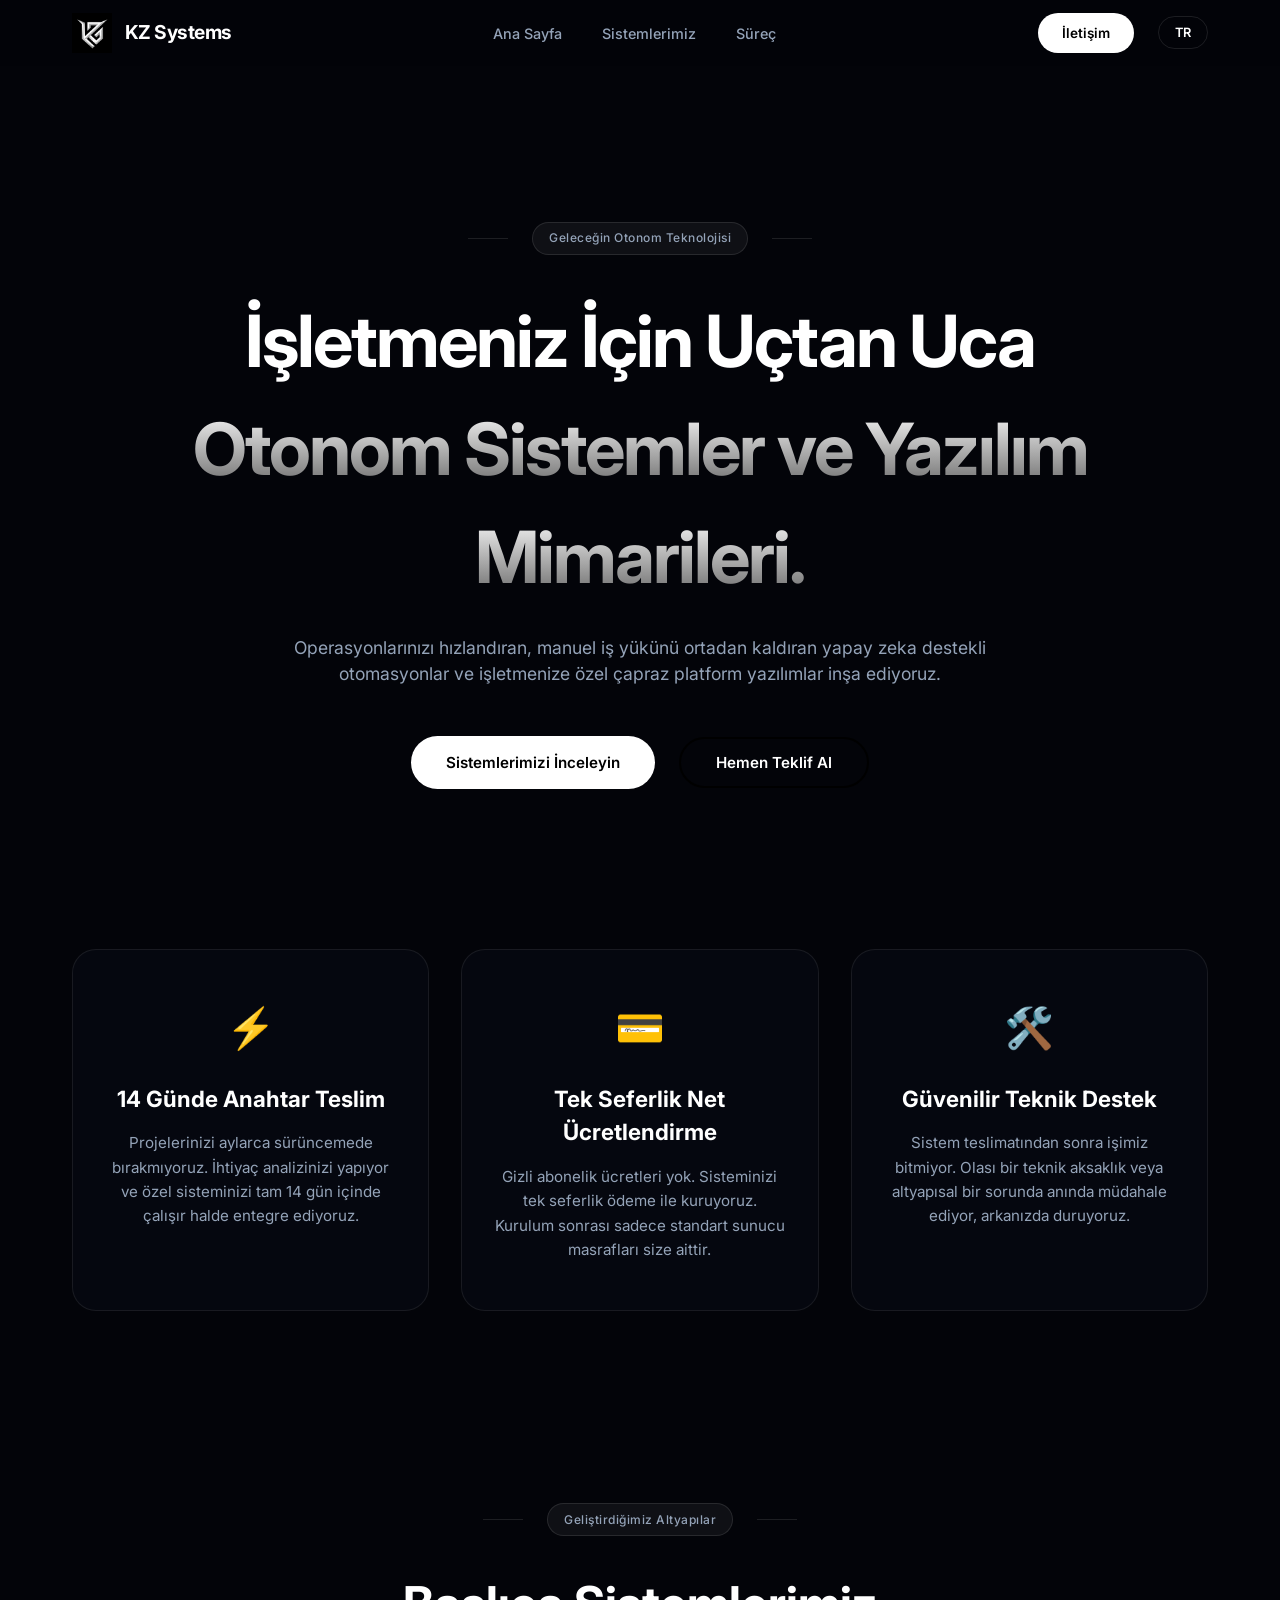
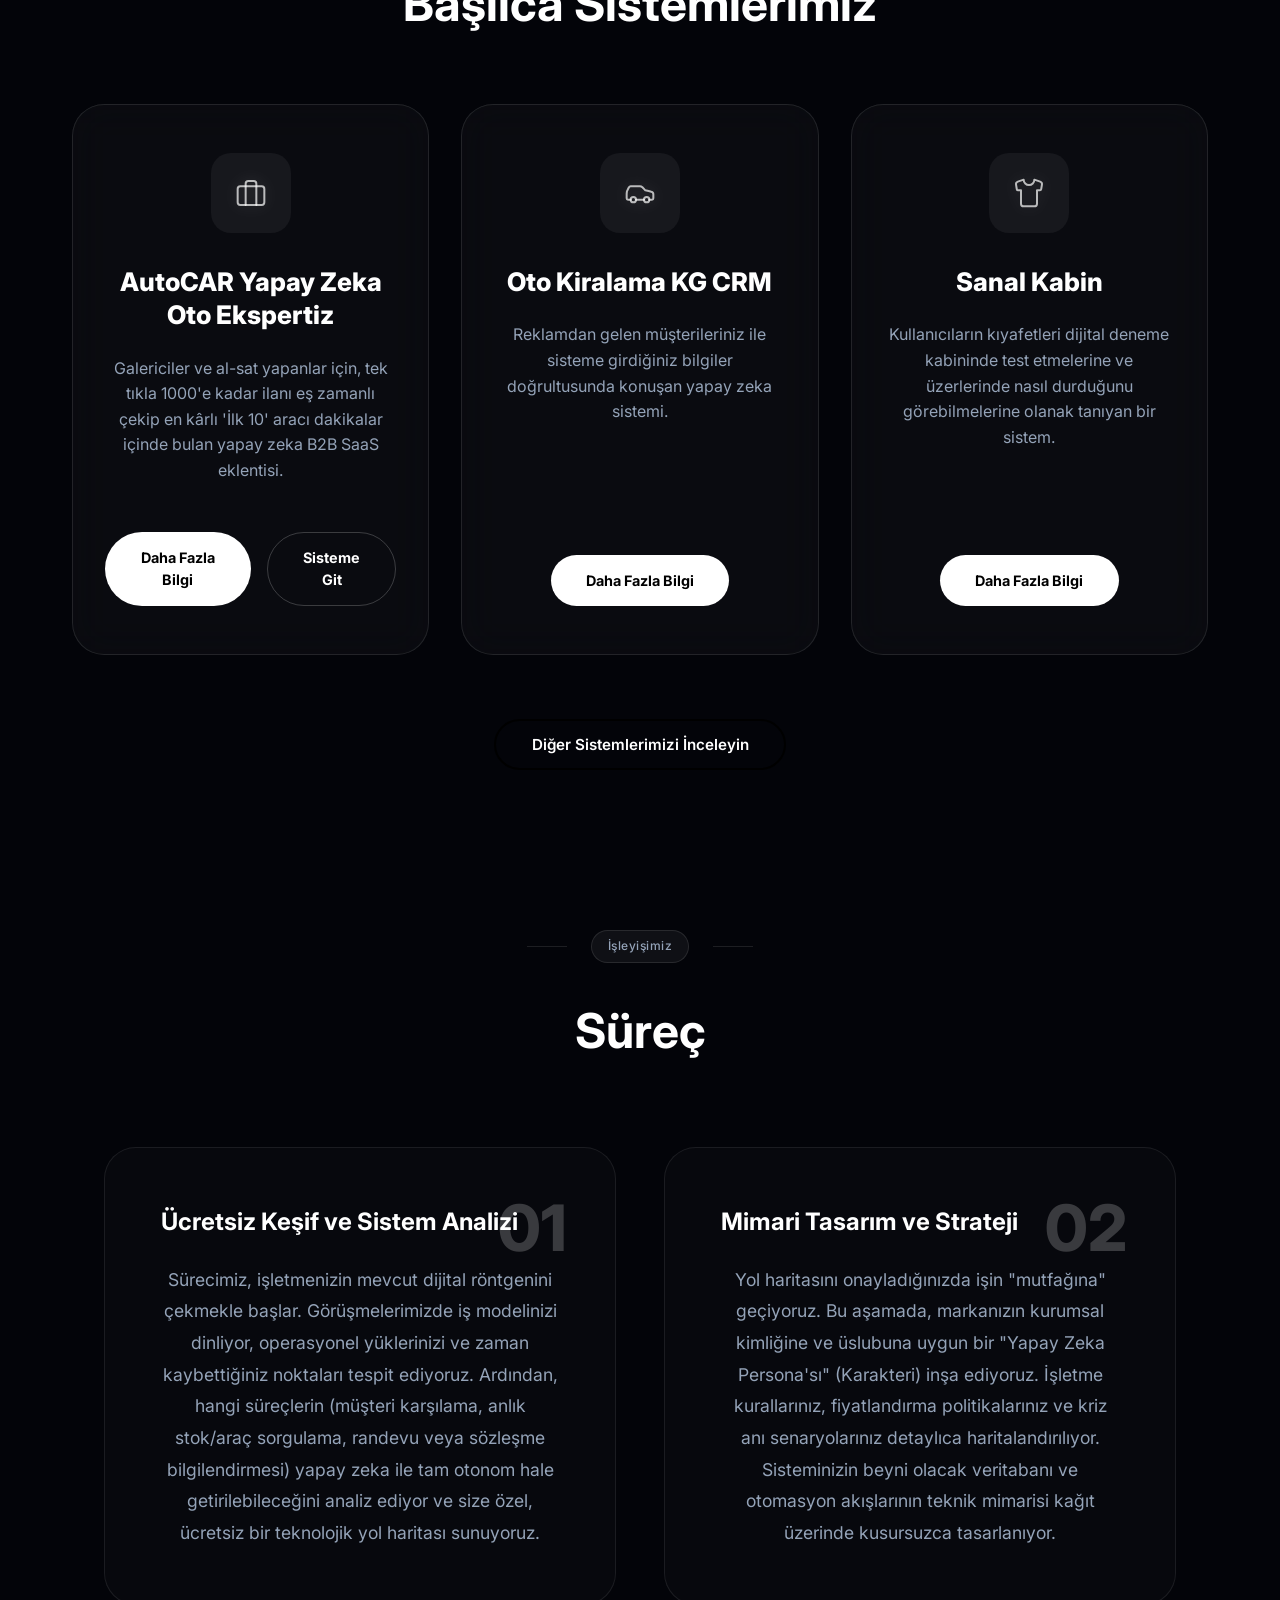
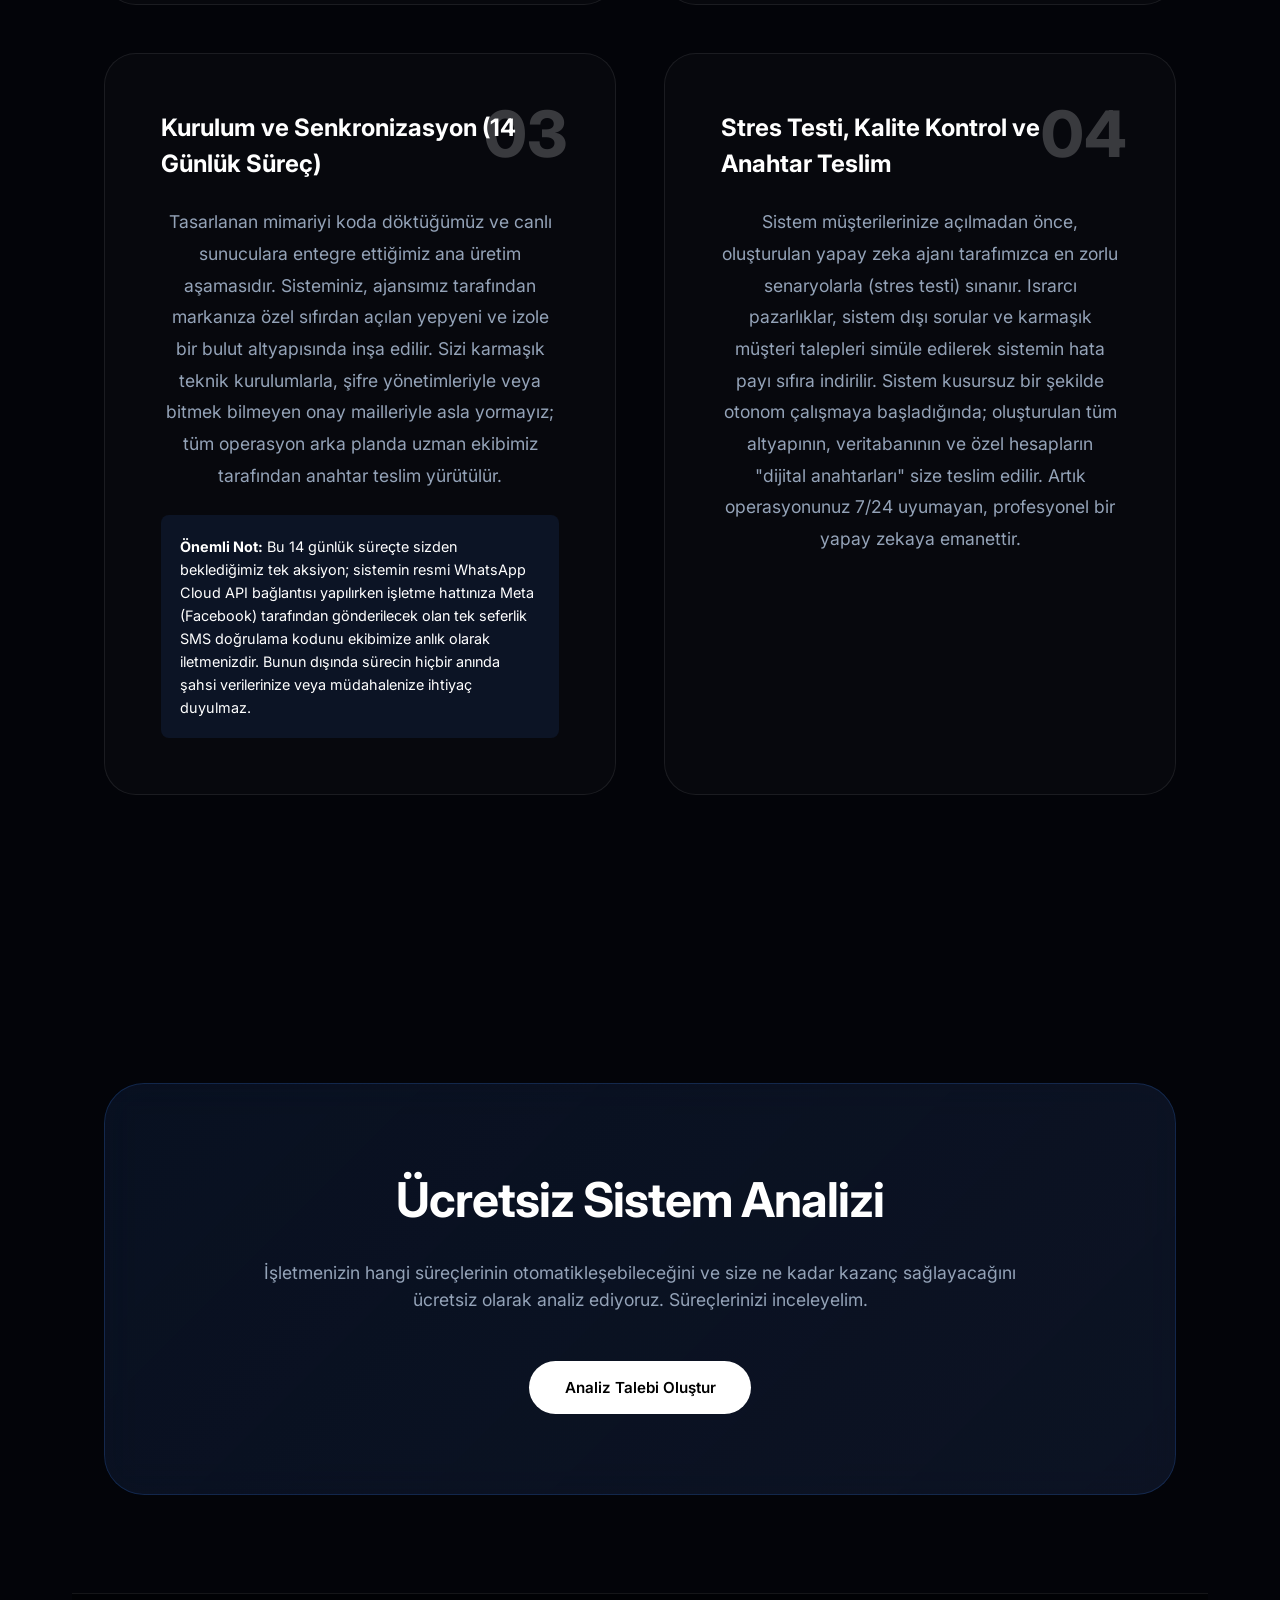
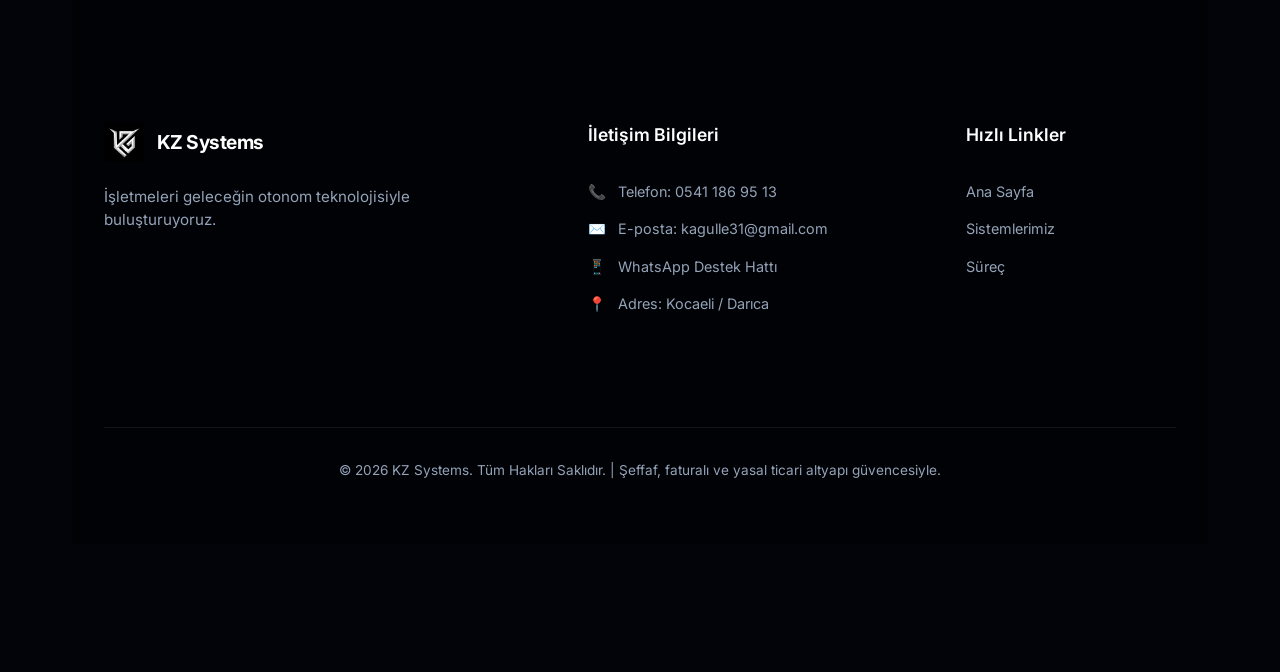
<file: index.html>
<!DOCTYPE html>
<html lang="tr">
<head>
    <meta charset="UTF-8">
    <meta name="viewport" content="width=device-width, initial-scale=1.0">
    <title>KZ Systems | Uçtan Uca Otonom Sistemler</title>
    <link rel="stylesheet" href="style.css?v=12">
    <link rel="preconnect" href="https://fonts.googleapis.com">
    <link rel="preconnect" href="https://fonts.gstatic.com" crossorigin>
    <link href="https://fonts.googleapis.com/css2?family=Inter:wght@300;400;500;600;700;800&display=swap" rel="stylesheet">
    <meta name="description" content="KZ Systems - İşletmenize özel otonom sistemler, yapay zeka otomasyonları ve yazılım mimarileri.">
</head>
<body>
    <!-- Background Glow System -->
    <div class="bg-system">
        <div class="glow-horizontal"></div>
        <div class="noise-overlay"></div>
    </div>

    <!-- Navigation -->
    <nav class="navbar">
        <div class="nav-container">
            <div class="nav-left">
                <div class="logo-area">
                    <img src="logo.png" alt="KZ Logo" class="brand-logo">
                    <span class="brand-name">KZ Systems</span>
                </div>
            </div>
            <div class="nav-center">
                <ul class="nav-links">
                    <li><a href="#home" data-tr="Ana Sayfa" data-en="Home">Ana Sayfa</a></li>
                    <li><a href="systems.html" target="_blank" data-tr="Sistemlerimiz" data-en="Our Systems">Sistemlerimiz</a></li>
                    <li><a href="#process" data-tr="Süreç" data-en="Process">Süreç</a></li>
                </ul>
            </div>
            <div class="nav-right">
                <div class="nav-actions">
                    <a href="#contact-info" class="btn-contact desktop-only" data-tr="İletişim" data-en="Contact">İletişim</a>
                    <div class="lang-switcher">
                        <button id="lang-btn">TR</button>
                        <div class="lang-dropdown">
                            <a href="#" onclick="changeLang('tr')">Türkçe</a>
                            <a href="#" onclick="changeLang('en')">English</a>
                        </div>
                    </div>
                    <!-- Hamburger Menu Toggle -->
                    <button class="mobile-menu-toggle" id="mobile-toggle">
                        <span></span>
                        <span></span>
                        <span></span>
                    </button>
                </div>
            </div>
        </div>
    </nav>

    <!-- Mobile Overlay Menu -->
    <div class="mobile-overlay" id="mobile-overlay">
        <div class="mobile-menu-content">
            <ul class="mobile-nav-links">
                <li><a href="#home" data-tr="Ana Sayfa" data-en="Home">Ana Sayfa</a></li>
                <li><a href="systems.html" target="_blank" data-tr="Sistemlerimiz" data-en="Our Systems">Sistemlerimiz</a></li>
                <li><a href="#process" data-tr="Süreç" data-en="Process">Süreç</a></li>
                <li><a href="#contact-info" class="btn-contact-mobile" data-tr="İletişim" data-en="Contact">İletişim</a></li>
            </ul>
        </div>
    </div>

    <!-- 1. Hero Section -->
    <section id="home" class="hero-saas">
        <div class="container">
            <div class="badge-wrapper fade-in">
                <div class="line"></div>
                <div class="badge" data-tr="Geleceğin Otonom Teknolojisi" data-en="Autonomous Technology of the Future">Geleceğin Otonom Teknolojisi</div>
                <div class="line"></div>
            </div>
            <h1 class="fade-in" data-tr="İşletmeniz İçin Uçtan Uca<br><span class='gradient-text'>Otonom Sistemler ve Yazılım Mimarileri.</span>" data-en="End-to-End Autonomous Systems<br><span class='gradient-text'>and Software Architectures for Your Business.</span>">İşletmeniz İçin Uçtan Uca<br><span class="gradient-text">Otonom Sistemler ve Yazılım Mimarileri.</span></h1>
            <p class="fade-in" data-tr="Operasyonlarınızı hızlandıran, manuel iş yükünü ortadan kaldıran yapay zeka destekli otomasyonlar ve işletmenize özel çapraz platform yazılımlar inşa ediyoruz." data-en="We build AI-powered automations that accelerate your operations, eliminate manual workload, and develop cross-platform software tailored to your business.">Operasyonlarınızı hızlandıran, manuel iş yükünü ortadan kaldıran yapay zeka destekli otomasyonlar ve işletmenize özel çapraz platform yazılımlar inşa ediyoruz.</p>
            <div class="hero-btns fade-in">
                <a href="systems.html" class="btn-primary-v2" data-tr="Sistemlerimizi İnceleyin" data-en="Explore Our Systems">Sistemlerimizi İnceleyin</a>
                <a href="https://wa.me/905411869513" target="_blank" class="btn-secondary-v2" data-tr="Hemen Teklif Al" data-en="Get Quote Now">Hemen Teklif Al</a>
            </div>
        </div>
    </section>

    <!-- 2. Neden Biz? (Value Proposition) -->
    <section class="value-prop">
        <div class="container">
            <div class="value-grid">
                <!-- Card 1 -->
                <div class="value-card fade-in">
                    <div class="value-icon">⚡</div>
                    <h3 data-tr="14 Günde Anahtar Teslim" data-en="14-Day Turnkey Delivery">14 Günde Anahtar Teslim</h3>
                    <p data-tr="Projelerinizi aylarca sürüncemede bırakmıyoruz. İhtiyaç analizinizi yapıyor ve özel sisteminizi tam 14 gün içinde çalışır halde entegre ediyoruz." data-en="We don't keep your projects in limbo for months. We analyze your needs and integrate your custom system fully operational within exactly 14 days.">Projelerinizi aylarca sürüncemede bırakmıyoruz. İhtiyaç analizinizi yapıyor ve özel sisteminizi tam 14 gün içinde çalışır halde entegre ediyoruz.</p>
                </div>
                <!-- Card 2 -->
                <div class="value-card fade-in" style="animation-delay: 0.1s;">
                    <div class="value-icon">💳</div>
                    <h3 data-tr="Tek Seferlik Net Ücretlendirme" data-en="One-Time Fixed Pricing">Tek Seferlik Net Ücretlendirme</h3>
                    <p data-tr="Gizli abonelik ücretleri yok. Sisteminizi tek seferlik ödeme ile kuruyoruz. Kurulum sonrası sadece standart sunucu masrafları size aittir." data-en="No hidden subscription fees. We set up your system with a one-time payment. After installation, only standard server costs belong to you.">Gizli abonelik ücretleri yok. Sisteminizi tek seferlik ödeme ile kuruyoruz. Kurulum sonrası sadece standart sunucu masrafları size aittir.</p>
                </div>
                <!-- Card 3 -->
                <div class="value-card fade-in" style="animation-delay: 0.2s;">
                    <div class="value-icon">🛠️</div>
                    <h3 data-tr="Güvenilir Teknik Destek" data-en="Reliable Technical Support">Güvenilir Teknik Destek</h3>
                    <p data-tr="Sistem teslimatından sonra işimiz bitmiyor. Olası bir teknik aksaklık veya altyapısal bir sorunda anında müdahale ediyor, arkanızda duruyoruz." data-en="Our job doesn't end after delivery. In case of any technical hitch or infrastructure issue, we intervene immediately and stand by you.">Sistem teslimatından sonra işimiz bitmiyor. Olası bir teknik aksaklık veya altyapısal bir sorunda anında müdahale ediyor, arkanızda duruyoruz.</p>
                </div>
            </div>
        </div>
    </section>

    <!-- 4. Geliştirdiğimiz Altyapılar -->
    <section id="systems" class="articles-section">
        <div class="container">
            <div class="badge-wrapper fade-in">
                <div class="line"></div>
                <div class="badge" data-tr="Geliştirdiğimiz Altyapılar" data-en="Architectures We Develop">Geliştirdiğimiz Altyapılar</div>
                <div class="line"></div>
            </div>
            <h2 class="section-title fade-in" data-tr="Başlıca Sistemlerimiz" data-en="Our Primary Systems">Başlıca Sistemlerimiz</h2>

            <div class="article-grid-v2">
                <!-- Block 0 -->
                <div class="system-box-v3 fade-in">
                    <div class="card-visual-small">
                        <svg width="32" height="32" viewBox="0 0 24 24" fill="none" stroke="currentColor" stroke-width="1.5" stroke-linecap="round" stroke-linejoin="round" class="system-icon"><rect x="2" y="7" width="20" height="14" rx="2" ry="2"/><path d="M16 21V5a2 2 0 0 0-2-2h-4a2 2 0 0 0-2 2v16"/></svg>
                    </div>
                    <div class="system-content-v3">
                        <h3 data-tr="AutoCAR Yapay Zeka Oto Ekspertiz" data-en="AutoCAR AI Auto Appraiser">AutoCAR Yapay Zeka Oto Ekspertiz</h3>
                        <p data-tr="Galericiler ve al-sat yapanlar için, tek tıkla 1000'e kadar ilanı eş zamanlı çekip en kârlı 'İlk 10' aracı dakikalar içinde bulan yapay zeka B2B SaaS eklentisi." data-en="AI browser extension B2B SaaS for car dealers that fetches up to 1000 listings simultaneously and finds the most profitable 'Top 10' cars in minutes.">Galericiler ve al-sat yapanlar için, tek tıkla 1000'e kadar ilanı eş zamanlı çekip en kârlı 'İlk 10' aracı dakikalar içinde bulan yapay zeka B2B SaaS eklentisi.</p>
                        <div style="display: flex; gap: 1rem; justify-content: center; width: 100%; margin-top: auto;">
                            <a href="autocar.html" class="btn-read" style="margin-top: 0 !important;" data-tr="Daha Fazla Bilgi" data-en="More Info">Daha Fazla Bilgi</a>
                            <a href="https://auto-car-gold.vercel.app" target="_blank" class="btn-read" style="margin-top: 0 !important; background: transparent; border: 1px solid rgba(255,255,255,0.2); color: #fff;" data-tr="Sisteme Git" data-en="Go to System">Sisteme Git</a>
                        </div>
                    </div>
                </div>

                <!-- Block 1 -->
                <div class="system-box-v3 fade-in">
                    <div class="card-visual-small">
                        <svg width="32" height="32" viewBox="0 0 24 24" fill="none" stroke="currentColor" stroke-width="1.5" stroke-linecap="round" stroke-linejoin="round" class="system-icon"><path d="M19 17h2c.6 0 1-.4 1-1v-3c0-.9-.7-1.7-1.5-1.9C18.7 10.6 16 10 16 10s-1.3-1.4-2.2-2.3c-.5-.4-1.1-.7-1.8-.7H5c-.6 0-1.1.4-1.4.9l-1.4 2.9C2.1 11.6 2 12.2 2 12.8V16c0 .6.4 1 1 1h2"/><circle cx="7" cy="17" r="2"/><path d="M9 17h6"/><circle cx="17" cy="17" r="2"/></svg>
                    </div>
                    <div class="system-content-v3">
                        <h3 data-tr="Oto Kiralama KG CRM" data-en="Car Rental KG CRM">Oto Kiralama KG CRM</h3>
                        <p data-tr="Reklamdan gelen müşterileriniz ile sisteme girdiğiniz bilgiler doğrultusunda konuşan yapay zeka sistemi." data-en="An AI system that communicates with your customers from ads based on the information you provide.">Reklamdan gelen müşterileriniz ile sisteme girdiğiniz bilgiler doğrultusunda konuşan yapay zeka sistemi.</p>
                        <a href="oto-kiralama.html" class="btn-read" data-tr="Daha Fazla Bilgi" data-en="More Info">Daha Fazla Bilgi</a>
                    </div>
                </div>

                <!-- Block 2 -->
                <div class="system-box-v3 fade-in" style="animation-delay: 0.1s;">
                    <div class="card-visual-small">
                        <svg width="32" height="32" viewBox="0 0 24 24" fill="none" stroke="currentColor" stroke-width="1.5" stroke-linecap="round" stroke-linejoin="round" class="system-icon"><path d="M20.38 3.46 16 2a4 4 0 0 1-8 0L3.62 3.46a2 2 0 0 0-1.34 2.23l.58 3.47a1 1 0 0 0 .99.84H6v10c0 1.1.9 2 2 2h8a2 2 0 0 0 2-2V10h2.15a1 1 0 0 0 .99-.84l.58-3.47a2 2 0 0 0-1.34-2.23z"/></svg>
                    </div>
                    <div class="system-content-v3">
                        <h3 data-tr="Sanal Kabin" data-en="Virtual Fitting Room">Sanal Kabin</h3>
                        <p data-tr="Kullanıcıların kıyafetleri dijital deneme kabininde test etmelerine ve üzerlerinde nasıl durduğunu görebilmelerine olanak tanıyan bir sistem." data-en="A system that allows users to test clothes in a digital fitting room and see how they look on them.">Kullanıcıların kıyafetleri dijital deneme kabininde test etmelerine ve üzerlerinde nasıl durduğunu görebilmelerine olanak tanıyan bir sistem.</p>
                        <a href="sanal-kabin.html" class="btn-read" data-tr="Daha Fazla Bilgi" data-en="More Info">Daha Fazla Bilgi</a>
                    </div>
                </div>


            </div>
            
            <div class="systems-more fade-in" style="text-align: center; margin-top: 4rem;">
                <a href="systems.html" class="btn-secondary-v2" data-tr="Diğer Sistemlerimizi İnceleyin" data-en="Explore Our Other Systems">Diğer Sistemlerimizi İnceleyin</a>
            </div>
            
    <!-- 5. Süreç Section -->
    <section id="process" class="process-section">
        <div class="container">
            <div class="badge-wrapper fade-in">
                <div class="line"></div>
                <div class="badge" data-tr="İşleyişimiz" data-en="Our Process">İşleyişimiz</div>
                <div class="line"></div>
            </div>
            <h2 class="section-title fade-in" data-tr="Süreç" data-en="Process">Süreç</h2>

            <div class="process-grid">
                <!-- Step 1 -->
                <div class="process-card fade-in">
                    <div class="step-num">01</div>
                    <div class="process-content">
                        <h3 data-tr="Ücretsiz Keşif ve Sistem Analizi" data-en="Free Discovery and System Analysis">Ücretsiz Keşif ve Sistem Analizi</h3>
                        <p data-tr="Sürecimiz, işletmenizin mevcut dijital röntgenini çekmekle başlar. Görüşmelerimizde iş modelinizi dinliyor, operasyonel yüklerinizi ve zaman kaybettiğiniz noktaları tespit ediyoruz. Ardından, hangi süreçlerin (müşteri karşılama, anlık stok/araç sorgulama, randevu veya sözleşme bilgilendirmesi) yapay zeka ile tam otonom hale getirilebileceğini analiz ediyor ve size özel, ücretsiz bir teknolojik yol haritası sunuyoruz." data-en="Our process begins with taking a digital X-ray of your business. We listen to your business model, identifying operational burdens and time-consuming points. Then, we analyze which processes can be fully automated with AI and provide you with a custom, free technological roadmap.">Sürecimiz, işletmenizin mevcut dijital röntgenini çekmekle başlar. Görüşmelerimizde iş modelinizi dinliyor, operasyonel yüklerinizi ve zaman kaybettiğiniz noktaları tespit ediyoruz. Ardından, hangi süreçlerin (müşteri karşılama, anlık stok/araç sorgulama, randevu veya sözleşme bilgilendirmesi) yapay zeka ile tam otonom hale getirilebileceğini analiz ediyor ve size özel, ücretsiz bir teknolojik yol haritası sunuyoruz.</p>
                    </div>
                </div>

                <!-- Step 2 -->
                <div class="process-card fade-in" style="animation-delay: 0.1s;">
                    <div class="step-num">02</div>
                    <div class="process-content">
                        <h3 data-tr="Mimari Tasarım ve Strateji" data-en="Architectural Design and Strategy">Mimari Tasarım ve Strateji</h3>
                        <p data-tr="Yol haritasını onayladığınızda işin 'mutfağına' geçiyoruz. Bu aşamada, markanızın kurumsal kimliğine ve üslubuna uygun bir 'Yapay Zeka Persona'sı' (Karakteri) inşa ediyoruz. İşletme kurallarınız, fiyatlandırma politikalarınız ve kriz anı senaryolarınız detaylıca haritalandırılıyor. Sisteminizin beyni olacak veritabanı ve otomasyon akışlarının teknik mimarisi kağıt üzerinde kusursuzca tasarlanıyor." data-en="When you approve the roadmap, we move to the 'kitchen'. We build an 'AI Persona' suitable for your brand's tone. Your business rules, pricing policies, and crisis scenarios are mapped out. The technical architecture of the database and automation flows is flawlessly designed.">Yol haritasını onayladığınızda işin "mutfağına" geçiyoruz. Bu aşamada, markanızın kurumsal kimliğine ve üslubuna uygun bir "Yapay Zeka Persona'sı" (Karakteri) inşa ediyoruz. İşletme kurallarınız, fiyatlandırma politikalarınız ve kriz anı senaryolarınız detaylıca haritalandırılıyor. Sisteminizin beyni olacak veritabanı ve otomasyon akışlarının teknik mimarisi kağıt üzerinde kusursuzca tasarlanıyor.</p>
                    </div>
                </div>

                <!-- Step 3 -->
                <div class="process-card fade-in" style="animation-delay: 0.2s;">
                    <div class="step-num">03</div>
                    <div class="process-content">
                        <h3 data-tr="Kurulum ve Senkronizasyon (14 Günlük Süreç)" data-en="Installation and Synchronization (14-Day Process)">Kurulum ve Senkronizasyon (14 Günlük Süreç)</h3>
                        <p data-tr="Tasarlanan mimariyi koda döktüğümüz ve canlı sunuculara entegre ettiğimiz ana üretim aşamasıdır. Sisteminiz, ajansımız tarafından markanıza özel sıfırdan açılan yepyeni ve izole bir bulut altyapısında inşa edilir. Sizi karmaşık teknik kurulumlarla, şifre yönetimleriyle veya bitmek bilmeyen onay mailleriyle asla yormayız." data-en="The main production phase where we code and integrate into live servers. Your system is built on a brand new and isolated cloud infrastructure created specifically for your brand. We never tire you with complex technical setups.">Tasarlanan mimariyi koda döktüğümüz ve canlı sunuculara entegre ettiğimiz ana üretim aşamasıdır. Sisteminiz, ajansımız tarafından markanıza özel sıfırdan açılan yepyeni ve izole bir bulut altyapısında inşa edilir. Sizi karmaşık teknik kurulumlarla, şifre yönetimleriyle veya bitmek bilmeyen onay mailleriyle asla yormayız; tüm operasyon arka planda uzman ekibimiz tarafından anahtar teslim yürütülür.</p>
                        <div class="important-note" style="margin-top: 1.5rem; padding: 1.2rem; background: rgba(59, 130, 246, 0.1); border-left: 3px solid var(--accent-primary); border-radius: 8px;">
                            <strong data-tr="Önemli Not:" data-en="Important Note:">Önemli Not:</strong>
                            <span data-tr="Bu 14 günlük süreçte sizden beklediğimiz tek aksiyon; sistemin resmi WhatsApp Cloud API bağlantısı yapılırken işletme hattınıza Meta (Facebook) tarafından gönderilecek olan tek seferlik SMS doğrulama kodunu ekibimize anlık olarak iletmenizdir. Bunun dışında sürecin hiçbir anında şahsi verilerinize veya müdahalenize ihtiyaç duyulmaz." data-en="The only action we expect from you is to instantly share the one-time SMS verification code sent by Meta (Facebook) to your business line while connecting to the official WhatsApp Cloud API. No personal data or intervention is needed otherwise.">Bu 14 günlük süreçte sizden beklediğimiz tek aksiyon; sistemin resmi WhatsApp Cloud API bağlantısı yapılırken işletme hattınıza Meta (Facebook) tarafından gönderilecek olan tek seferlik SMS doğrulama kodunu ekibimize anlık olarak iletmenizdir. Bunun dışında sürecin hiçbir anında şahsi verilerinize veya müdahalenize ihtiyaç duyulmaz.</span>
                        </div>
                    </div>
                </div>

                <!-- Step 4 -->
                <div class="process-card fade-in" style="animation-delay: 0.3s;">
                    <div class="step-num">04</div>
                    <div class="process-content">
                        <h3 data-tr="Stres Testi, Kalite Kontrol ve Anahtar Teslim" data-en="Stress Test, Quality Control and Turnkey Delivery">Stres Testi, Kalite Kontrol ve Anahtar Teslim</h3>
                        <p data-tr="Sistem müşterilerinize açılmadan önce, oluşturulan yapay zeka ajanı tarafımızca en zorlu senaryolarla (stres testi) sınanır. Israrcı pazarlıklar, sistem dışı sorular ve karmaşık müşteri talepleri simüle edilerek sistemin hata payı sıfıra indirilir. Sistem kusursuz bir şekilde otonom çalışmaya başladığında; oluşturulan tüm altyapının, veritabanının ve özel hesapların 'dijital anahtarları' size teslim edilir." data-en="Before opening to customers, the AI agent is tested with the toughest scenarios. Persistent negotiations and complex requests are simulated to reduce the error margin to zero. When it works flawlessly, the 'digital keys' to all infrastructure are delivered to you.">Sistem müşterilerinize açılmadan önce, oluşturulan yapay zeka ajanı tarafımızca en zorlu senaryolarla (stres testi) sınanır. Israrcı pazarlıklar, sistem dışı sorular ve karmaşık müşteri talepleri simüle edilerek sistemin hata payı sıfıra indirilir. Sistem kusursuz bir şekilde otonom çalışmaya başladığında; oluşturulan tüm altyapının, veritabanının ve özel hesapların "dijital anahtarları" size teslim edilir. Artık operasyonunuz 7/24 uyumayan, profesyonel bir yapay zekaya emanettir.</p>
                    </div>
                </div>
            </div>
        </div>
    </section>

    <!-- 5. Ücretsiz Sistem Analizi -->
    <section class="analysis-section">
        <div class="container">
            <div class="analysis-box fade-in">
                <h2 data-tr="Ücretsiz Sistem Analizi" data-en="Free System Analysis">Ücretsiz Sistem Analizi</h2>
                <p data-tr="İşletmenizin hangi süreçlerinin otomatikleşebileceğini ve size ne kadar kazanç sağlayacağını ücretsiz olarak analiz ediyoruz. Süreçlerinizi inceleyelim." data-en="We analyze for free which processes of your business can be automated and how much gain it will provide. Let's examine your processes.">İşletmenizin hangi süreçlerinin otomatikleşebileceğini ve size ne kadar kazanç sağlayacağını ücretsiz olarak analiz ediyoruz. Süreçlerinizi inceleyelim.</p>
                <a href="https://wa.me/905411869513" target="_blank" class="btn-primary-v2" data-tr="Analiz Talebi Oluştur" data-en="Create Analysis Request">Analiz Talebi Oluştur</a>
            </div>
        </div>
    </section>

    <!-- 6. Footer -->
    <footer id="contact-info" class="footer-detailed">
        <div class="container">
            <div class="footer-grid">
                <div class="footer-brand">
                    <div class="logo-area">
                        <img src="logo.png" alt="KZ Logo" class="brand-logo">
                        <span class="brand-name">KZ Systems</span>
                    </div>
                    <p class="brand-desc" data-tr="İşletmeleri geleceğin otonom teknolojisiyle buluşturuyoruz." data-en="Connecting businesses with the autonomous technology of the future.">İşletmeleri geleceğin otonom teknolojisiyle buluşturuyoruz.</p>
                </div>
                <div class="footer-contact">
                    <h4 data-tr="İletişim Bilgileri" data-en="Contact Information">İletişim Bilgileri</h4>
                    <ul>
                        <li><span class="icon">📞</span> <span data-tr="Telefon: 0541 186 95 13" data-en="Phone: +90 541 186 95 13">Telefon: 0541 186 95 13</span></li>
                        <li><span class="icon">✉️</span> <span data-tr="E-posta: kagulle31@gmail.com" data-en="Email: kagulle31@gmail.com">E-posta: kagulle31@gmail.com</span></li>
                        <li><span class="icon">📱</span> <a href="https://wa.me/905411869513" target="_blank" data-tr="WhatsApp Destek Hattı" data-en="WhatsApp Support Line">WhatsApp Destek Hattı</a></li>
                        <li><span class="icon">📍</span> <span data-tr="Adres: Kocaeli / Darıca" data-en="Address: Kocaeli / Darıca">Adres: Kocaeli / Darıca</span></li>
                    </ul>
                </div>
                <div class="footer-links">
                    <h4 data-tr="Hızlı Linkler" data-en="Quick Links">Hızlı Linkler</h4>
                    <ul>
                        <li><a href="#home" data-tr="Ana Sayfa" data-en="Home">Ana Sayfa</a></li>
                        <li><a href="#systems" data-tr="Sistemlerimiz" data-en="Our Systems">Sistemlerimiz</a></li>
                        <li><a href="#process" data-tr="Süreç" data-en="Process">Süreç</a></li>
                    </ul>
                </div>
            </div>
            <div class="footer-bottom">
                <p data-tr="© 2026 KZ Systems. Tüm Hakları Saklıdır. | Şeffaf, faturalı ve yasal ticari altyapı güvencesiyle." data-en="© 2026 KZ Systems. All Rights Reserved. | With the assurance of transparent, invoiced and legal commercial infrastructure.">© 2026 KZ Systems. Tüm Hakları Saklıdır. | Şeffaf, faturalı ve yasal ticari altyapı güvencesiyle.</p>
            </div>
        </div>
    </footer>

    <script src="main.js"></script>
</body>
</html>
</file>
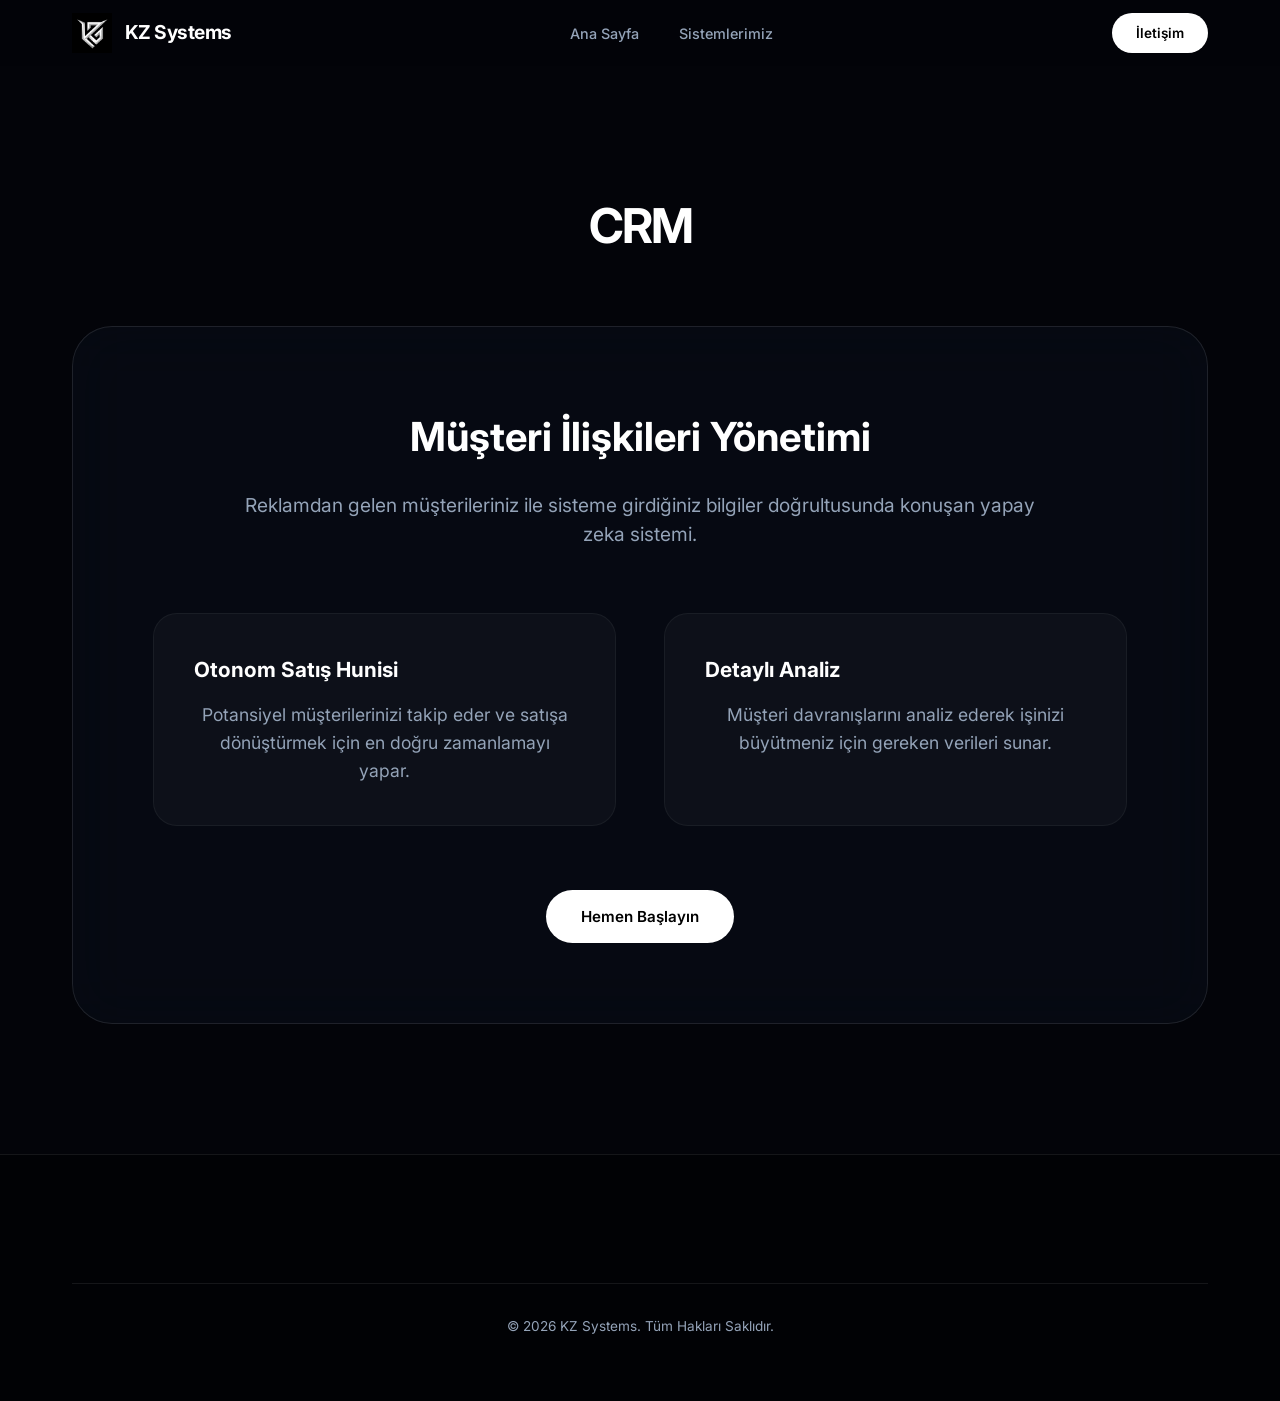
<file: crm.html>
<!DOCTYPE html>
<html lang="tr">
<head>
    <meta charset="UTF-8">
    <meta name="viewport" content="width=device-width, initial-scale=1.0">
    <title>CRM | KZ Systems</title>
    <link rel="stylesheet" href="style.css">
    <link rel="preconnect" href="https://fonts.googleapis.com">
    <link rel="preconnect" href="https://fonts.gstatic.com" crossorigin>
    <link href="https://fonts.googleapis.com/css2?family=Inter:wght@300;400;500;600;700;800&display=swap" rel="stylesheet">
</head>
<body>
    <div class="bg-system">
        <div class="glow-horizontal"></div>
        <div class="noise-overlay"></div>
    </div>

    <!-- Navigation -->
    <nav class="navbar scrolled">
        <div class="nav-container">
            <div class="nav-left">
                <div class="logo-area">
                    <img src="logo.png" alt="KZ Logo" class="brand-logo">
                    <span class="brand-name">KZ Systems</span>
                </div>
            </div>
            <div class="nav-center">
                <ul class="nav-links">
                    <li><a href="index.html" data-tr="Ana Sayfa" data-en="Home">Ana Sayfa</a></li>
                    <li><a href="systems.html" data-tr="Sistemlerimiz" data-en="Our Systems">Sistemlerimiz</a></li>
                </ul>
            </div>
            <div class="nav-right">
                <div class="nav-actions">
                    <a href="index.html#contact-info" class="btn-contact" data-tr="İletişim" data-en="Contact">İletişim</a>
                </div>
            </div>
        </div>
    </nav>

    <section class="system-detail">
        <div class="container">
            <h1 class="section-title fade-in visible" data-tr="CRM" data-en="CRM">CRM</h1>
            <div class="detail-box fade-in visible">
                <div class="detail-header">
                    <h2 data-tr="Müşteri İlişkileri Yönetimi" data-en="Customer Relationship Management">Müşteri İlişkileri Yönetimi</h2>
                    <p data-tr="Reklamdan gelen müşterileriniz ile sisteme girdiğiniz bilgiler doğrultusunda konuşan yapay zeka sistemi." data-en="An AI system that communicates with your customers from ads based on the information you provide.">Reklamdan gelen müşterileriniz ile sisteme girdiğiniz bilgiler doğrultusunda konuşan yapay zeka sistemi.</p>
                </div>
                <div class="detail-grid">
                    <div class="detail-item">
                        <h4 data-tr="Otonom Satış Hunisi" data-en="Autonomous Sales Funnel">Otonom Satış Hunisi</h4>
                        <p data-tr="Potansiyel müşterilerinizi takip eder ve satışa dönüştürmek için en doğru zamanlamayı yapar." data-en="Tracks your leads and determines the best timing to convert them into sales.">Potansiyel müşterilerinizi takip eder ve satışa dönüştürmek için en doğru zamanlamayı yapar.</p>
                    </div>
                    <div class="detail-item">
                        <h4 data-tr="Detaylı Analiz" data-en="Detailed Analytics">Detaylı Analiz</h4>
                        <p data-tr="Müşteri davranışlarını analiz ederek işinizi büyütmeniz için gereken verileri sunar." data-en="Analyzes customer behavior to provide the data needed to grow your business.">Müşteri davranışlarını analiz ederek işinizi büyütmeniz için gereken verileri sunar.</p>
                    </div>
                </div>
                <div class="detail-footer">
                    <a href="index.html#contact-info" class="btn-primary-v2" data-tr="Hemen Başlayın" data-en="Get Started Now">Hemen Başlayın</a>
                </div>
            </div>
        </div>
    </section>

    <footer class="footer-detailed">
        <div class="container"><div class="footer-bottom"><p>© 2026 KZ Systems. Tüm Hakları Saklıdır.</p></div></div>
    </footer>
    <script src="main.js"></script>
</body>
</html>
</file>
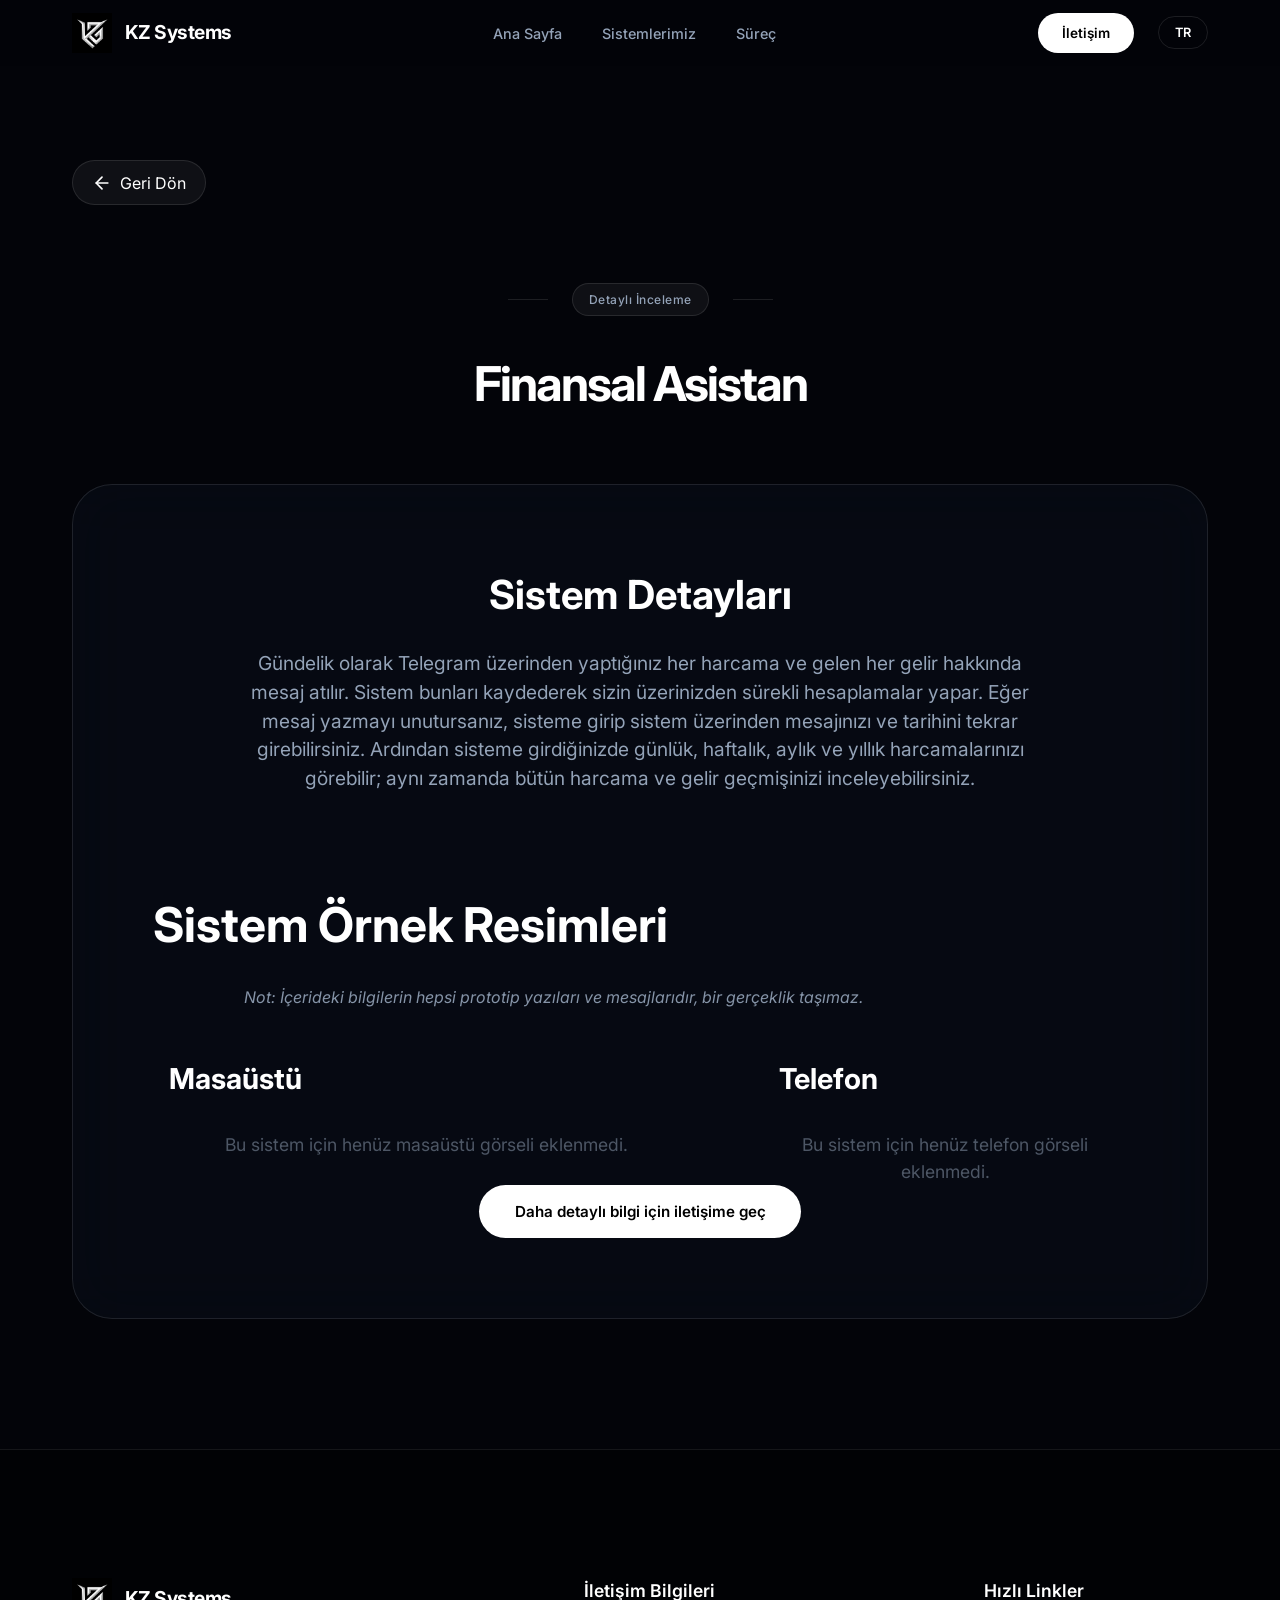
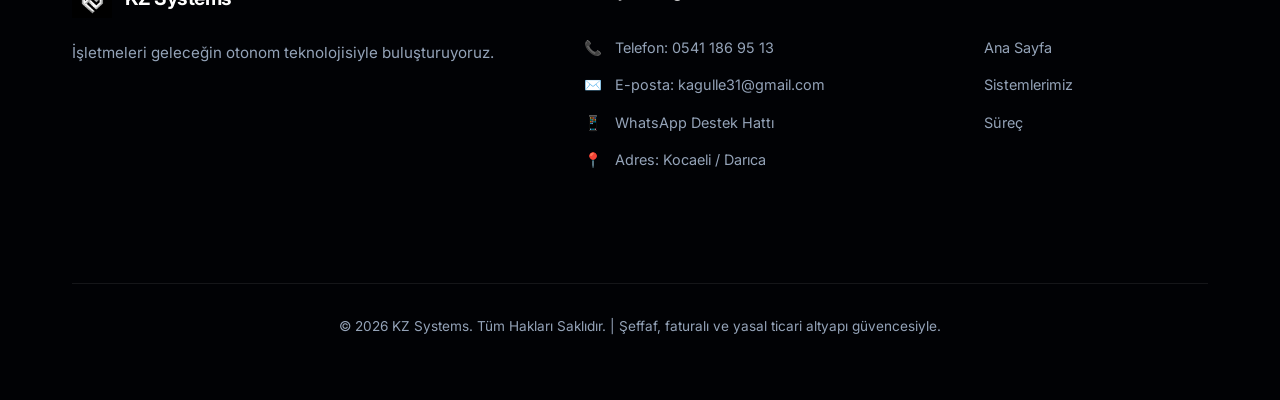
<file: finansal-asistan.html>
<!DOCTYPE html>
<html lang="tr">
<head>
    <meta charset="UTF-8">
    <meta name="viewport" content="width=device-width, initial-scale=1.0">
    <title>Finansal Asistan | KZ Systems</title>
    <link rel="stylesheet" href="style.css?v=12">
    <link rel="preconnect" href="https://fonts.googleapis.com">
    <link rel="preconnect" href="https://fonts.gstatic.com" crossorigin>
    <link href="https://fonts.googleapis.com/css2?family=Inter:wght@300;400;500;600;700;800&display=swap" rel="stylesheet">
    <style>
        .screenshot-section { margin-top: 6rem; }
        .screenshot-grid { display: grid; grid-template-columns: 1.5fr 1fr; gap: 4rem; }
        .screenshot-column h3 { font-size: 1.8rem; margin-bottom: 2rem; color: #fff; border-left: 4px solid var(--accent-primary); padding-left: 1rem; }
        .screenshot-list { display: flex; flex-direction: column; gap: 2rem; }
        .screenshot-item { background: rgba(255,255,255,0.03); border-radius: 16px; border: 1px solid rgba(255,255,255,0.1); overflow: hidden; }
        .screenshot-item img { width: 100%; height: auto; display: block; }
        .screenshot-note { margin: 1.5rem 0 3rem 0; color: var(--text-secondary); font-style: italic; font-size: 1rem; opacity: 0.9; }
        @media (max-width: 992px) { .screenshot-grid { grid-template-columns: 1fr; } }
    </style>
</head>
<body>
    <div class="bg-system"><div class="glow-horizontal"></div><div class="noise-overlay"></div></div>

    <!-- Navigation -->
    <nav class="navbar scrolled">
        <div class="nav-container">
            <div class="nav-left">
                <div class="logo-area">
                    <img src="logo.png" alt="KZ Logo" class="brand-logo">
                    <span class="brand-name">KZ Systems</span>
                </div>
            </div>
            <div class="nav-center">
                <ul class="nav-links">
                    <li><a href="index.html#home" data-tr="Ana Sayfa" data-en="Home">Ana Sayfa</a></li>
                    <li><a href="systems.html" data-tr="Sistemlerimiz" data-en="Our Systems">Sistemlerimiz</a></li>
                    <li><a href="index.html#process" data-tr="Süreç" data-en="Process">Süreç</a></li>
                </ul>
            </div>
            <div class="nav-right">
                <div class="nav-actions">
                    <a href="#contact-info" class="btn-contact desktop-only" data-tr="İletişim" data-en="Contact">İletişim</a>
                    <div class="lang-switcher">
                        <button id="lang-btn">TR</button>
                        <div class="lang-dropdown">
                            <a href="#" onclick="changeLang('tr')">Türkçe</a>
                            <a href="#" onclick="changeLang('en')">English</a>
                        </div>
                    </div>
                    <!-- Hamburger Menu Toggle -->
                    <button class="mobile-menu-toggle" id="mobile-toggle">
                        <span></span>
                        <span></span>
                        <span></span>
                    </button>
                </div>
            </div>
        </div>
    </nav>

    <!-- Mobile Overlay Menu -->
    <div class="mobile-overlay" id="mobile-overlay">
        <div class="mobile-menu-content">
            <ul class="mobile-nav-links">
                <li><a href="index.html#home" data-tr="Ana Sayfa" data-en="Home">Ana Sayfa</a></li>
                <li><a href="systems.html" data-tr="Sistemlerimiz" data-en="Our Systems">Sistemlerimiz</a></li>
                <li><a href="index.html#process" data-tr="Süreç" data-en="Process">Süreç</a></li>
                <li><a href="#contact-info" class="btn-contact-mobile" data-tr="İletişim" data-en="Contact">İletişim</a></li>
            </ul>
        </div>
    </div>

    <section class="system-detail">
        <div class="container">
            <div style="margin-bottom: 3rem;">
                <a href="systems.html" class="back-btn" style="display: inline-flex; align-items: center; gap: 0.5rem; color: #fff; text-decoration: none; background: rgba(255,255,255,0.05); padding: 0.6rem 1.2rem; border-radius: 100px; border: 1px solid rgba(255,255,255,0.1); transition: 0.3s;">
                    <svg width="20" height="20" viewBox="0 0 24 24" fill="none" stroke="currentColor" stroke-width="2" stroke-linecap="round" stroke-linejoin="round"><line x1="19" y1="12" x2="5" y2="12"></line><polyline points="12 19 5 12 12 5"></polyline></svg>
                    <span data-tr="Geri Dön" data-en="Back">Geri Dön</span>
                </a>
            </div>

            <div class="badge-wrapper fade-in visible">
                <div class="line"></div>
                <div class="badge" data-tr="Detaylı İnceleme" data-en="Detailed Review">Detaylı İnceleme</div>
                <div class="line"></div>
            </div>
            <h1 class="section-title fade-in visible" data-tr="Finansal Asistan" data-en="Finansal Asistan">Finansal Asistan</h1>
            
            <div class="detail-box fade-in visible">
                <div class="detail-header">
                    <h2 data-tr="Sistem Detayları" data-en="System Details">Sistem Detayları</h2>
                    <p data-tr="Gündelik olarak Telegram üzerinden yaptığınız her harcama ve gelen her gelir hakkında mesaj atılır. Sistem bunları kaydederek sizin üzerinizden sürekli hesaplamalar yapar. Eğer mesaj yazmayı unutursanız, sisteme girip sistem üzerinden mesajınızı ve tarihini tekrar girebilirsiniz. Ardından sisteme girdiğinizde günlük, haftalık, aylık ve yıllık harcamalarınızı görebilir; aynı zamanda bütün harcama ve gelir geçmişinizi inceleyebilirsiniz." data-en="Gündelik olarak Telegram üzerinden yaptığınız her harcama ve gelen her gelir hakkında mesaj atılır. Sistem bunları kaydederek sizin üzerinizden sürekli hesaplamalar yapar. Eğer mesaj yazmayı unutursanız, sisteme girip sistem üzerinden mesajınızı ve tarihini tekrar girebilirsiniz. Ardından sisteme girdiğinizde günlük, haftalık, aylık ve yıllık harcamalarınızı görebilir; aynı zamanda bütün harcama ve gelir geçmişinizi inceleyebilirsiniz.">Gündelik olarak Telegram üzerinden yaptığınız her harcama ve gelen her gelir hakkında mesaj atılır. Sistem bunları kaydederek sizin üzerinizden sürekli hesaplamalar yapar. Eğer mesaj yazmayı unutursanız, sisteme girip sistem üzerinden mesajınızı ve tarihini tekrar girebilirsiniz. Ardından sisteme girdiğinizde günlük, haftalık, aylık ve yıllık harcamalarınızı görebilir; aynı zamanda bütün harcama ve gelir geçmişinizi inceleyebilirsiniz.</p>
                </div>
                
                <!-- Screenshots Section -->
                <div class="screenshot-section">
                    <h2 class="section-title" data-tr="Sistem Örnek Resimleri" data-en="System Example Images" style="text-align: left; margin-bottom: 1rem;">Sistem Örnek Resimleri</h2>
                    <p class="screenshot-note" data-tr="Not: İçerideki bilgilerin hepsi prototip yazıları ve mesajlarıdır, bir gerçeklik taşımaz." data-en="Note: All information inside are prototype texts and messages, they do not carry any reality.">Not: İçerideki bilgilerin hepsi prototip yazıları ve mesajlarıdır, bir gerçeklik taşımaz.</p>
                    
                    <div class="screenshot-grid">
                        <div class="screenshot-column">
                            <h3 data-tr="Masaüstü" data-en="Desktop">Masaüstü</h3>
                            <div class="screenshot-list">
                                <p style="opacity: 0.5;">Bu sistem için henüz masaüstü görseli eklenmedi.</p>
                            </div>
                        </div>
                        <div class="screenshot-column">
                            <h3 data-tr="Telefon" data-en="Phone">Telefon</h3>
                            <div class="screenshot-list">
                                <p style="opacity: 0.5;">Bu sistem için henüz telefon görseli eklenmedi.</p>
                            </div>
                        </div>
                    </div>
                </div>

                <div class="detail-footer">
                    <a href="https://wa.me/905411869513" target="_blank" class="btn-primary-v2" data-tr="Daha detaylı bilgi için iletişime geç" data-en="Contact for more detailed information">Daha detaylı bilgi için iletişime geç</a>
                </div>
            </div>
        </div>
    </section>

    <!-- Footer -->
    <footer id="contact-info" class="footer-detailed">
        <div class="container">
            <div class="footer-grid">
                <div class="footer-brand">
                    <div class="logo-area">
                        <img src="logo.png" alt="KZ Logo" class="brand-logo">
                        <span class="brand-name">KZ Systems</span>
                    </div>
                    <p class="brand-desc" data-tr="İşletmeleri geleceğin otonom teknolojisiyle buluşturuyoruz." data-en="Connecting businesses with the autonomous technology of the future.">İşletmeleri geleceğin otonom teknolojisiyle buluşturuyoruz.</p>
                </div>
                <div class="footer-contact">
                    <h4 data-tr="İletişim Bilgileri" data-en="Contact Information">İletişim Bilgileri</h4>
                    <ul>
                        <li><span class="icon">📞</span> <span data-tr="Telefon: 0541 186 95 13" data-en="Phone: +90 541 186 95 13">Telefon: 0541 186 95 13</span></li>
                        <li><span class="icon">✉️</span> <span data-tr="E-posta: kagulle31@gmail.com" data-en="Email: kagulle31@gmail.com">E-posta: kagulle31@gmail.com</span></li>
                        <li><span class="icon">📱</span> <a href="https://wa.me/905411869513" target="_blank" data-tr="WhatsApp Destek Hattı" data-en="WhatsApp Support Line">WhatsApp Destek Hattı</a></li>
                        <li><span class="icon">📍</span> <span data-tr="Adres: Kocaeli / Darıca" data-en="Address: Kocaeli / Darıca">Adres: Kocaeli / Darıca</span></li>
                    </ul>
                </div>
                <div class="footer-links">
                    <h4 data-tr="Hızlı Linkler" data-en="Quick Links">Hızlı Linkler</h4>
                    <ul>
                        <li><a href="index.html#home" data-tr="Ana Sayfa" data-en="Home">Ana Sayfa</a></li>
                        <li><a href="systems.html" data-tr="Sistemlerimiz" data-en="Our Systems">Sistemlerimiz</a></li>
                        <li><a href="index.html#process" data-tr="Süreç" data-en="Process">Süreç</a></li>
                    </ul>
                </div>
            </div>
            <div class="footer-bottom">
                <p data-tr="© 2026 KZ Systems. Tüm Hakları Saklıdır. | Şeffaf, faturalı ve yasal ticari altyapı güvencesiyle." data-en="© 2026 KZ Systems. All Rights Reserved. | With the assurance of transparent, invoiced and legal commercial infrastructure.">© 2026 KZ Systems. Tüm Hakları Saklıdır. | Şeffaf, faturalı ve yasal ticari altyapı güvencesiyle.</p>
            </div>
        </div>
    </footer>

    <script src="main.js"></script>
</body>
</html>
</file>
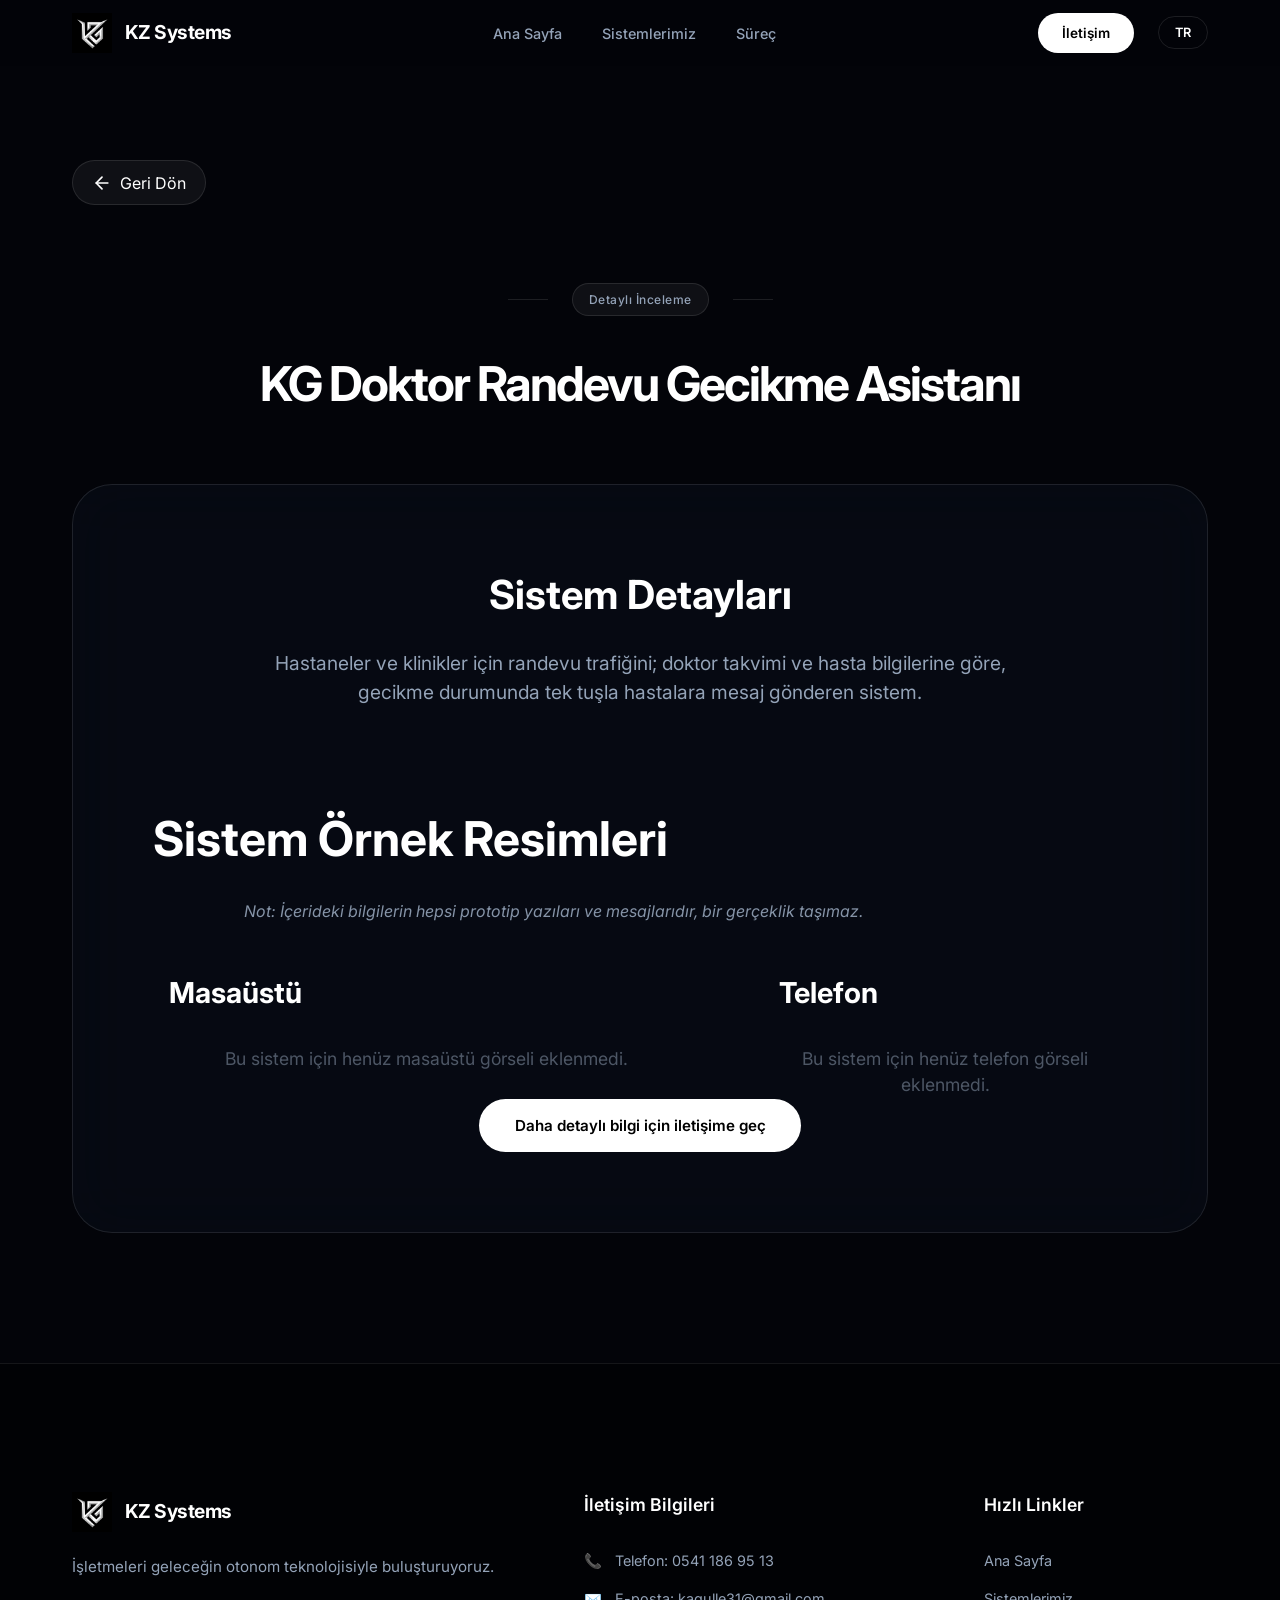
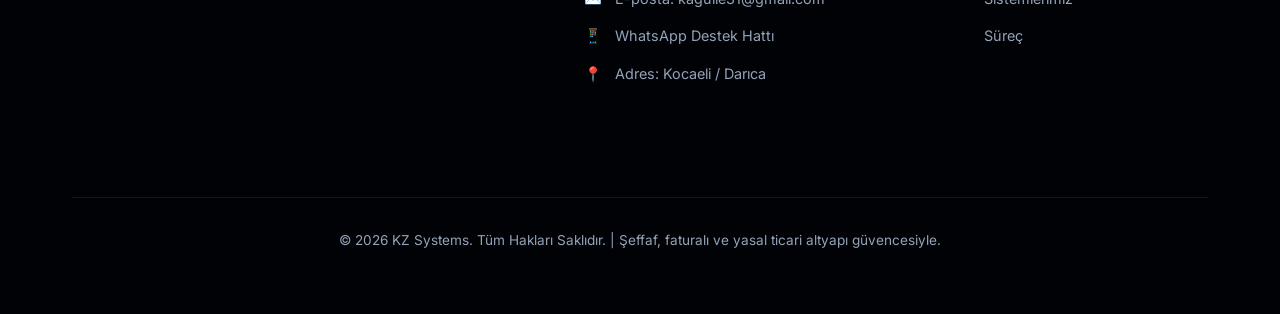
<file: kg-doktor-randevu-gecikme-asistani.html>
<!DOCTYPE html>
<html lang="tr">
<head>
    <meta charset="UTF-8">
    <meta name="viewport" content="width=device-width, initial-scale=1.0">
    <title>KG Doktor Randevu Gecikme Asistanı | KZ Systems</title>
    <link rel="stylesheet" href="style.css?v=12">
    <link rel="preconnect" href="https://fonts.googleapis.com">
    <link rel="preconnect" href="https://fonts.gstatic.com" crossorigin>
    <link href="https://fonts.googleapis.com/css2?family=Inter:wght@300;400;500;600;700;800&display=swap" rel="stylesheet">
    <style>
        .screenshot-section { margin-top: 6rem; }
        .screenshot-grid { display: grid; grid-template-columns: 1.5fr 1fr; gap: 4rem; }
        .screenshot-column h3 { font-size: 1.8rem; margin-bottom: 2rem; color: #fff; border-left: 4px solid var(--accent-primary); padding-left: 1rem; }
        .screenshot-list { display: flex; flex-direction: column; gap: 2rem; }
        .screenshot-item { background: rgba(255,255,255,0.03); border-radius: 16px; border: 1px solid rgba(255,255,255,0.1); overflow: hidden; }
        .screenshot-item img { width: 100%; height: auto; display: block; }
        .screenshot-note { margin: 1.5rem 0 3rem 0; color: var(--text-secondary); font-style: italic; font-size: 1rem; opacity: 0.9; }
        @media (max-width: 992px) { .screenshot-grid { grid-template-columns: 1fr; } }
    </style>
</head>
<body>
    <div class="bg-system"><div class="glow-horizontal"></div><div class="noise-overlay"></div></div>

    <!-- Navigation -->
    <nav class="navbar scrolled">
        <div class="nav-container">
            <div class="nav-left">
                <div class="logo-area">
                    <img src="logo.png" alt="KZ Logo" class="brand-logo">
                    <span class="brand-name">KZ Systems</span>
                </div>
            </div>
            <div class="nav-center">
                <ul class="nav-links">
                    <li><a href="index.html#home" data-tr="Ana Sayfa" data-en="Home">Ana Sayfa</a></li>
                    <li><a href="systems.html" data-tr="Sistemlerimiz" data-en="Our Systems">Sistemlerimiz</a></li>
                    <li><a href="index.html#process" data-tr="Süreç" data-en="Process">Süreç</a></li>
                </ul>
            </div>
            <div class="nav-right">
                <div class="nav-actions">
                    <a href="#contact-info" class="btn-contact desktop-only" data-tr="İletişim" data-en="Contact">İletişim</a>
                    <div class="lang-switcher">
                        <button id="lang-btn">TR</button>
                        <div class="lang-dropdown">
                            <a href="#" onclick="changeLang('tr')">Türkçe</a>
                            <a href="#" onclick="changeLang('en')">English</a>
                        </div>
                    </div>
                    <!-- Hamburger Menu Toggle -->
                    <button class="mobile-menu-toggle" id="mobile-toggle">
                        <span></span>
                        <span></span>
                        <span></span>
                    </button>
                </div>
            </div>
        </div>
    </nav>

    <!-- Mobile Overlay Menu -->
    <div class="mobile-overlay" id="mobile-overlay">
        <div class="mobile-menu-content">
            <ul class="mobile-nav-links">
                <li><a href="index.html#home" data-tr="Ana Sayfa" data-en="Home">Ana Sayfa</a></li>
                <li><a href="systems.html" data-tr="Sistemlerimiz" data-en="Our Systems">Sistemlerimiz</a></li>
                <li><a href="index.html#process" data-tr="Süreç" data-en="Process">Süreç</a></li>
                <li><a href="#contact-info" class="btn-contact-mobile" data-tr="İletişim" data-en="Contact">İletişim</a></li>
            </ul>
        </div>
    </div>

    <section class="system-detail">
        <div class="container">
            <div style="margin-bottom: 3rem;">
                <a href="systems.html" class="back-btn" style="display: inline-flex; align-items: center; gap: 0.5rem; color: #fff; text-decoration: none; background: rgba(255,255,255,0.05); padding: 0.6rem 1.2rem; border-radius: 100px; border: 1px solid rgba(255,255,255,0.1); transition: 0.3s;">
                    <svg width="20" height="20" viewBox="0 0 24 24" fill="none" stroke="currentColor" stroke-width="2" stroke-linecap="round" stroke-linejoin="round"><line x1="19" y1="12" x2="5" y2="12"></line><polyline points="12 19 5 12 12 5"></polyline></svg>
                    <span data-tr="Geri Dön" data-en="Back">Geri Dön</span>
                </a>
            </div>

            <div class="badge-wrapper fade-in visible">
                <div class="line"></div>
                <div class="badge" data-tr="Detaylı İnceleme" data-en="Detailed Review">Detaylı İnceleme</div>
                <div class="line"></div>
            </div>
            <h1 class="section-title fade-in visible" data-tr="KG Doktor Randevu Gecikme Asistanı" data-en="KG Doktor Randevu Gecikme Asistanı">KG Doktor Randevu Gecikme Asistanı</h1>
            
            <div class="detail-box fade-in visible">
                <div class="detail-header">
                    <h2 data-tr="Sistem Detayları" data-en="System Details">Sistem Detayları</h2>
                    <p data-tr="Hastaneler ve klinikler için randevu trafiğini; doktor takvimi ve hasta bilgilerine göre, gecikme durumunda tek tuşla hastalara mesaj gönderen sistem." data-en="Hastaneler ve klinikler için randevu trafiğini; doktor takvimi ve hasta bilgilerine göre, gecikme durumunda tek tuşla hastalara mesaj gönderen sistem.">Hastaneler ve klinikler için randevu trafiğini; doktor takvimi ve hasta bilgilerine göre, gecikme durumunda tek tuşla hastalara mesaj gönderen sistem.</p>
                </div>
                
                <!-- Screenshots Section -->
                <div class="screenshot-section">
                    <h2 class="section-title" data-tr="Sistem Örnek Resimleri" data-en="System Example Images" style="text-align: left; margin-bottom: 1rem;">Sistem Örnek Resimleri</h2>
                    <p class="screenshot-note" data-tr="Not: İçerideki bilgilerin hepsi prototip yazıları ve mesajlarıdır, bir gerçeklik taşımaz." data-en="Note: All information inside are prototype texts and messages, they do not carry any reality.">Not: İçerideki bilgilerin hepsi prototip yazıları ve mesajlarıdır, bir gerçeklik taşımaz.</p>
                    
                    <div class="screenshot-grid">
                        <div class="screenshot-column">
                            <h3 data-tr="Masaüstü" data-en="Desktop">Masaüstü</h3>
                            <div class="screenshot-list">
                                <p style="opacity: 0.5;">Bu sistem için henüz masaüstü görseli eklenmedi.</p>
                            </div>
                        </div>
                        <div class="screenshot-column">
                            <h3 data-tr="Telefon" data-en="Phone">Telefon</h3>
                            <div class="screenshot-list">
                                <p style="opacity: 0.5;">Bu sistem için henüz telefon görseli eklenmedi.</p>
                            </div>
                        </div>
                    </div>
                </div>

                <div class="detail-footer">
                    <a href="https://wa.me/905411869513" target="_blank" class="btn-primary-v2" data-tr="Daha detaylı bilgi için iletişime geç" data-en="Contact for more detailed information">Daha detaylı bilgi için iletişime geç</a>
                </div>
            </div>
        </div>
    </section>

    <!-- Footer -->
    <footer id="contact-info" class="footer-detailed">
        <div class="container">
            <div class="footer-grid">
                <div class="footer-brand">
                    <div class="logo-area">
                        <img src="logo.png" alt="KZ Logo" class="brand-logo">
                        <span class="brand-name">KZ Systems</span>
                    </div>
                    <p class="brand-desc" data-tr="İşletmeleri geleceğin otonom teknolojisiyle buluşturuyoruz." data-en="Connecting businesses with the autonomous technology of the future.">İşletmeleri geleceğin otonom teknolojisiyle buluşturuyoruz.</p>
                </div>
                <div class="footer-contact">
                    <h4 data-tr="İletişim Bilgileri" data-en="Contact Information">İletişim Bilgileri</h4>
                    <ul>
                        <li><span class="icon">📞</span> <span data-tr="Telefon: 0541 186 95 13" data-en="Phone: +90 541 186 95 13">Telefon: 0541 186 95 13</span></li>
                        <li><span class="icon">✉️</span> <span data-tr="E-posta: kagulle31@gmail.com" data-en="Email: kagulle31@gmail.com">E-posta: kagulle31@gmail.com</span></li>
                        <li><span class="icon">📱</span> <a href="https://wa.me/905411869513" target="_blank" data-tr="WhatsApp Destek Hattı" data-en="WhatsApp Support Line">WhatsApp Destek Hattı</a></li>
                        <li><span class="icon">📍</span> <span data-tr="Adres: Kocaeli / Darıca" data-en="Address: Kocaeli / Darıca">Adres: Kocaeli / Darıca</span></li>
                    </ul>
                </div>
                <div class="footer-links">
                    <h4 data-tr="Hızlı Linkler" data-en="Quick Links">Hızlı Linkler</h4>
                    <ul>
                        <li><a href="index.html#home" data-tr="Ana Sayfa" data-en="Home">Ana Sayfa</a></li>
                        <li><a href="systems.html" data-tr="Sistemlerimiz" data-en="Our Systems">Sistemlerimiz</a></li>
                        <li><a href="index.html#process" data-tr="Süreç" data-en="Process">Süreç</a></li>
                    </ul>
                </div>
            </div>
            <div class="footer-bottom">
                <p data-tr="© 2026 KZ Systems. Tüm Hakları Saklıdır. | Şeffaf, faturalı ve yasal ticari altyapı güvencesiyle." data-en="© 2026 KZ Systems. All Rights Reserved. | With the assurance of transparent, invoiced and legal commercial infrastructure.">© 2026 KZ Systems. Tüm Hakları Saklıdır. | Şeffaf, faturalı ve yasal ticari altyapı güvencesiyle.</p>
            </div>
        </div>
    </footer>

    <script src="main.js"></script>
</body>
</html>
</file>
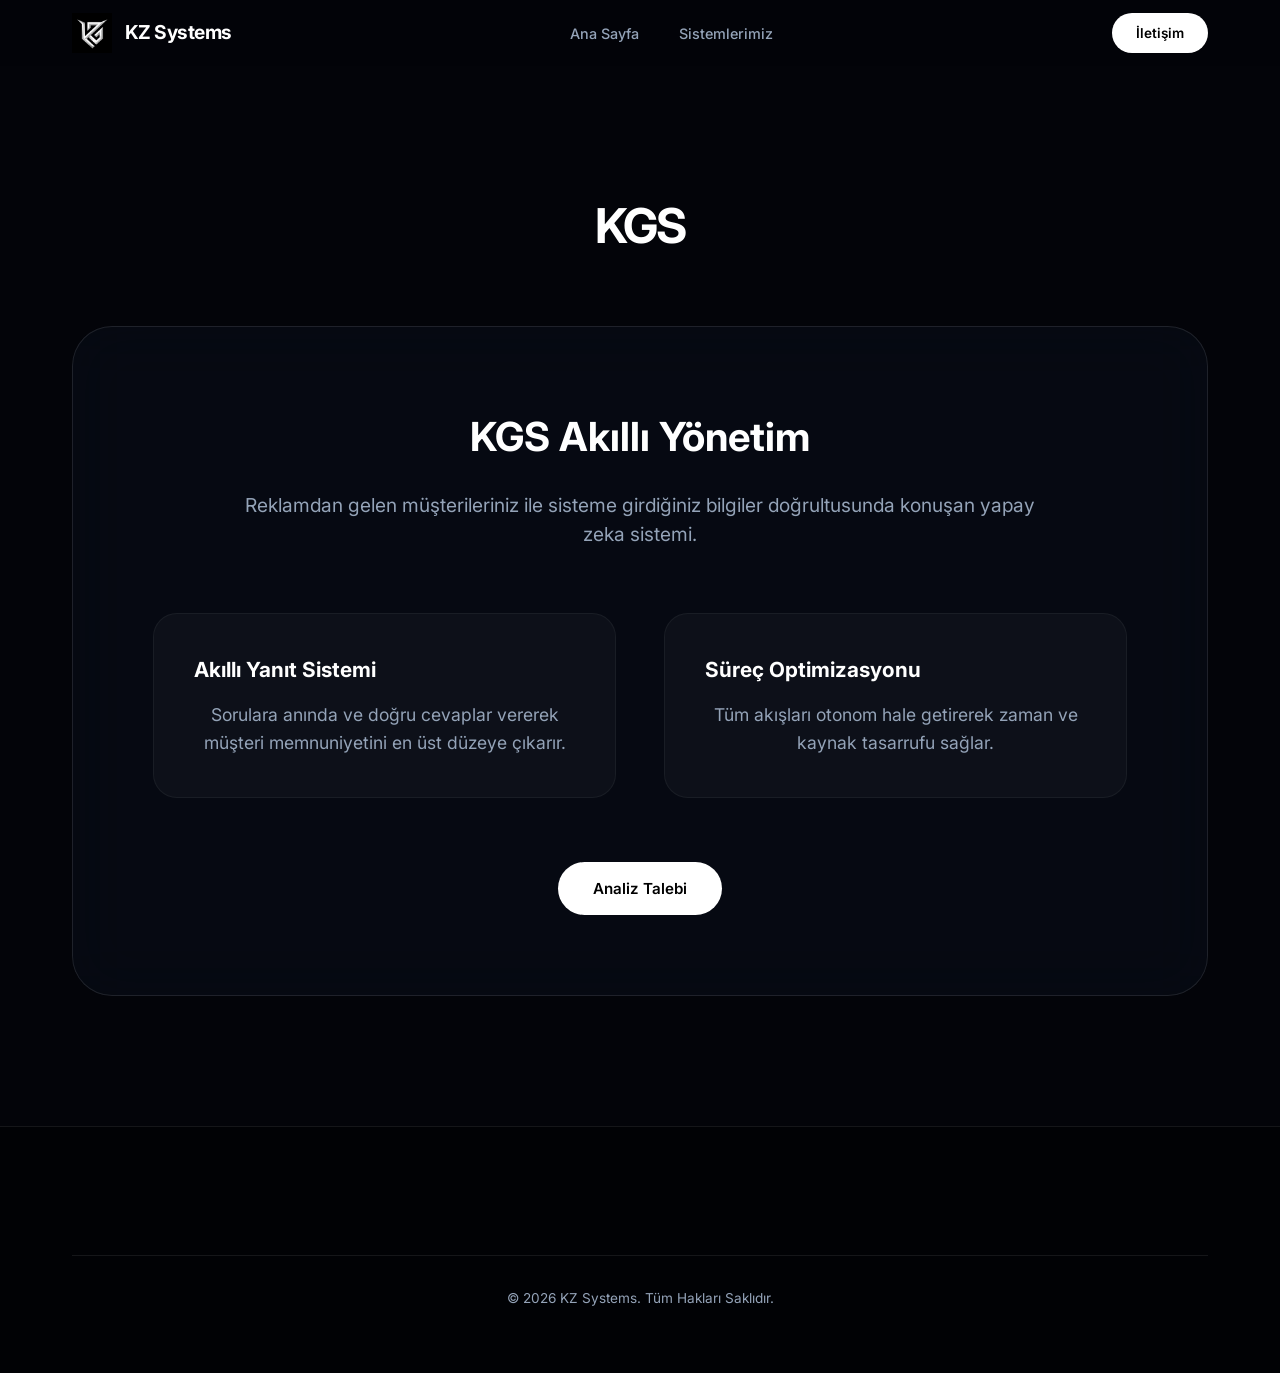
<file: kgs.html>
<!DOCTYPE html>
<html lang="tr">
<head>
    <meta charset="UTF-8">
    <meta name="viewport" content="width=device-width, initial-scale=1.0">
    <title>KGS | KZ Systems</title>
    <link rel="stylesheet" href="style.css">
    <link rel="preconnect" href="https://fonts.googleapis.com">
    <link rel="preconnect" href="https://fonts.gstatic.com" crossorigin>
    <link href="https://fonts.googleapis.com/css2?family=Inter:wght@300;400;500;600;700;800&display=swap" rel="stylesheet">
</head>
<body>
    <div class="bg-system">
        <div class="glow-horizontal"></div>
        <div class="noise-overlay"></div>
    </div>

    <!-- Navigation -->
    <nav class="navbar scrolled">
        <div class="nav-container">
            <div class="nav-left">
                <div class="logo-area">
                    <img src="logo.png" alt="KZ Logo" class="brand-logo">
                    <span class="brand-name">KZ Systems</span>
                </div>
            </div>
            <div class="nav-center">
                <ul class="nav-links">
                    <li><a href="index.html" data-tr="Ana Sayfa" data-en="Home">Ana Sayfa</a></li>
                    <li><a href="systems.html" data-tr="Sistemlerimiz" data-en="Our Systems">Sistemlerimiz</a></li>
                </ul>
            </div>
            <div class="nav-right">
                <div class="nav-actions">
                    <a href="index.html#contact-info" class="btn-contact" data-tr="İletişim" data-en="Contact">İletişim</a>
                </div>
            </div>
        </div>
    </nav>

    <section class="system-detail">
        <div class="container">
            <h1 class="section-title fade-in visible" data-tr="KGS" data-en="KGS">KGS</h1>
            <div class="detail-box fade-in visible">
                <div class="detail-header">
                    <h2 data-tr="KGS Akıllı Yönetim" data-en="KGS Smart Management">KGS Akıllı Yönetim</h2>
                    <p data-tr="Reklamdan gelen müşterileriniz ile sisteme girdiğiniz bilgiler doğrultusunda konuşan yapay zeka sistemi." data-en="An AI system that communicates with your customers from ads based on the information you provide.">Reklamdan gelen müşterileriniz ile sisteme girdiğiniz bilgiler doğrultusunda konuşan yapay zeka sistemi.</p>
                </div>
                <div class="detail-grid">
                    <div class="detail-item">
                        <h4 data-tr="Akıllı Yanıt Sistemi" data-en="Smart Response System">Akıllı Yanıt Sistemi</h4>
                        <p data-tr="Sorulara anında ve doğru cevaplar vererek müşteri memnuniyetini en üst düzeye çıkarır." data-en="Provides instant and accurate answers to questions, maximizing customer satisfaction.">Sorulara anında ve doğru cevaplar vererek müşteri memnuniyetini en üst düzeye çıkarır.</p>
                    </div>
                    <div class="detail-item">
                        <h4 data-tr="Süreç Optimizasyonu" data-en="Process Optimization">Süreç Optimizasyonu</h4>
                        <p data-tr="Tüm akışları otonom hale getirerek zaman ve kaynak tasarrufu sağlar." data-en="Makes all flows autonomous, saving time and resources.">Tüm akışları otonom hale getirerek zaman ve kaynak tasarrufu sağlar.</p>
                    </div>
                </div>
                <div class="detail-footer">
                    <a href="index.html#contact-info" class="btn-primary-v2" data-tr="Analiz Talebi" data-en="Analysis Request">Analiz Talebi</a>
                </div>
            </div>
        </div>
    </section>

    <footer class="footer-detailed">
        <div class="container"><div class="footer-bottom"><p>© 2026 KZ Systems. Tüm Hakları Saklıdır.</p></div></div>
    </footer>
    <script src="main.js"></script>
</body>
</html>
</file>
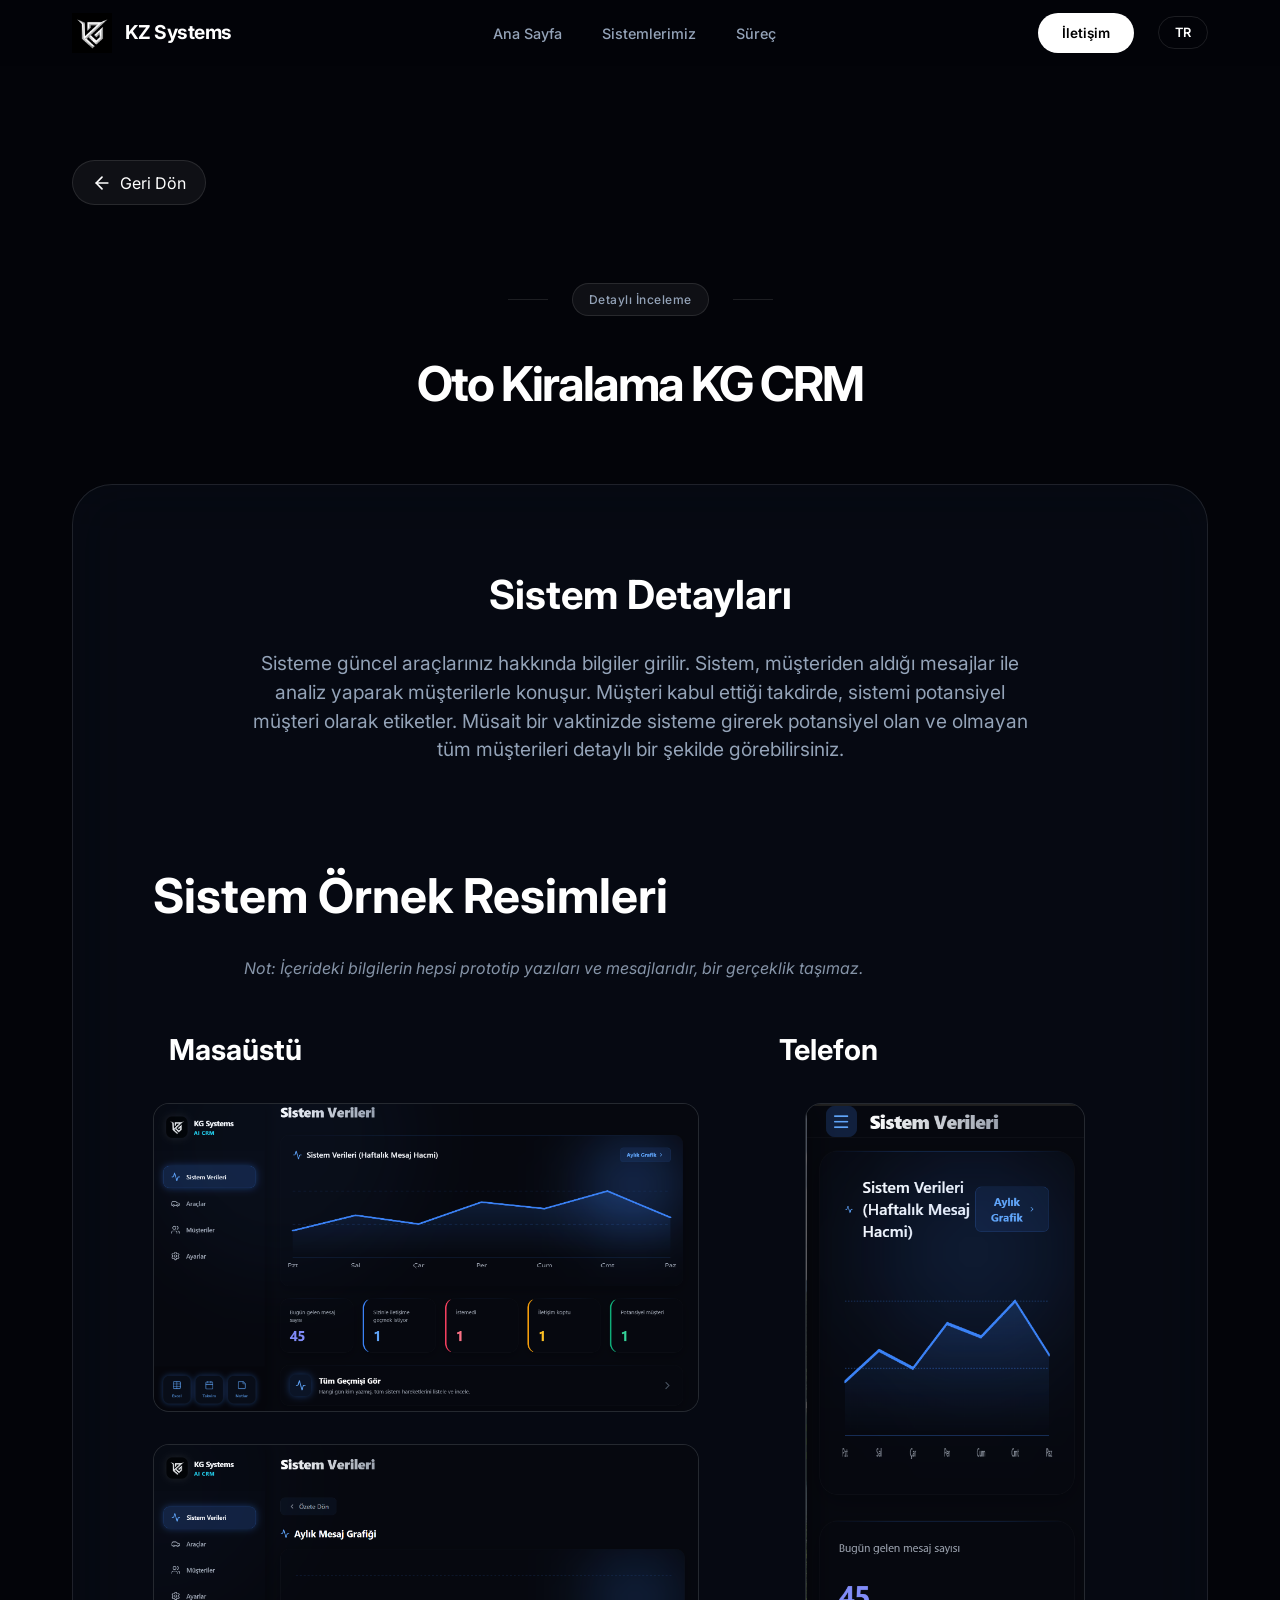
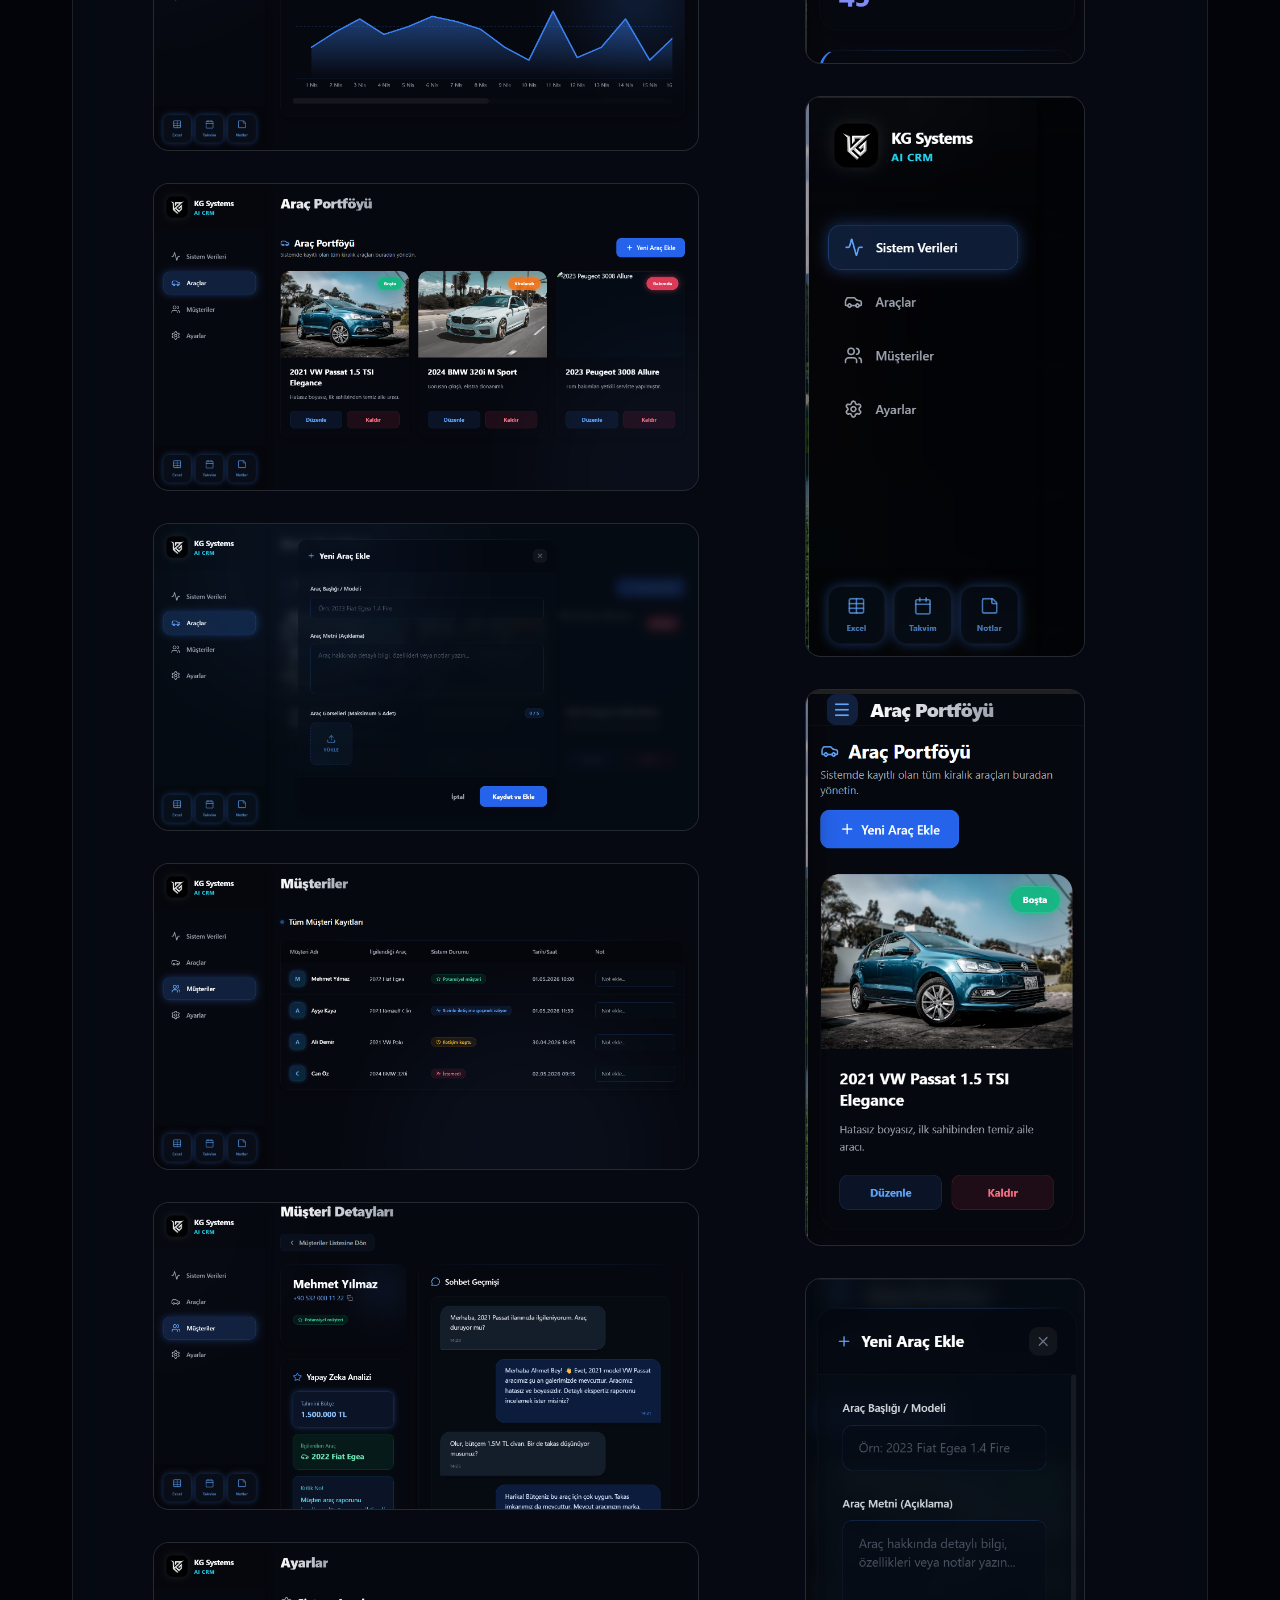
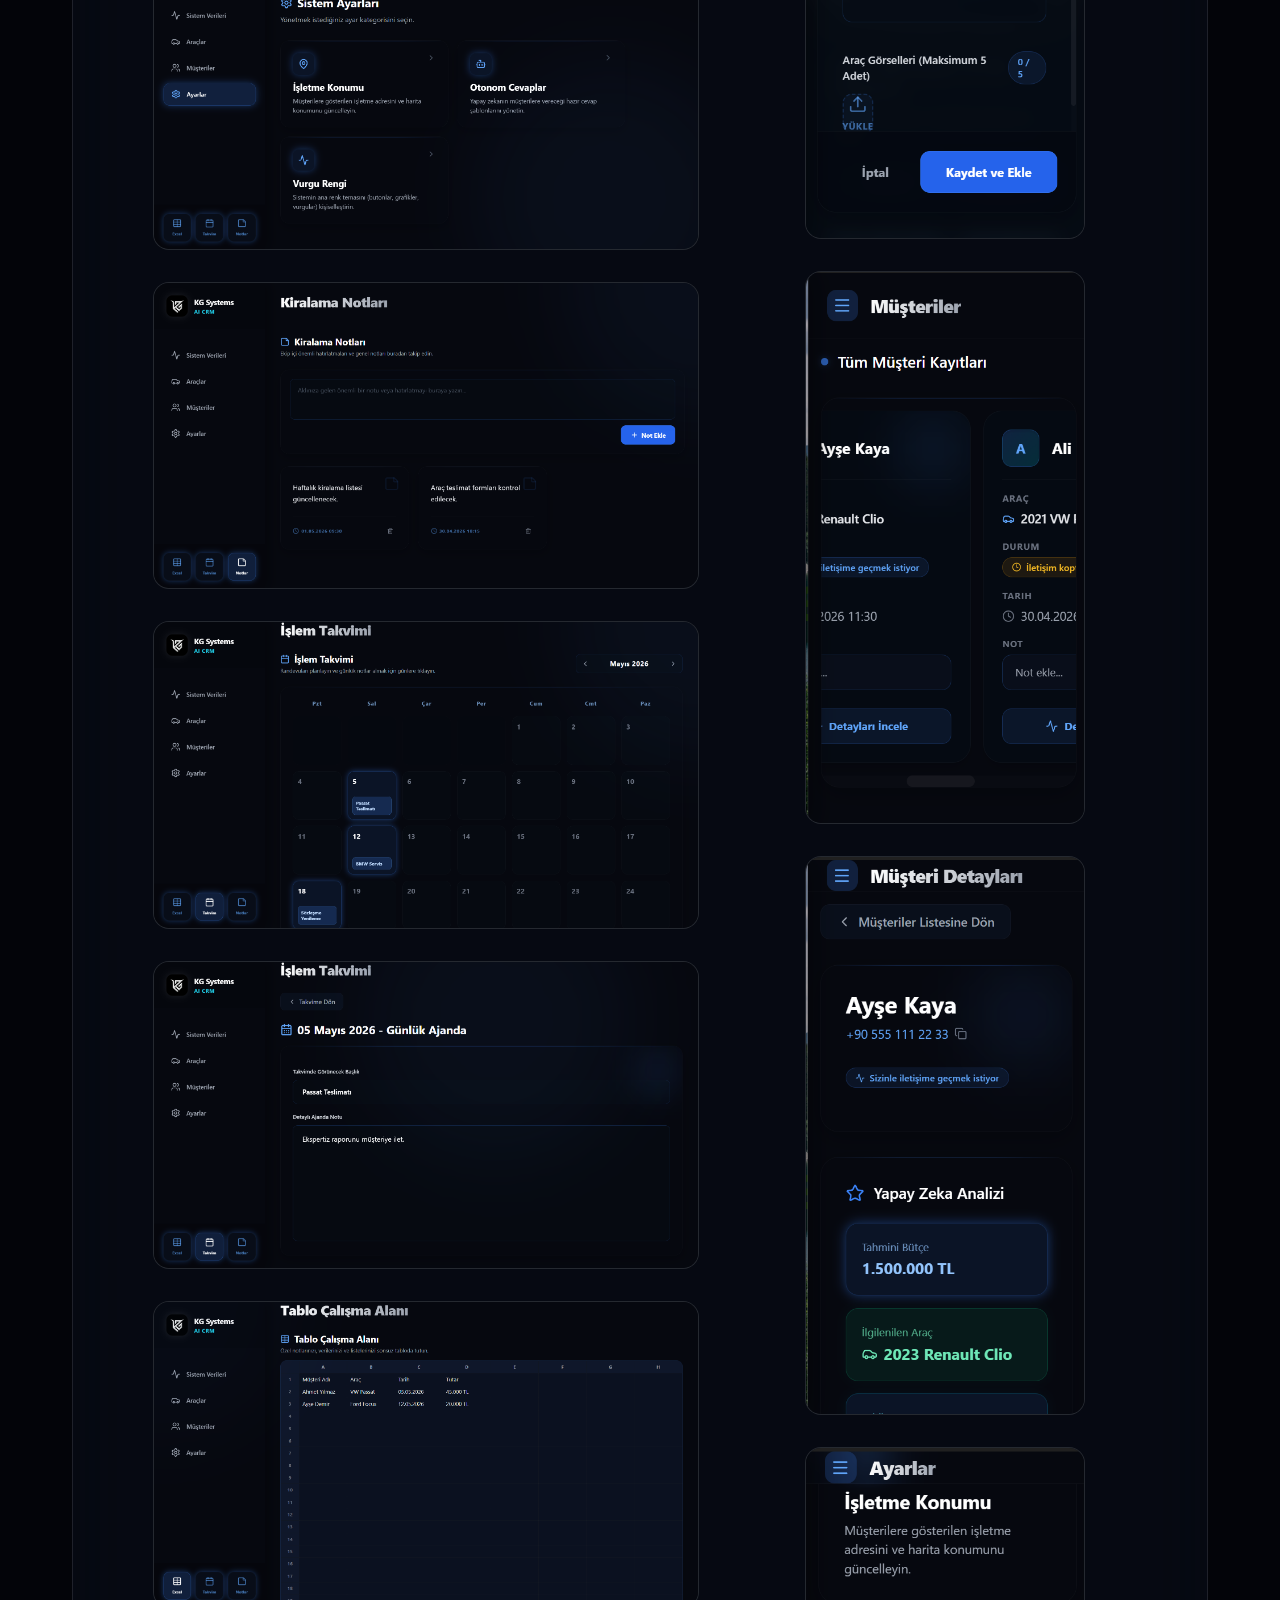
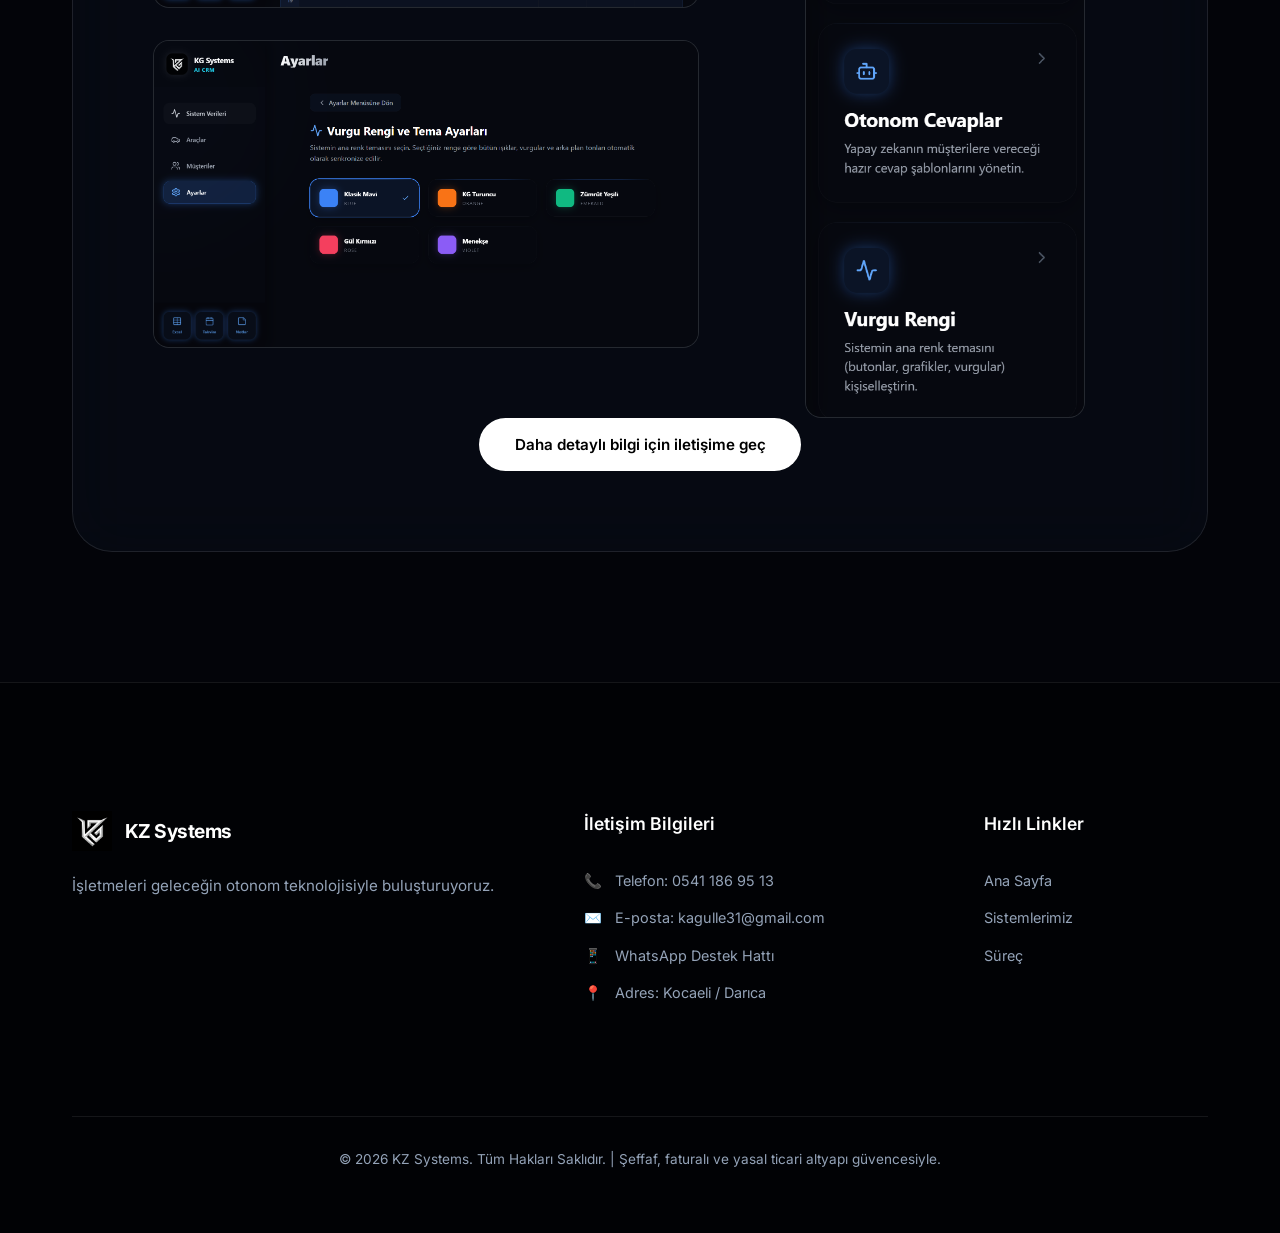
<file: oto-kiralama.html>
<!DOCTYPE html>
<html lang="tr">
<head>
    <meta charset="UTF-8">
    <meta name="viewport" content="width=device-width, initial-scale=1.0">
    <title>Oto Kiralama KG CRM | KZ Systems</title>
    <link rel="stylesheet" href="style.css?v=12">
    <link rel="preconnect" href="https://fonts.googleapis.com">
    <link rel="preconnect" href="https://fonts.gstatic.com" crossorigin>
    <link href="https://fonts.googleapis.com/css2?family=Inter:wght@300;400;500;600;700;800&display=swap" rel="stylesheet">
    <style>
        .screenshot-section { margin-top: 6rem; }
        .screenshot-grid { display: grid; grid-template-columns: 1.5fr 1fr; gap: 4rem; }
        .screenshot-column h3 { font-size: 1.8rem; margin-bottom: 2rem; color: #fff; border-left: 4px solid var(--accent-primary); padding-left: 1rem; }
        .screenshot-list { display: flex; flex-direction: column; gap: 2rem; }
        .screenshot-item { background: rgba(255,255,255,0.03); border-radius: 16px; border: 1px solid rgba(255,255,255,0.1); overflow: hidden; }
        .screenshot-item img { width: 100%; height: auto; display: block; }
        .screenshot-note { margin: 1.5rem 0 3rem 0; color: var(--text-secondary); font-style: italic; font-size: 1rem; opacity: 0.9; }
        @media (max-width: 992px) { .screenshot-grid { grid-template-columns: 1fr; } }
    </style>
</head>
<body>
    <div class="bg-system"><div class="glow-horizontal"></div><div class="noise-overlay"></div></div>

    <!-- Navigation -->
    <nav class="navbar scrolled">
        <div class="nav-container">
            <div class="nav-left">
                <div class="logo-area">
                    <img src="logo.png" alt="KZ Logo" class="brand-logo">
                    <span class="brand-name">KZ Systems</span>
                </div>
            </div>
            <div class="nav-center">
                <ul class="nav-links">
                    <li><a href="index.html#home" data-tr="Ana Sayfa" data-en="Home">Ana Sayfa</a></li>
                    <li><a href="systems.html" data-tr="Sistemlerimiz" data-en="Our Systems">Sistemlerimiz</a></li>
                    <li><a href="index.html#process" data-tr="Süreç" data-en="Process">Süreç</a></li>
                </ul>
            </div>
            <div class="nav-right">
                <div class="nav-actions">
                    <a href="#contact-info" class="btn-contact desktop-only" data-tr="İletişim" data-en="Contact">İletişim</a>
                    <div class="lang-switcher">
                        <button id="lang-btn">TR</button>
                        <div class="lang-dropdown">
                            <a href="#" onclick="changeLang('tr')">Türkçe</a>
                            <a href="#" onclick="changeLang('en')">English</a>
                        </div>
                    </div>
                    <!-- Hamburger Menu Toggle -->
                    <button class="mobile-menu-toggle" id="mobile-toggle">
                        <span></span>
                        <span></span>
                        <span></span>
                    </button>
                </div>
            </div>
        </div>
    </nav>

    <!-- Mobile Overlay Menu -->
    <div class="mobile-overlay" id="mobile-overlay">
        <div class="mobile-menu-content">
            <ul class="mobile-nav-links">
                <li><a href="index.html#home" data-tr="Ana Sayfa" data-en="Home">Ana Sayfa</a></li>
                <li><a href="systems.html" data-tr="Sistemlerimiz" data-en="Our Systems">Sistemlerimiz</a></li>
                <li><a href="index.html#process" data-tr="Süreç" data-en="Process">Süreç</a></li>
                <li><a href="#contact-info" class="btn-contact-mobile" data-tr="İletişim" data-en="Contact">İletişim</a></li>
            </ul>
        </div>
    </div>

    <section class="system-detail">
        <div class="container">
            <div style="margin-bottom: 3rem;">
                <a href="systems.html" class="back-btn" style="display: inline-flex; align-items: center; gap: 0.5rem; color: #fff; text-decoration: none; background: rgba(255,255,255,0.05); padding: 0.6rem 1.2rem; border-radius: 100px; border: 1px solid rgba(255,255,255,0.1); transition: 0.3s;">
                    <svg width="20" height="20" viewBox="0 0 24 24" fill="none" stroke="currentColor" stroke-width="2" stroke-linecap="round" stroke-linejoin="round"><line x1="19" y1="12" x2="5" y2="12"></line><polyline points="12 19 5 12 12 5"></polyline></svg>
                    <span data-tr="Geri Dön" data-en="Back">Geri Dön</span>
                </a>
            </div>

            <div class="badge-wrapper fade-in visible">
                <div class="line"></div>
                <div class="badge" data-tr="Detaylı İnceleme" data-en="Detailed Review">Detaylı İnceleme</div>
                <div class="line"></div>
            </div>
            <h1 class="section-title fade-in visible" data-tr="Oto Kiralama KG CRM" data-en="Oto Kiralama KG CRM">Oto Kiralama KG CRM</h1>
            
            <div class="detail-box fade-in visible">
                <div class="detail-header">
                    <h2 data-tr="Sistem Detayları" data-en="System Details">Sistem Detayları</h2>
                    <p data-tr="Sisteme güncel araçlarınız hakkında bilgiler girilir. Sistem, müşteriden aldığı mesajlar ile analiz yaparak müşterilerle konuşur. Müşteri kabul ettiği takdirde, sistemi potansiyel müşteri olarak etiketler. Müsait bir vaktinizde sisteme girerek potansiyel olan ve olmayan tüm müşterileri detaylı bir şekilde görebilirsiniz." data-en="Information about your current vehicles is entered into the system. The system communicates with customers by analyzing the messages it receives. If the customer accepts, the system tags them as a potential customer. You can log in to the system at your convenience to see all potential and non-potential customers in detail.">Sisteme güncel araçlarınız hakkında bilgiler girilir. Sistem, müşteriden aldığı mesajlar ile analiz yaparak müşterilerle konuşur. Müşteri kabul ettiği takdirde, sistemi potansiyel müşteri olarak etiketler. Müsait bir vaktinizde sisteme girerek potansiyel olan ve olmayan tüm müşterileri detaylı bir şekilde görebilirsiniz.</p>
                </div>
                
                <!-- Screenshots Section -->
                <div class="screenshot-section">
                    <h2 class="section-title" data-tr="Sistem Örnek Resimleri" data-en="System Example Images" style="text-align: left; margin-bottom: 1rem;">Sistem Örnek Resimleri</h2>
                    <p class="screenshot-note" data-tr="Not: İçerideki bilgilerin hepsi prototip yazıları ve mesajlarıdır, bir gerçeklik taşımaz." data-en="Note: All information inside are prototype texts and messages, they do not carry any reality.">Not: İçerideki bilgilerin hepsi prototip yazıları ve mesajlarıdır, bir gerçeklik taşımaz.</p>
                    
                    <div class="screenshot-grid">
                        <div class="screenshot-column">
                            <h3 data-tr="Masaüstü" data-en="Desktop">Masaüstü</h3>
                            <div class="screenshot-list">
                                <div class="screenshot-item"><img src="assets/systems/oto-kiralama/screenshots/screenshot1.png" alt=""></div>
<div class="screenshot-item"><img src="assets/systems/oto-kiralama/screenshots/screenshot2.png" alt=""></div>
<div class="screenshot-item"><img src="assets/systems/oto-kiralama/screenshots/screenshot3.png" alt=""></div>
<div class="screenshot-item"><img src="assets/systems/oto-kiralama/screenshots/screenshot4.png" alt=""></div>
<div class="screenshot-item"><img src="assets/systems/oto-kiralama/screenshots/screenshot5.png" alt=""></div>
<div class="screenshot-item"><img src="assets/systems/oto-kiralama/screenshots/screenshot6.png" alt=""></div>
<div class="screenshot-item"><img src="assets/systems/oto-kiralama/screenshots/screenshot7.png" alt=""></div>
<div class="screenshot-item"><img src="assets/systems/oto-kiralama/screenshots/screenshot8.png" alt=""></div>
<div class="screenshot-item"><img src="assets/systems/oto-kiralama/screenshots/screenshot9.png" alt=""></div>
<div class="screenshot-item"><img src="assets/systems/oto-kiralama/screenshots/screenshot10.png" alt=""></div>
<div class="screenshot-item"><img src="assets/systems/oto-kiralama/screenshots/screenshot11.png" alt=""></div>
<div class="screenshot-item"><img src="assets/systems/oto-kiralama/screenshots/screenshot12.png" alt=""></div>

                            </div>
                        </div>
                        <div class="screenshot-column">
                            <h3 data-tr="Telefon" data-en="Phone">Telefon</h3>
                            <div class="screenshot-list">
                                <div class="screenshot-item" style="max-width: 280px; margin: 0 auto;"><img src="assets/systems/oto-kiralama/screenshots/phone1.png" alt=""></div>
<div class="screenshot-item" style="max-width: 280px; margin: 0 auto;"><img src="assets/systems/oto-kiralama/screenshots/phone2.png" alt=""></div>
<div class="screenshot-item" style="max-width: 280px; margin: 0 auto;"><img src="assets/systems/oto-kiralama/screenshots/phone3.png" alt=""></div>
<div class="screenshot-item" style="max-width: 280px; margin: 0 auto;"><img src="assets/systems/oto-kiralama/screenshots/phone4.png" alt=""></div>
<div class="screenshot-item" style="max-width: 280px; margin: 0 auto;"><img src="assets/systems/oto-kiralama/screenshots/phone5.png" alt=""></div>
<div class="screenshot-item" style="max-width: 280px; margin: 0 auto;"><img src="assets/systems/oto-kiralama/screenshots/phone6.png" alt=""></div>
<div class="screenshot-item" style="max-width: 280px; margin: 0 auto;"><img src="assets/systems/oto-kiralama/screenshots/phone7.png" alt=""></div>

                            </div>
                        </div>
                    </div>
                </div>

                <div class="detail-footer">
                    <a href="https://wa.me/905411869513" target="_blank" class="btn-primary-v2" data-tr="Daha detaylı bilgi için iletişime geç" data-en="Contact for more detailed information">Daha detaylı bilgi için iletişime geç</a>
                </div>
            </div>
        </div>
    </section>

    <!-- Footer -->
    <footer id="contact-info" class="footer-detailed">
        <div class="container">
            <div class="footer-grid">
                <div class="footer-brand">
                    <div class="logo-area">
                        <img src="logo.png" alt="KZ Logo" class="brand-logo">
                        <span class="brand-name">KZ Systems</span>
                    </div>
                    <p class="brand-desc" data-tr="İşletmeleri geleceğin otonom teknolojisiyle buluşturuyoruz." data-en="Connecting businesses with the autonomous technology of the future.">İşletmeleri geleceğin otonom teknolojisiyle buluşturuyoruz.</p>
                </div>
                <div class="footer-contact">
                    <h4 data-tr="İletişim Bilgileri" data-en="Contact Information">İletişim Bilgileri</h4>
                    <ul>
                        <li><span class="icon">📞</span> <span data-tr="Telefon: 0541 186 95 13" data-en="Phone: +90 541 186 95 13">Telefon: 0541 186 95 13</span></li>
                        <li><span class="icon">✉️</span> <span data-tr="E-posta: kagulle31@gmail.com" data-en="Email: kagulle31@gmail.com">E-posta: kagulle31@gmail.com</span></li>
                        <li><span class="icon">📱</span> <a href="https://wa.me/905411869513" target="_blank" data-tr="WhatsApp Destek Hattı" data-en="WhatsApp Support Line">WhatsApp Destek Hattı</a></li>
                        <li><span class="icon">📍</span> <span data-tr="Adres: Kocaeli / Darıca" data-en="Address: Kocaeli / Darıca">Adres: Kocaeli / Darıca</span></li>
                    </ul>
                </div>
                <div class="footer-links">
                    <h4 data-tr="Hızlı Linkler" data-en="Quick Links">Hızlı Linkler</h4>
                    <ul>
                        <li><a href="index.html#home" data-tr="Ana Sayfa" data-en="Home">Ana Sayfa</a></li>
                        <li><a href="systems.html" data-tr="Sistemlerimiz" data-en="Our Systems">Sistemlerimiz</a></li>
                        <li><a href="index.html#process" data-tr="Süreç" data-en="Process">Süreç</a></li>
                    </ul>
                </div>
            </div>
            <div class="footer-bottom">
                <p data-tr="© 2026 KZ Systems. Tüm Hakları Saklıdır. | Şeffaf, faturalı ve yasal ticari altyapı güvencesiyle." data-en="© 2026 KZ Systems. All Rights Reserved. | With the assurance of transparent, invoiced and legal commercial infrastructure.">© 2026 KZ Systems. Tüm Hakları Saklıdır. | Şeffaf, faturalı ve yasal ticari altyapı güvencesiyle.</p>
            </div>
        </div>
    </footer>

    <script src="main.js"></script>
</body>
</html>
</file>
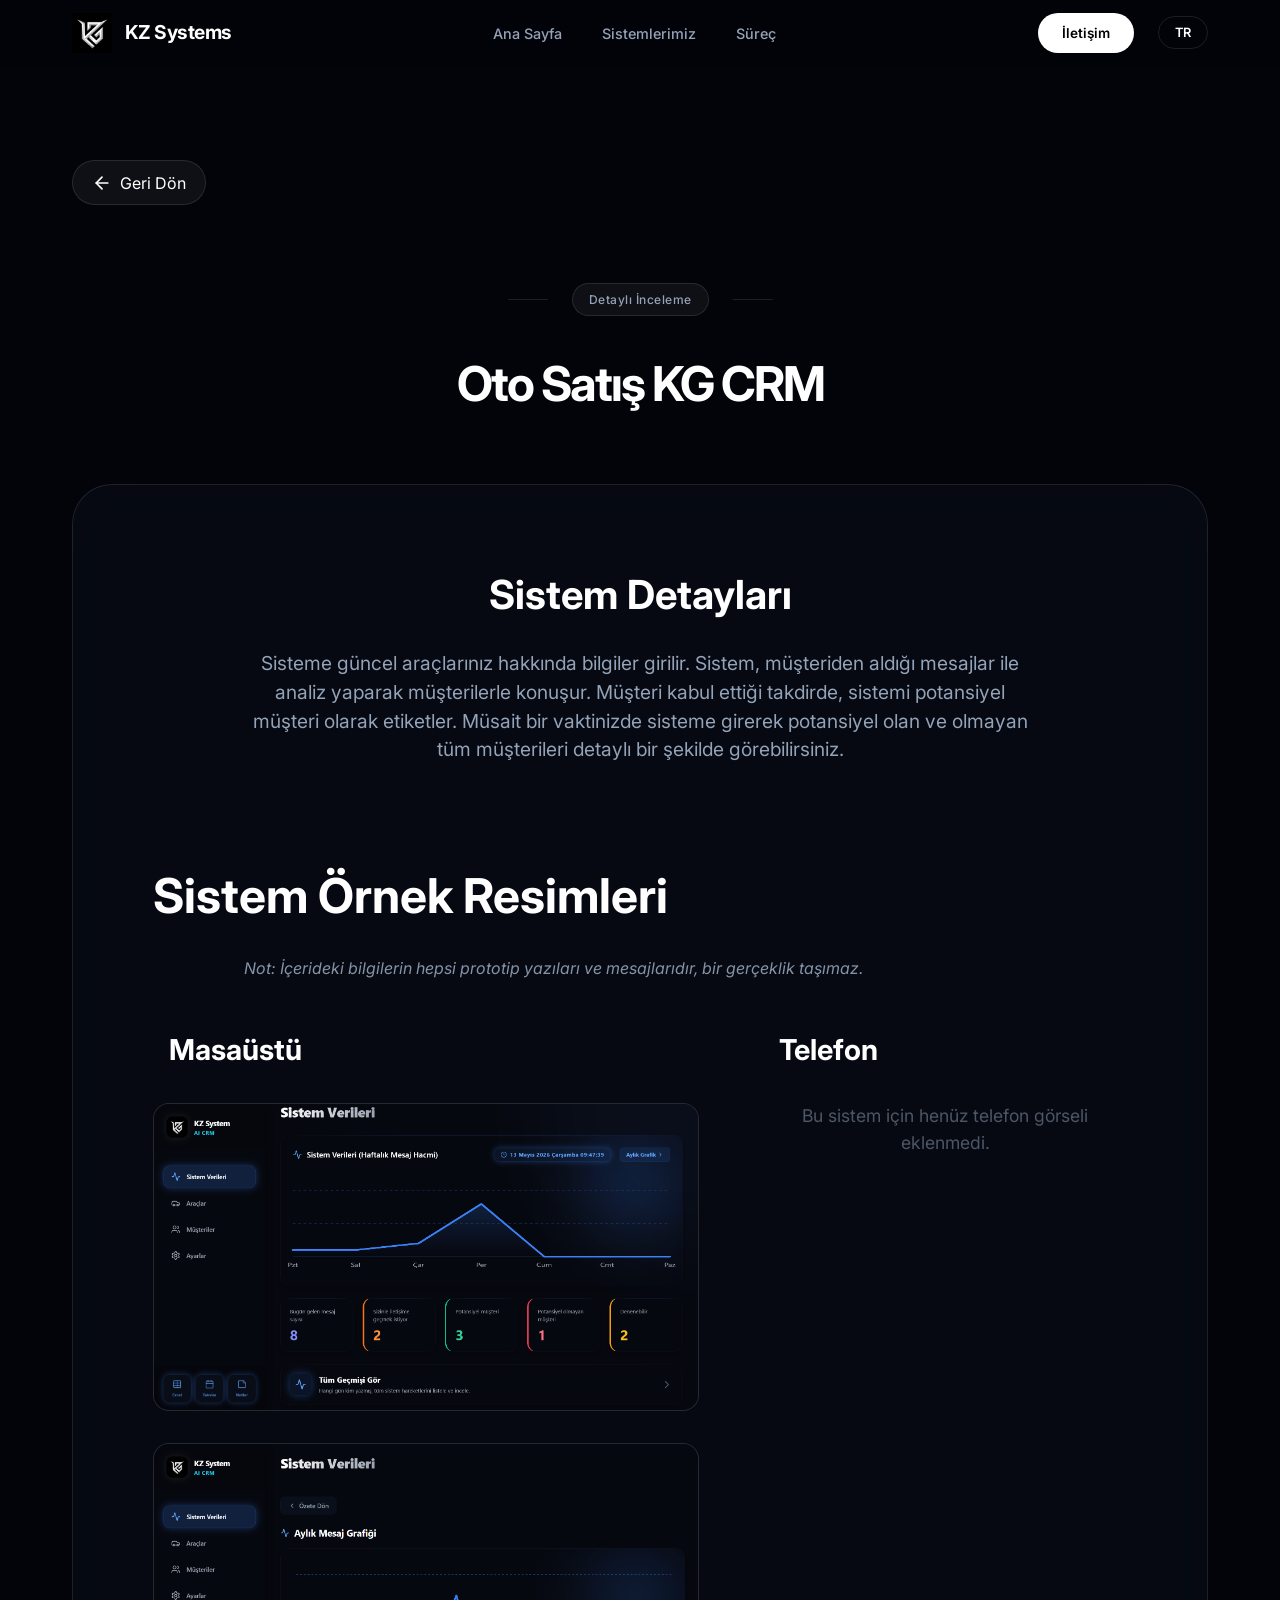
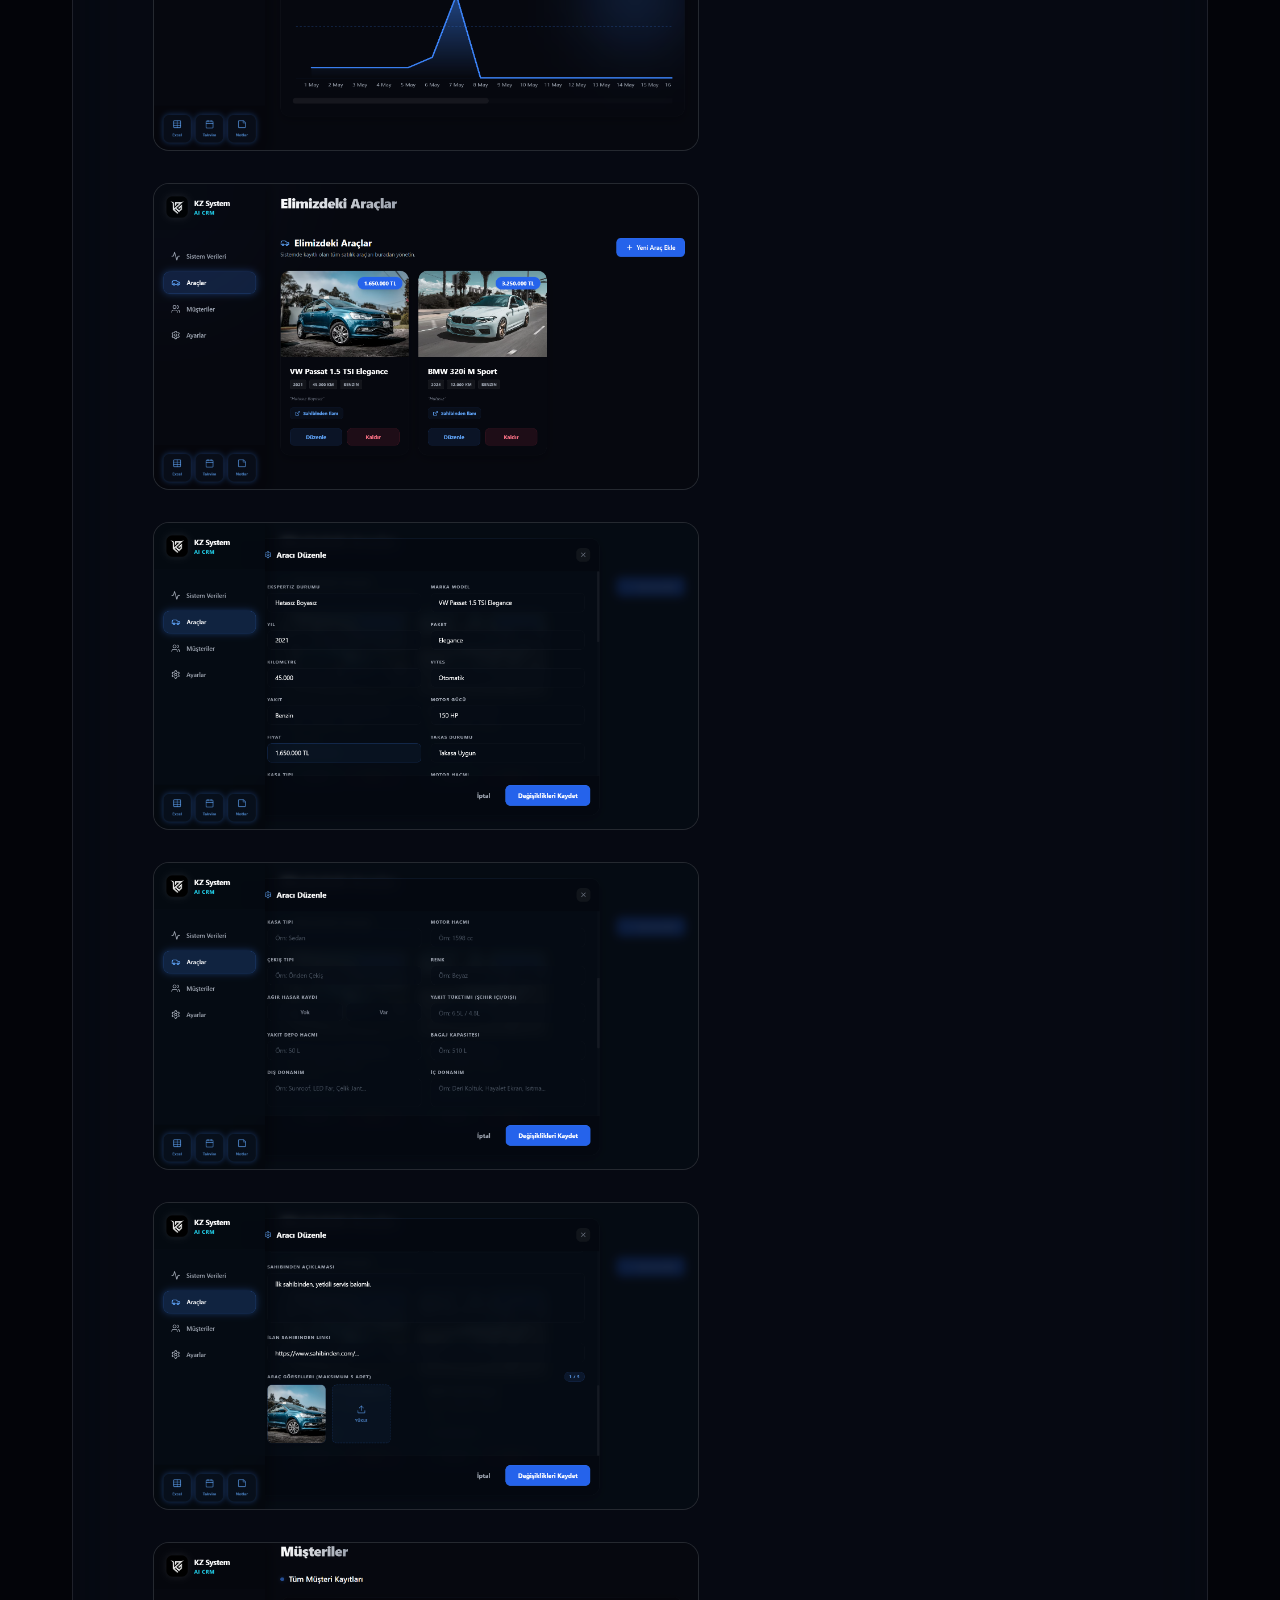
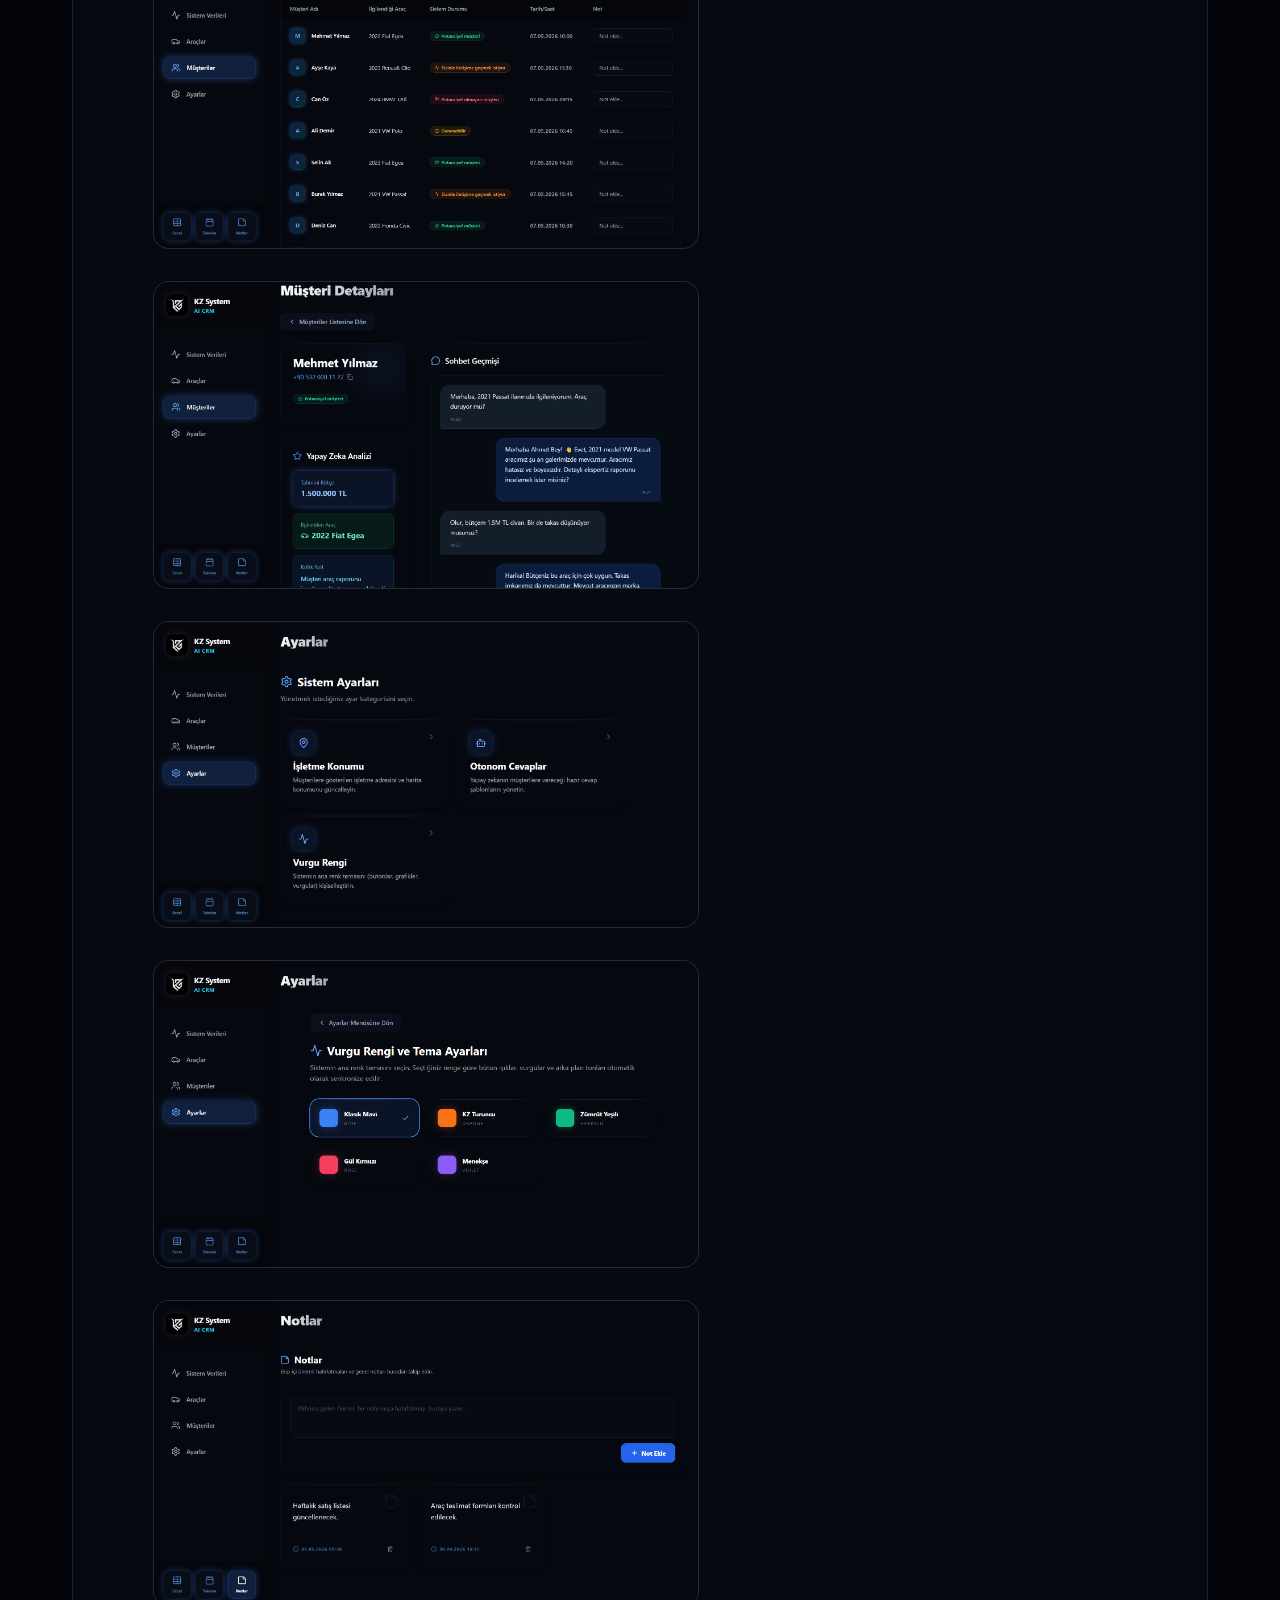
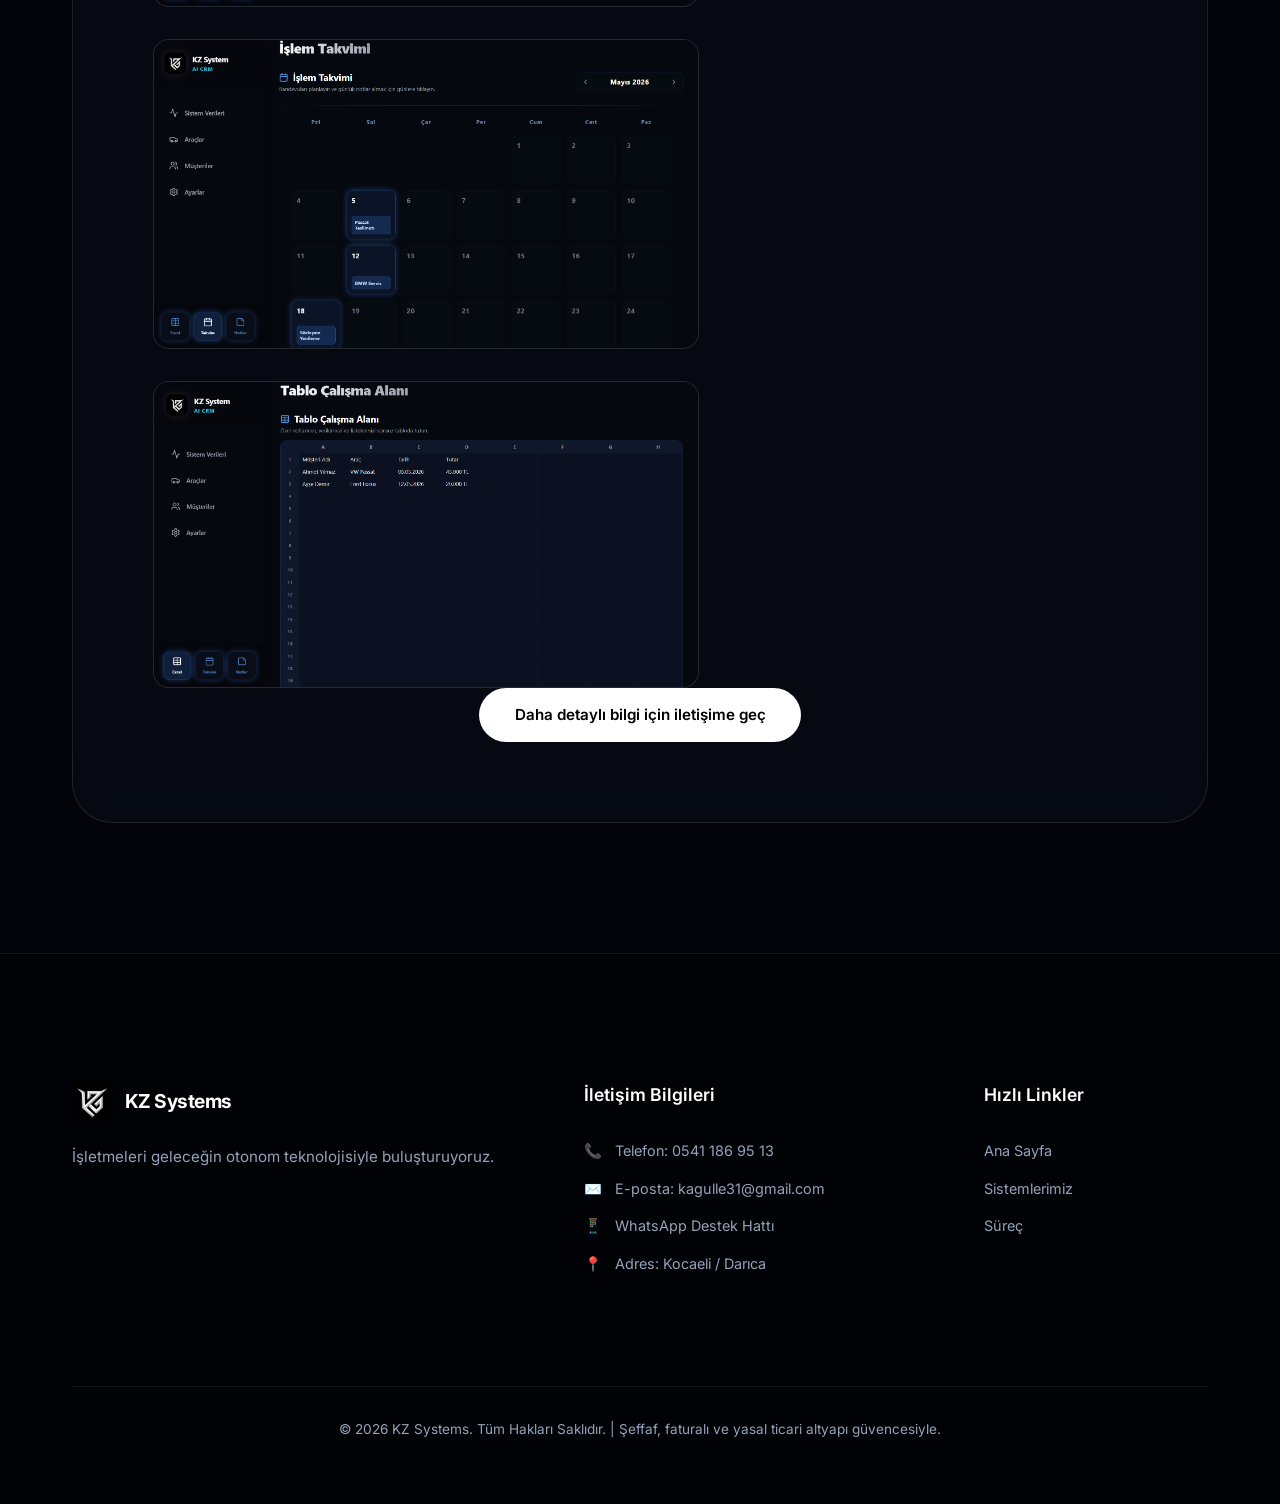
<file: oto-satis.html>
<!DOCTYPE html>
<html lang="tr">
<head>
    <meta charset="UTF-8">
    <meta name="viewport" content="width=device-width, initial-scale=1.0">
    <title>Oto Satış KG CRM | KZ Systems</title>
    <link rel="stylesheet" href="style.css?v=12">
    <link rel="preconnect" href="https://fonts.googleapis.com">
    <link rel="preconnect" href="https://fonts.gstatic.com" crossorigin>
    <link href="https://fonts.googleapis.com/css2?family=Inter:wght@300;400;500;600;700;800&display=swap" rel="stylesheet">
    <style>
        .screenshot-section { margin-top: 6rem; }
        .screenshot-grid { display: grid; grid-template-columns: 1.5fr 1fr; gap: 4rem; }
        .screenshot-column h3 { font-size: 1.8rem; margin-bottom: 2rem; color: #fff; border-left: 4px solid var(--accent-primary); padding-left: 1rem; }
        .screenshot-list { display: flex; flex-direction: column; gap: 2rem; }
        .screenshot-item { background: rgba(255,255,255,0.03); border-radius: 16px; border: 1px solid rgba(255,255,255,0.1); overflow: hidden; }
        .screenshot-item img { width: 100%; height: auto; display: block; }
        .screenshot-note { margin: 1.5rem 0 3rem 0; color: var(--text-secondary); font-style: italic; font-size: 1rem; opacity: 0.9; }
        @media (max-width: 992px) { .screenshot-grid { grid-template-columns: 1fr; } }
    </style>
</head>
<body>
    <div class="bg-system"><div class="glow-horizontal"></div><div class="noise-overlay"></div></div>

    <!-- Navigation -->
    <nav class="navbar scrolled">
        <div class="nav-container">
            <div class="nav-left">
                <div class="logo-area">
                    <img src="logo.png" alt="KZ Logo" class="brand-logo">
                    <span class="brand-name">KZ Systems</span>
                </div>
            </div>
            <div class="nav-center">
                <ul class="nav-links">
                    <li><a href="index.html#home" data-tr="Ana Sayfa" data-en="Home">Ana Sayfa</a></li>
                    <li><a href="systems.html" data-tr="Sistemlerimiz" data-en="Our Systems">Sistemlerimiz</a></li>
                    <li><a href="index.html#process" data-tr="Süreç" data-en="Process">Süreç</a></li>
                </ul>
            </div>
            <div class="nav-right">
                <div class="nav-actions">
                    <a href="#contact-info" class="btn-contact desktop-only" data-tr="İletişim" data-en="Contact">İletişim</a>
                    <div class="lang-switcher">
                        <button id="lang-btn">TR</button>
                        <div class="lang-dropdown">
                            <a href="#" onclick="changeLang('tr')">Türkçe</a>
                            <a href="#" onclick="changeLang('en')">English</a>
                        </div>
                    </div>
                    <!-- Hamburger Menu Toggle -->
                    <button class="mobile-menu-toggle" id="mobile-toggle">
                        <span></span>
                        <span></span>
                        <span></span>
                    </button>
                </div>
            </div>
        </div>
    </nav>

    <!-- Mobile Overlay Menu -->
    <div class="mobile-overlay" id="mobile-overlay">
        <div class="mobile-menu-content">
            <ul class="mobile-nav-links">
                <li><a href="index.html#home" data-tr="Ana Sayfa" data-en="Home">Ana Sayfa</a></li>
                <li><a href="systems.html" data-tr="Sistemlerimiz" data-en="Our Systems">Sistemlerimiz</a></li>
                <li><a href="index.html#process" data-tr="Süreç" data-en="Process">Süreç</a></li>
                <li><a href="#contact-info" class="btn-contact-mobile" data-tr="İletişim" data-en="Contact">İletişim</a></li>
            </ul>
        </div>
    </div>

    <section class="system-detail">
        <div class="container">
            <div style="margin-bottom: 3rem;">
                <a href="systems.html" class="back-btn" style="display: inline-flex; align-items: center; gap: 0.5rem; color: #fff; text-decoration: none; background: rgba(255,255,255,0.05); padding: 0.6rem 1.2rem; border-radius: 100px; border: 1px solid rgba(255,255,255,0.1); transition: 0.3s;">
                    <svg width="20" height="20" viewBox="0 0 24 24" fill="none" stroke="currentColor" stroke-width="2" stroke-linecap="round" stroke-linejoin="round"><line x1="19" y1="12" x2="5" y2="12"></line><polyline points="12 19 5 12 12 5"></polyline></svg>
                    <span data-tr="Geri Dön" data-en="Back">Geri Dön</span>
                </a>
            </div>

            <div class="badge-wrapper fade-in visible">
                <div class="line"></div>
                <div class="badge" data-tr="Detaylı İnceleme" data-en="Detailed Review">Detaylı İnceleme</div>
                <div class="line"></div>
            </div>
            <h1 class="section-title fade-in visible" data-tr="Oto Satış KG CRM" data-en="Oto Satış KG CRM">Oto Satış KG CRM</h1>
            
            <div class="detail-box fade-in visible">
                <div class="detail-header">
                    <h2 data-tr="Sistem Detayları" data-en="System Details">Sistem Detayları</h2>
                    <p data-tr="Sisteme güncel araçlarınız hakkında bilgiler girilir. Sistem, müşteriden aldığı mesajlar ile analiz yaparak müşterilerle konuşur. Müşteri kabul ettiği takdirde, sistemi potansiyel müşteri olarak etiketler. Müsait bir vaktinizde sisteme girerek potansiyel olan ve olmayan tüm müşterileri detaylı bir şekilde görebilirsiniz." data-en="Information about your current vehicles is entered into the system. The system communicates with customers by analyzing the messages it receives. If the customer accepts, the system tags them as a potential customer. You can log in to the system at your convenience to see all potential and non-potential customers in detail.">Sisteme güncel araçlarınız hakkında bilgiler girilir. Sistem, müşteriden aldığı mesajlar ile analiz yaparak müşterilerle konuşur. Müşteri kabul ettiği takdirde, sistemi potansiyel müşteri olarak etiketler. Müsait bir vaktinizde sisteme girerek potansiyel olan ve olmayan tüm müşterileri detaylı bir şekilde görebilirsiniz.</p>
                </div>
                
                <!-- Screenshots Section -->
                <div class="screenshot-section">
                    <h2 class="section-title" data-tr="Sistem Örnek Resimleri" data-en="System Example Images" style="text-align: left; margin-bottom: 1rem;">Sistem Örnek Resimleri</h2>
                    <p class="screenshot-note" data-tr="Not: İçerideki bilgilerin hepsi prototip yazıları ve mesajlarıdır, bir gerçeklik taşımaz." data-en="Note: All information inside are prototype texts and messages, they do not carry any reality.">Not: İçerideki bilgilerin hepsi prototip yazıları ve mesajlarıdır, bir gerçeklik taşımaz.</p>
                    
                    <div class="screenshot-grid">
                        <div class="screenshot-column">
                            <h3 data-tr="Masaüstü" data-en="Desktop">Masaüstü</h3>
                            <div class="screenshot-list">
                                <div class="screenshot-item"><img src="assets/systems/oto-satis/screenshots/screenshot1.png" alt=""></div>
<div class="screenshot-item"><img src="assets/systems/oto-satis/screenshots/screenshot2.png" alt=""></div>
<div class="screenshot-item"><img src="assets/systems/oto-satis/screenshots/screenshot3.png" alt=""></div>
<div class="screenshot-item"><img src="assets/systems/oto-satis/screenshots/screenshot4.png" alt=""></div>
<div class="screenshot-item"><img src="assets/systems/oto-satis/screenshots/screenshot5.png" alt=""></div>
<div class="screenshot-item"><img src="assets/systems/oto-satis/screenshots/screenshot6.png" alt=""></div>
<div class="screenshot-item"><img src="assets/systems/oto-satis/screenshots/screenshot7.png" alt=""></div>
<div class="screenshot-item"><img src="assets/systems/oto-satis/screenshots/screenshot8.png" alt=""></div>
<div class="screenshot-item"><img src="assets/systems/oto-satis/screenshots/screenshot9.png" alt=""></div>
<div class="screenshot-item"><img src="assets/systems/oto-satis/screenshots/screenshot10.png" alt=""></div>
<div class="screenshot-item"><img src="assets/systems/oto-satis/screenshots/screenshot11.png" alt=""></div>
<div class="screenshot-item"><img src="assets/systems/oto-satis/screenshots/screenshot12.png" alt=""></div>
<div class="screenshot-item"><img src="assets/systems/oto-satis/screenshots/screenshot13.png" alt=""></div>

                            </div>
                        </div>
                        <div class="screenshot-column">
                            <h3 data-tr="Telefon" data-en="Phone">Telefon</h3>
                            <div class="screenshot-list">
                                <p style="opacity: 0.5;">Bu sistem için henüz telefon görseli eklenmedi.</p>
                            </div>
                        </div>
                    </div>
                </div>

                <div class="detail-footer">
                    <a href="https://wa.me/905411869513" target="_blank" class="btn-primary-v2" data-tr="Daha detaylı bilgi için iletişime geç" data-en="Contact for more detailed information">Daha detaylı bilgi için iletişime geç</a>
                </div>
            </div>
        </div>
    </section>

    <!-- Footer -->
    <footer id="contact-info" class="footer-detailed">
        <div class="container">
            <div class="footer-grid">
                <div class="footer-brand">
                    <div class="logo-area">
                        <img src="logo.png" alt="KZ Logo" class="brand-logo">
                        <span class="brand-name">KZ Systems</span>
                    </div>
                    <p class="brand-desc" data-tr="İşletmeleri geleceğin otonom teknolojisiyle buluşturuyoruz." data-en="Connecting businesses with the autonomous technology of the future.">İşletmeleri geleceğin otonom teknolojisiyle buluşturuyoruz.</p>
                </div>
                <div class="footer-contact">
                    <h4 data-tr="İletişim Bilgileri" data-en="Contact Information">İletişim Bilgileri</h4>
                    <ul>
                        <li><span class="icon">📞</span> <span data-tr="Telefon: 0541 186 95 13" data-en="Phone: +90 541 186 95 13">Telefon: 0541 186 95 13</span></li>
                        <li><span class="icon">✉️</span> <span data-tr="E-posta: kagulle31@gmail.com" data-en="Email: kagulle31@gmail.com">E-posta: kagulle31@gmail.com</span></li>
                        <li><span class="icon">📱</span> <a href="https://wa.me/905411869513" target="_blank" data-tr="WhatsApp Destek Hattı" data-en="WhatsApp Support Line">WhatsApp Destek Hattı</a></li>
                        <li><span class="icon">📍</span> <span data-tr="Adres: Kocaeli / Darıca" data-en="Address: Kocaeli / Darıca">Adres: Kocaeli / Darıca</span></li>
                    </ul>
                </div>
                <div class="footer-links">
                    <h4 data-tr="Hızlı Linkler" data-en="Quick Links">Hızlı Linkler</h4>
                    <ul>
                        <li><a href="index.html#home" data-tr="Ana Sayfa" data-en="Home">Ana Sayfa</a></li>
                        <li><a href="systems.html" data-tr="Sistemlerimiz" data-en="Our Systems">Sistemlerimiz</a></li>
                        <li><a href="index.html#process" data-tr="Süreç" data-en="Process">Süreç</a></li>
                    </ul>
                </div>
            </div>
            <div class="footer-bottom">
                <p data-tr="© 2026 KZ Systems. Tüm Hakları Saklıdır. | Şeffaf, faturalı ve yasal ticari altyapı güvencesiyle." data-en="© 2026 KZ Systems. All Rights Reserved. | With the assurance of transparent, invoiced and legal commercial infrastructure.">© 2026 KZ Systems. Tüm Hakları Saklıdır. | Şeffaf, faturalı ve yasal ticari altyapı güvencesiyle.</p>
            </div>
        </div>
    </footer>

    <script src="main.js"></script>
</body>
</html>
</file>
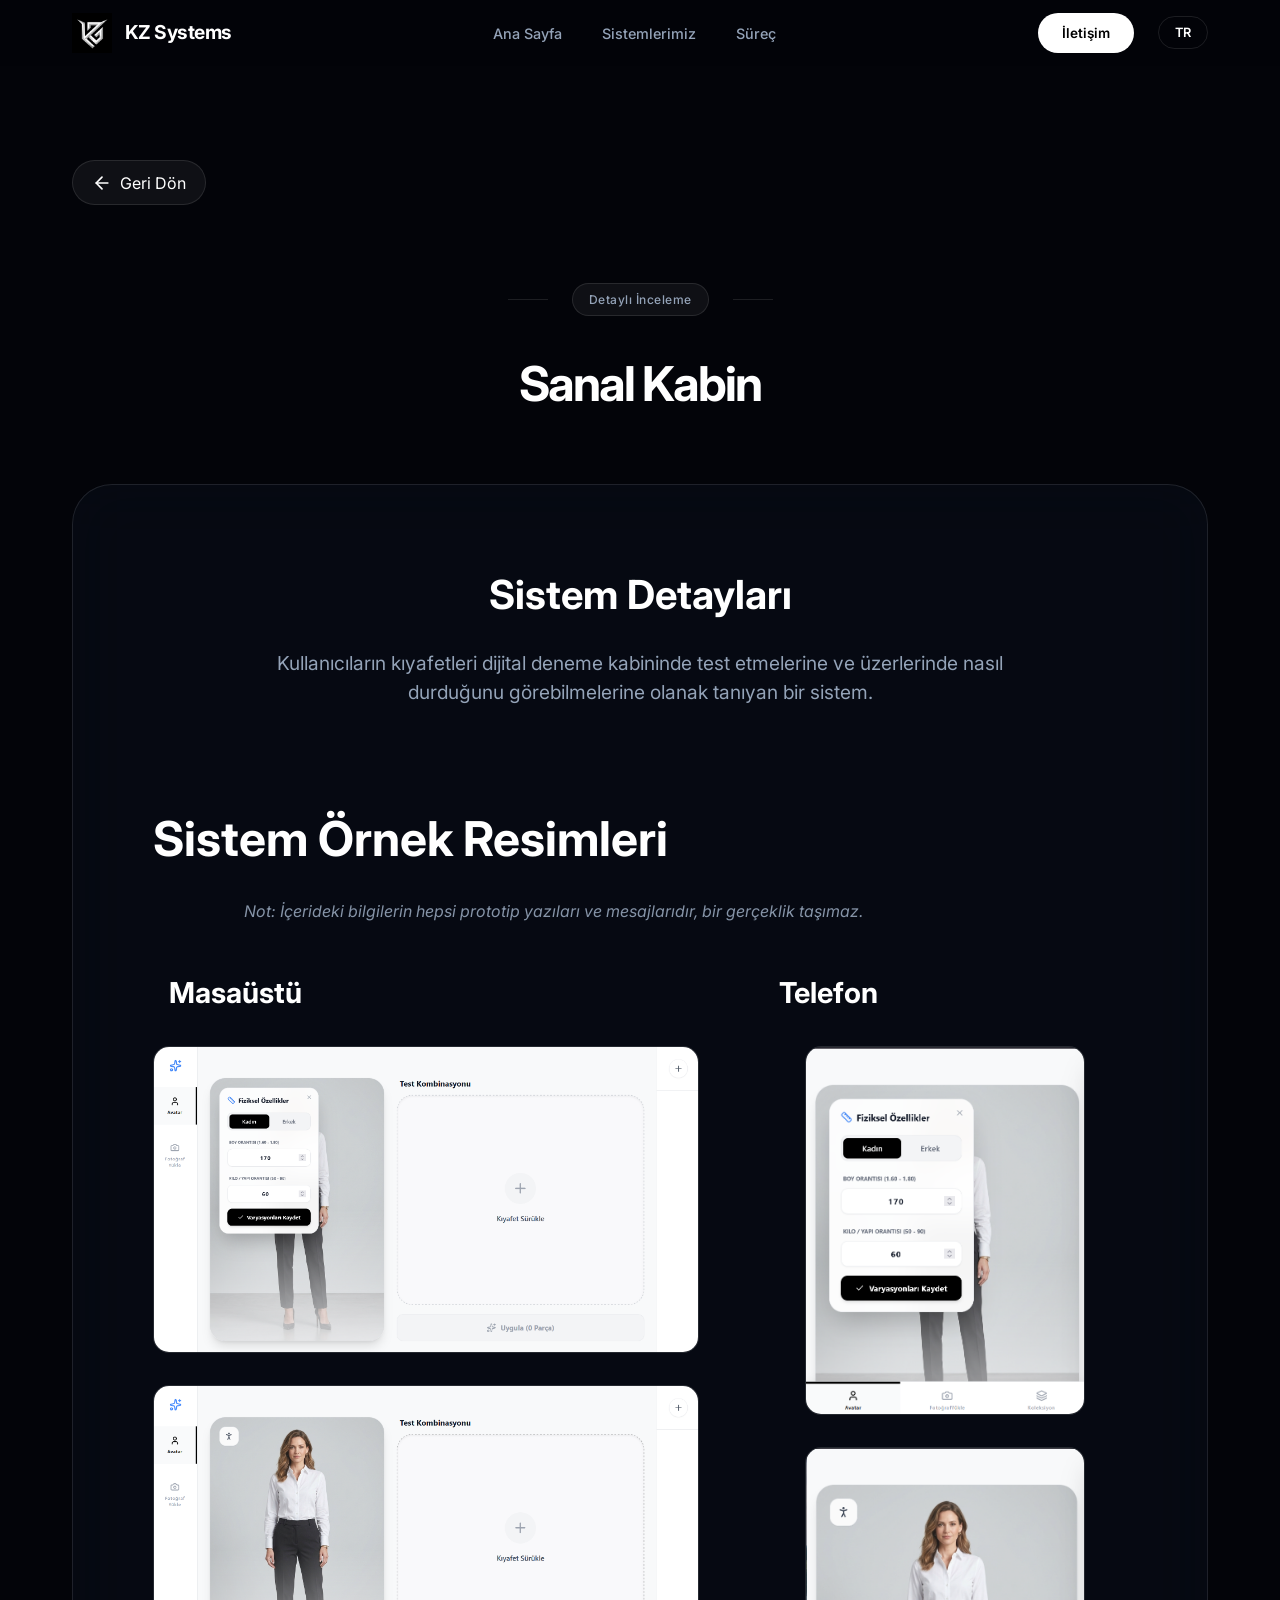
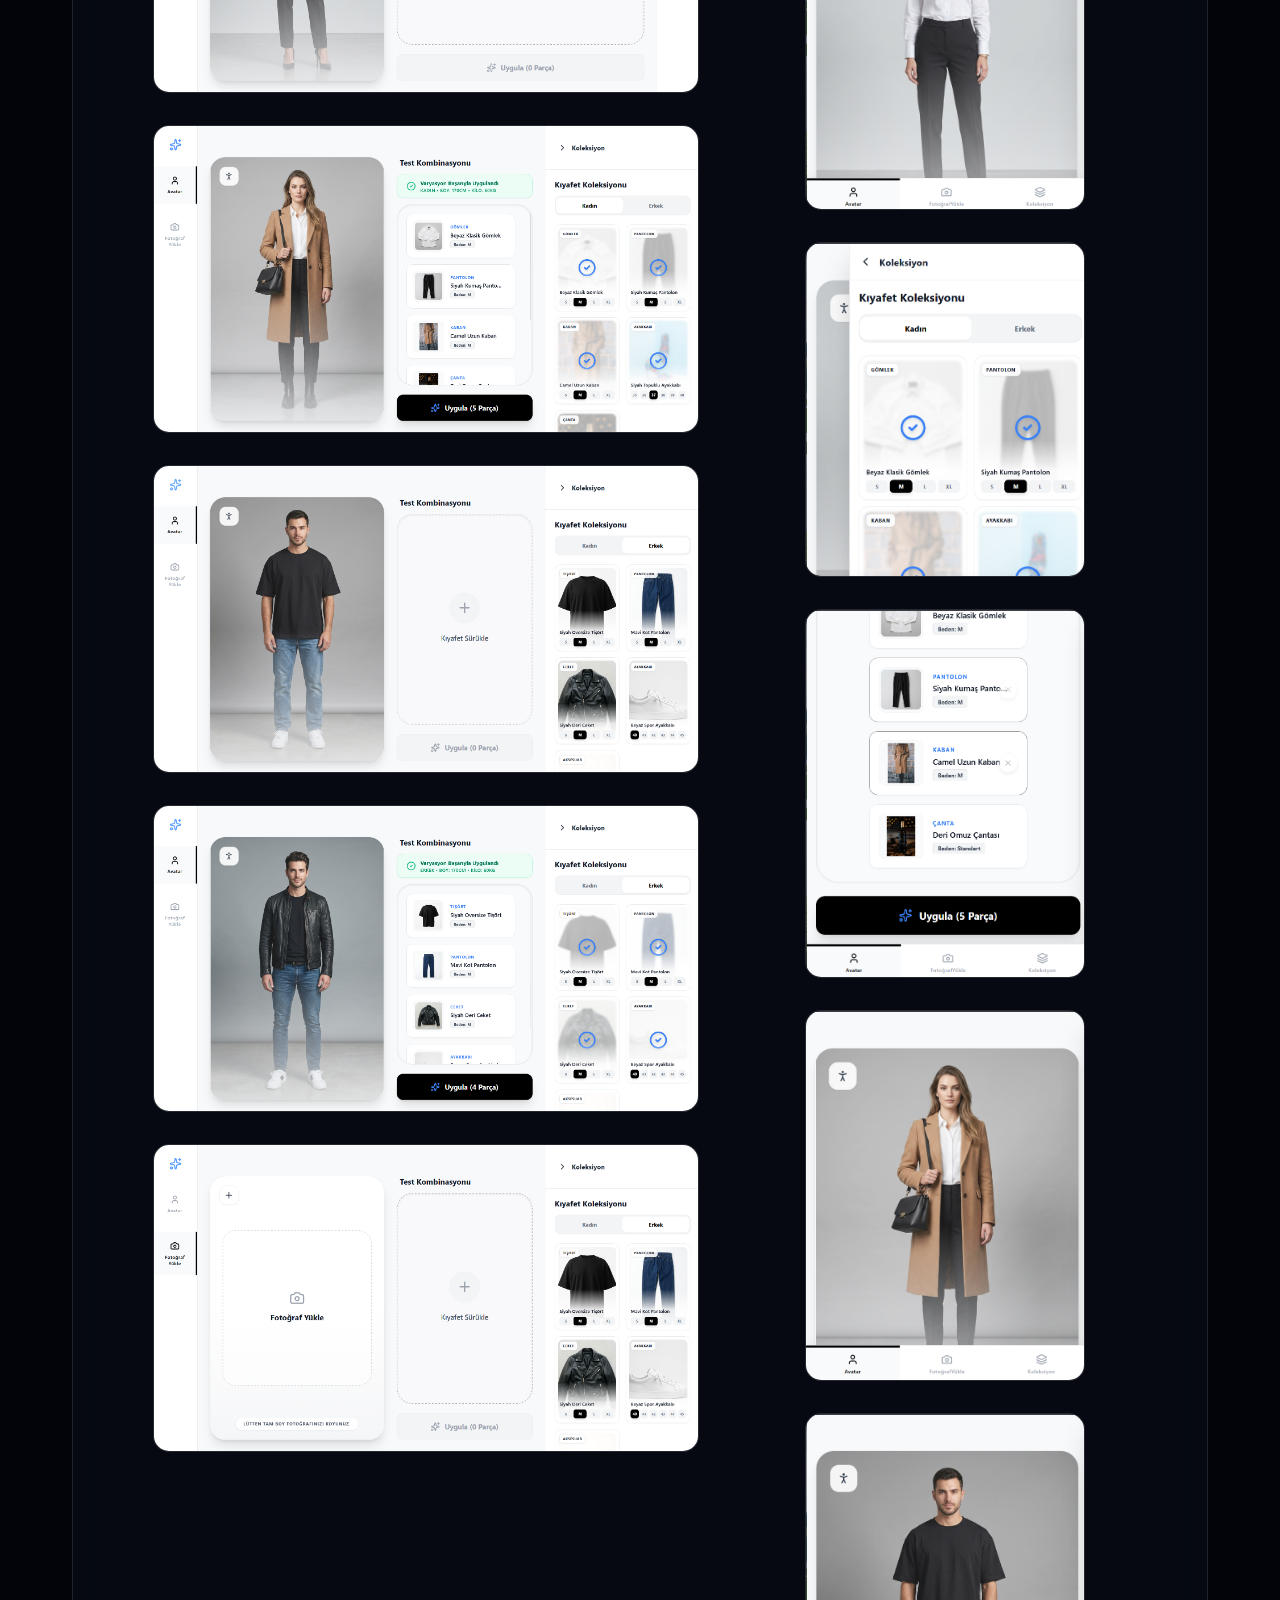
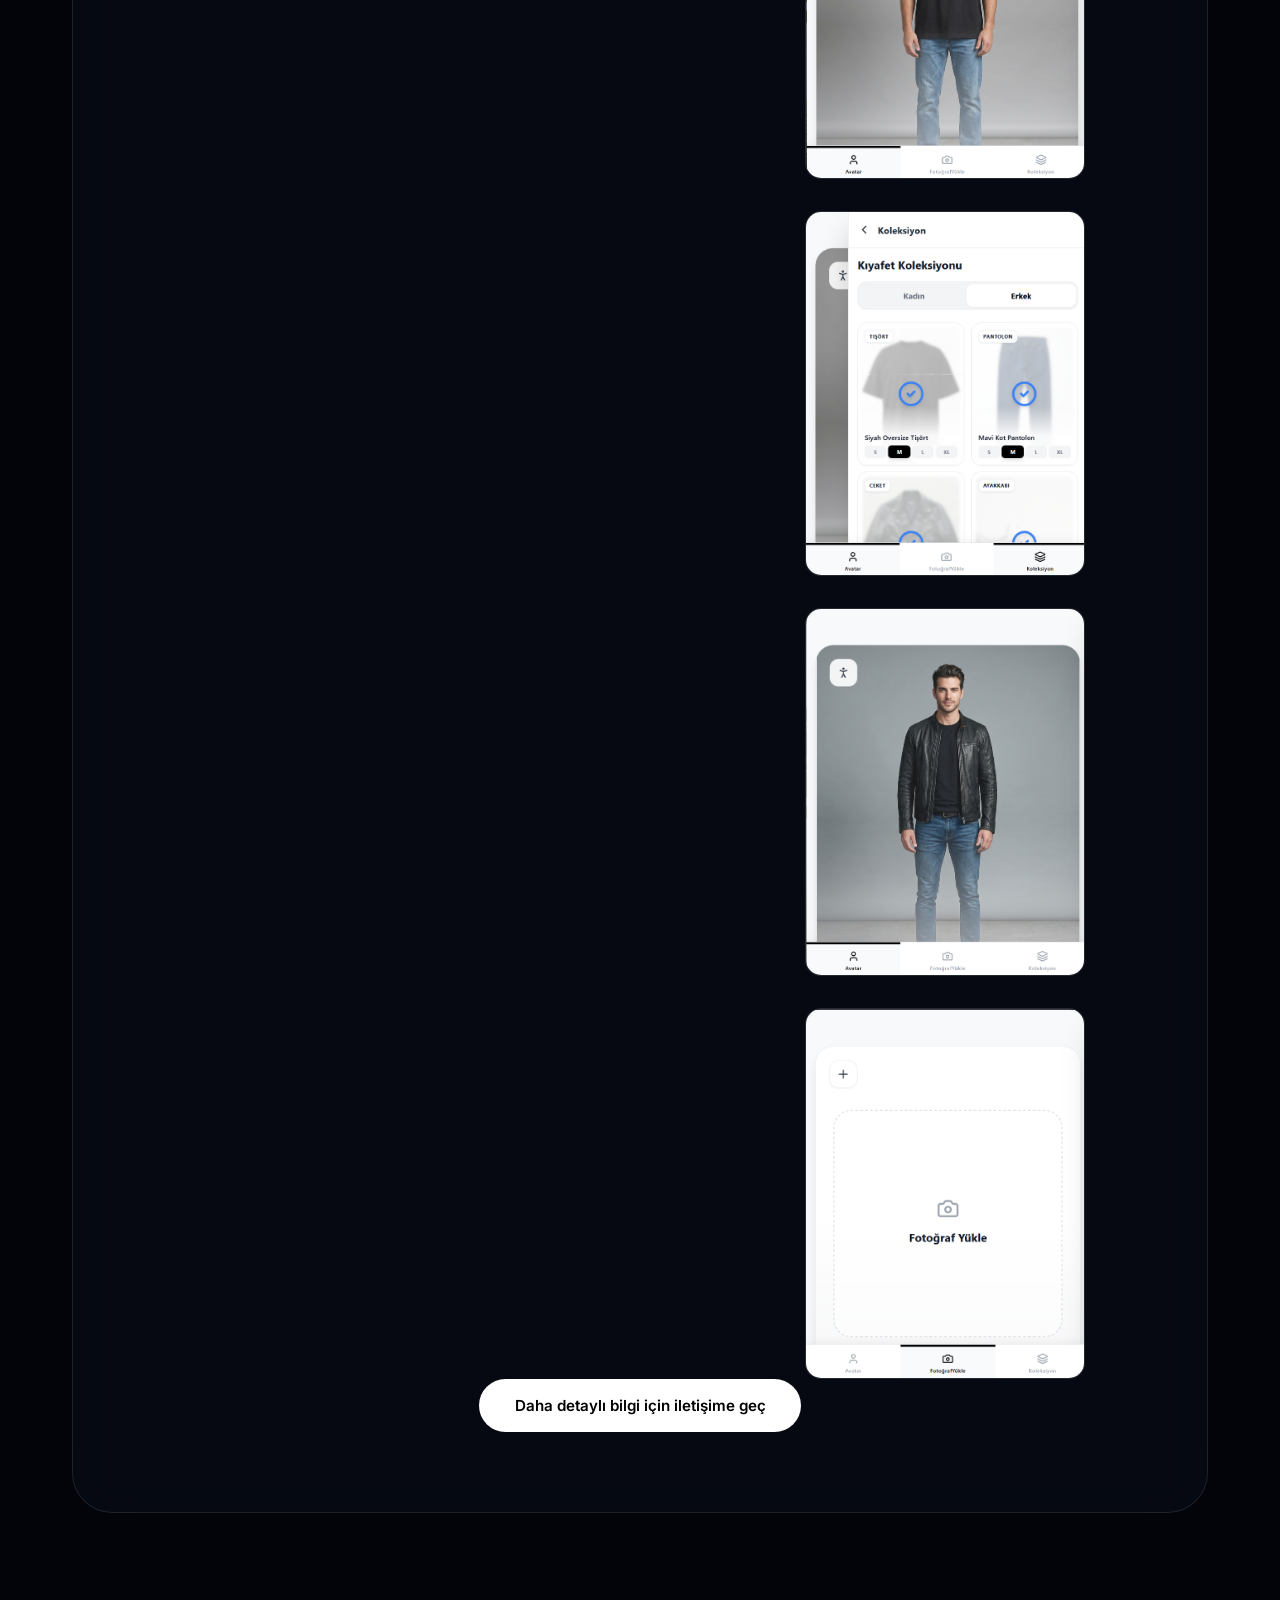
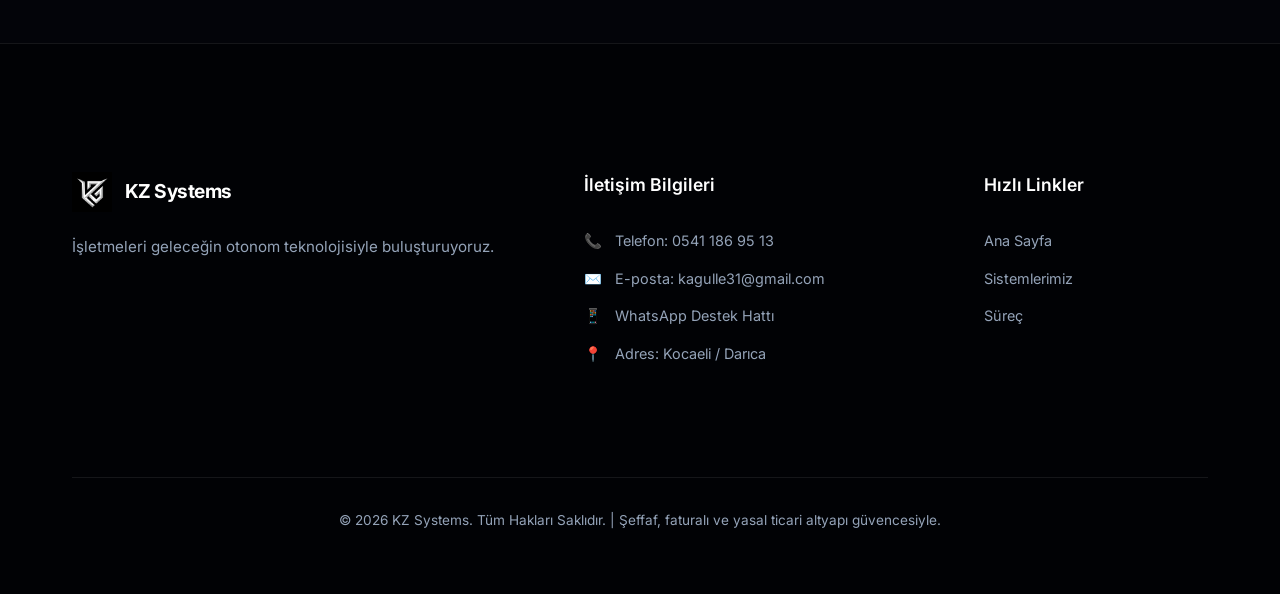
<file: sanal-kabin.html>
<!DOCTYPE html>
<html lang="tr">
<head>
    <meta charset="UTF-8">
    <meta name="viewport" content="width=device-width, initial-scale=1.0">
    <title>Sanal Kabin | KZ Systems</title>
    <link rel="stylesheet" href="style.css?v=12">
    <link rel="preconnect" href="https://fonts.googleapis.com">
    <link rel="preconnect" href="https://fonts.gstatic.com" crossorigin>
    <link href="https://fonts.googleapis.com/css2?family=Inter:wght@300;400;500;600;700;800&display=swap" rel="stylesheet">
    <style>
        .screenshot-section { margin-top: 6rem; }
        .screenshot-grid { display: grid; grid-template-columns: 1.5fr 1fr; gap: 4rem; }
        .screenshot-column h3 { font-size: 1.8rem; margin-bottom: 2rem; color: #fff; border-left: 4px solid var(--accent-primary); padding-left: 1rem; }
        .screenshot-list { display: flex; flex-direction: column; gap: 2rem; }
        .screenshot-item { background: rgba(255,255,255,0.03); border-radius: 16px; border: 1px solid rgba(255,255,255,0.1); overflow: hidden; }
        .screenshot-item img { width: 100%; height: auto; display: block; }
        .screenshot-note { margin: 1.5rem 0 3rem 0; color: var(--text-secondary); font-style: italic; font-size: 1rem; opacity: 0.9; }
        @media (max-width: 992px) { .screenshot-grid { grid-template-columns: 1fr; } }
    </style>
</head>
<body>
    <div class="bg-system"><div class="glow-horizontal"></div><div class="noise-overlay"></div></div>

    <!-- Navigation -->
    <nav class="navbar scrolled">
        <div class="nav-container">
            <div class="nav-left">
                <div class="logo-area">
                    <img src="logo.png" alt="KZ Logo" class="brand-logo">
                    <span class="brand-name">KZ Systems</span>
                </div>
            </div>
            <div class="nav-center">
                <ul class="nav-links">
                    <li><a href="index.html#home" data-tr="Ana Sayfa" data-en="Home">Ana Sayfa</a></li>
                    <li><a href="systems.html" data-tr="Sistemlerimiz" data-en="Our Systems">Sistemlerimiz</a></li>
                    <li><a href="index.html#process" data-tr="Süreç" data-en="Process">Süreç</a></li>
                </ul>
            </div>
            <div class="nav-right">
                <div class="nav-actions">
                    <a href="#contact-info" class="btn-contact desktop-only" data-tr="İletişim" data-en="Contact">İletişim</a>
                    <div class="lang-switcher">
                        <button id="lang-btn">TR</button>
                        <div class="lang-dropdown">
                            <a href="#" onclick="changeLang('tr')">Türkçe</a>
                            <a href="#" onclick="changeLang('en')">English</a>
                        </div>
                    </div>
                    <!-- Hamburger Menu Toggle -->
                    <button class="mobile-menu-toggle" id="mobile-toggle">
                        <span></span>
                        <span></span>
                        <span></span>
                    </button>
                </div>
            </div>
        </div>
    </nav>

    <!-- Mobile Overlay Menu -->
    <div class="mobile-overlay" id="mobile-overlay">
        <div class="mobile-menu-content">
            <ul class="mobile-nav-links">
                <li><a href="index.html#home" data-tr="Ana Sayfa" data-en="Home">Ana Sayfa</a></li>
                <li><a href="systems.html" data-tr="Sistemlerimiz" data-en="Our Systems">Sistemlerimiz</a></li>
                <li><a href="index.html#process" data-tr="Süreç" data-en="Process">Süreç</a></li>
                <li><a href="#contact-info" class="btn-contact-mobile" data-tr="İletişim" data-en="Contact">İletişim</a></li>
            </ul>
        </div>
    </div>

    <section class="system-detail">
        <div class="container">
            <div style="margin-bottom: 3rem;">
                <a href="systems.html" class="back-btn" style="display: inline-flex; align-items: center; gap: 0.5rem; color: #fff; text-decoration: none; background: rgba(255,255,255,0.05); padding: 0.6rem 1.2rem; border-radius: 100px; border: 1px solid rgba(255,255,255,0.1); transition: 0.3s;">
                    <svg width="20" height="20" viewBox="0 0 24 24" fill="none" stroke="currentColor" stroke-width="2" stroke-linecap="round" stroke-linejoin="round"><line x1="19" y1="12" x2="5" y2="12"></line><polyline points="12 19 5 12 12 5"></polyline></svg>
                    <span data-tr="Geri Dön" data-en="Back">Geri Dön</span>
                </a>
            </div>

            <div class="badge-wrapper fade-in visible">
                <div class="line"></div>
                <div class="badge" data-tr="Detaylı İnceleme" data-en="Detailed Review">Detaylı İnceleme</div>
                <div class="line"></div>
            </div>
            <h1 class="section-title fade-in visible" data-tr="Sanal Kabin" data-en="Sanal Kabin">Sanal Kabin</h1>
            
            <div class="detail-box fade-in visible">
                <div class="detail-header">
                    <h2 data-tr="Sistem Detayları" data-en="System Details">Sistem Detayları</h2>
                    <p data-tr="Kullanıcıların kıyafetleri dijital deneme kabininde test etmelerine ve üzerlerinde nasıl durduğunu görebilmelerine olanak tanıyan bir sistem." data-en="Kullanıcıların kıyafetleri dijital deneme kabininde test etmelerine ve üzerlerinde nasıl durduğunu görebilmelerine olanak tanıyan bir sistem.">Kullanıcıların kıyafetleri dijital deneme kabininde test etmelerine ve üzerlerinde nasıl durduğunu görebilmelerine olanak tanıyan bir sistem.</p>
                </div>
                
                <!-- Screenshots Section -->
                <div class="screenshot-section">
                    <h2 class="section-title" data-tr="Sistem Örnek Resimleri" data-en="System Example Images" style="text-align: left; margin-bottom: 1rem;">Sistem Örnek Resimleri</h2>
                    <p class="screenshot-note" data-tr="Not: İçerideki bilgilerin hepsi prototip yazıları ve mesajlarıdır, bir gerçeklik taşımaz." data-en="Note: All information inside are prototype texts and messages, they do not carry any reality.">Not: İçerideki bilgilerin hepsi prototip yazıları ve mesajlarıdır, bir gerçeklik taşımaz.</p>
                    
                    <div class="screenshot-grid">
                        <div class="screenshot-column">
                            <h3 data-tr="Masaüstü" data-en="Desktop">Masaüstü</h3>
                            <div class="screenshot-list">
                                <div class="screenshot-item"><img src="assets/systems/sanal-kabin/screenshots/screenshot1.png" alt=""></div>
<div class="screenshot-item"><img src="assets/systems/sanal-kabin/screenshots/screenshot2.png" alt=""></div>
<div class="screenshot-item"><img src="assets/systems/sanal-kabin/screenshots/screenshot3.png" alt=""></div>
<div class="screenshot-item"><img src="assets/systems/sanal-kabin/screenshots/screenshot4.png" alt=""></div>
<div class="screenshot-item"><img src="assets/systems/sanal-kabin/screenshots/screenshot5.png" alt=""></div>
<div class="screenshot-item"><img src="assets/systems/sanal-kabin/screenshots/screenshot6.png" alt=""></div>

                            </div>
                        </div>
                        <div class="screenshot-column">
                            <h3 data-tr="Telefon" data-en="Phone">Telefon</h3>
                            <div class="screenshot-list">
                                <div class="screenshot-item" style="max-width: 280px; margin: 0 auto;"><img src="assets/systems/sanal-kabin/screenshots/phone1.png" alt=""></div>
<div class="screenshot-item" style="max-width: 280px; margin: 0 auto;"><img src="assets/systems/sanal-kabin/screenshots/phone2.png" alt=""></div>
<div class="screenshot-item" style="max-width: 280px; margin: 0 auto;"><img src="assets/systems/sanal-kabin/screenshots/phone3.png" alt=""></div>
<div class="screenshot-item" style="max-width: 280px; margin: 0 auto;"><img src="assets/systems/sanal-kabin/screenshots/phone4.png" alt=""></div>
<div class="screenshot-item" style="max-width: 280px; margin: 0 auto;"><img src="assets/systems/sanal-kabin/screenshots/phone5.png" alt=""></div>
<div class="screenshot-item" style="max-width: 280px; margin: 0 auto;"><img src="assets/systems/sanal-kabin/screenshots/phone6.png" alt=""></div>
<div class="screenshot-item" style="max-width: 280px; margin: 0 auto;"><img src="assets/systems/sanal-kabin/screenshots/phone7.png" alt=""></div>
<div class="screenshot-item" style="max-width: 280px; margin: 0 auto;"><img src="assets/systems/sanal-kabin/screenshots/phone8.png" alt=""></div>
<div class="screenshot-item" style="max-width: 280px; margin: 0 auto;"><img src="assets/systems/sanal-kabin/screenshots/phone9.png" alt=""></div>

                            </div>
                        </div>
                    </div>
                </div>

                <div class="detail-footer">
                    <a href="https://wa.me/905411869513" target="_blank" class="btn-primary-v2" data-tr="Daha detaylı bilgi için iletişime geç" data-en="Contact for more detailed information">Daha detaylı bilgi için iletişime geç</a>
                </div>
            </div>
        </div>
    </section>

    <!-- Footer -->
    <footer id="contact-info" class="footer-detailed">
        <div class="container">
            <div class="footer-grid">
                <div class="footer-brand">
                    <div class="logo-area">
                        <img src="logo.png" alt="KZ Logo" class="brand-logo">
                        <span class="brand-name">KZ Systems</span>
                    </div>
                    <p class="brand-desc" data-tr="İşletmeleri geleceğin otonom teknolojisiyle buluşturuyoruz." data-en="Connecting businesses with the autonomous technology of the future.">İşletmeleri geleceğin otonom teknolojisiyle buluşturuyoruz.</p>
                </div>
                <div class="footer-contact">
                    <h4 data-tr="İletişim Bilgileri" data-en="Contact Information">İletişim Bilgileri</h4>
                    <ul>
                        <li><span class="icon">📞</span> <span data-tr="Telefon: 0541 186 95 13" data-en="Phone: +90 541 186 95 13">Telefon: 0541 186 95 13</span></li>
                        <li><span class="icon">✉️</span> <span data-tr="E-posta: kagulle31@gmail.com" data-en="Email: kagulle31@gmail.com">E-posta: kagulle31@gmail.com</span></li>
                        <li><span class="icon">📱</span> <a href="https://wa.me/905411869513" target="_blank" data-tr="WhatsApp Destek Hattı" data-en="WhatsApp Support Line">WhatsApp Destek Hattı</a></li>
                        <li><span class="icon">📍</span> <span data-tr="Adres: Kocaeli / Darıca" data-en="Address: Kocaeli / Darıca">Adres: Kocaeli / Darıca</span></li>
                    </ul>
                </div>
                <div class="footer-links">
                    <h4 data-tr="Hızlı Linkler" data-en="Quick Links">Hızlı Linkler</h4>
                    <ul>
                        <li><a href="index.html#home" data-tr="Ana Sayfa" data-en="Home">Ana Sayfa</a></li>
                        <li><a href="systems.html" data-tr="Sistemlerimiz" data-en="Our Systems">Sistemlerimiz</a></li>
                        <li><a href="index.html#process" data-tr="Süreç" data-en="Process">Süreç</a></li>
                    </ul>
                </div>
            </div>
            <div class="footer-bottom">
                <p data-tr="© 2026 KZ Systems. Tüm Hakları Saklıdır. | Şeffaf, faturalı ve yasal ticari altyapı güvencesiyle." data-en="© 2026 KZ Systems. All Rights Reserved. | With the assurance of transparent, invoiced and legal commercial infrastructure.">© 2026 KZ Systems. Tüm Hakları Saklıdır. | Şeffaf, faturalı ve yasal ticari altyapı güvencesiyle.</p>
            </div>
        </div>
    </footer>

    <script src="main.js"></script>
</body>
</html>
</file>
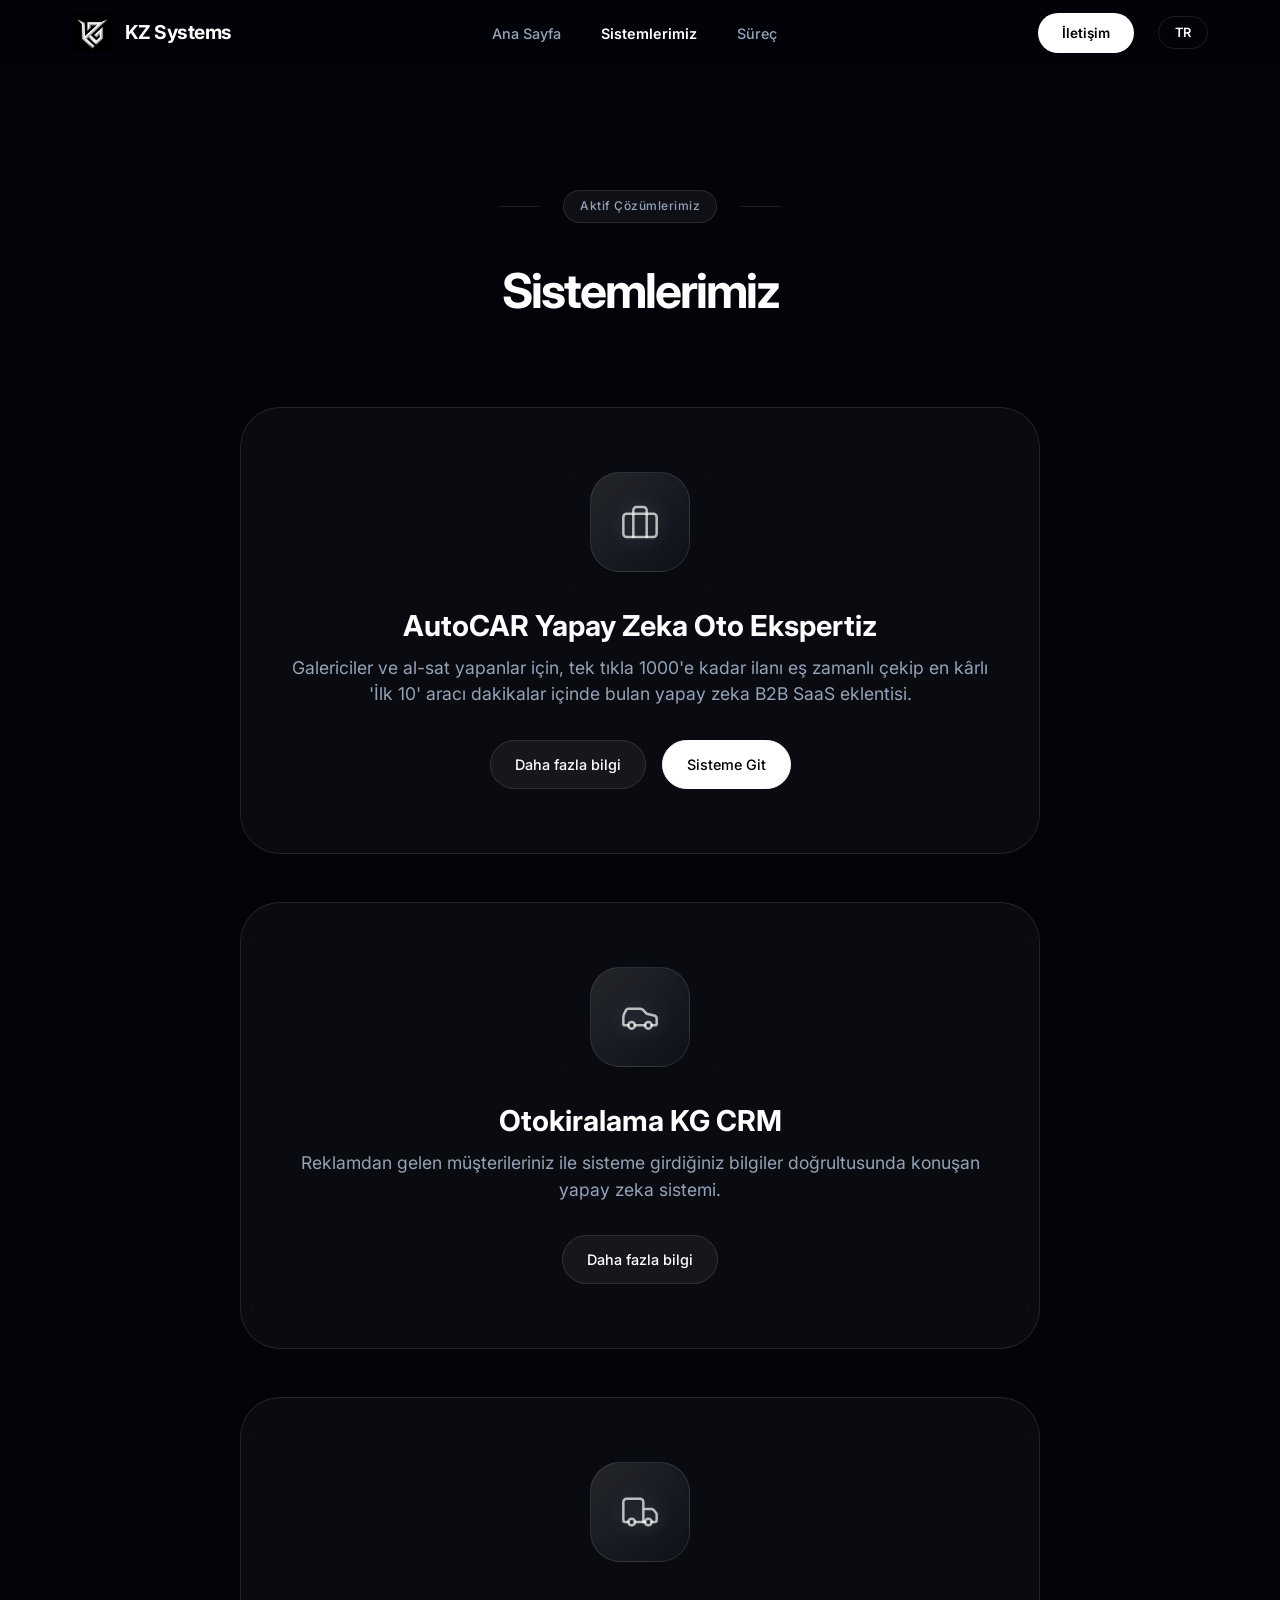
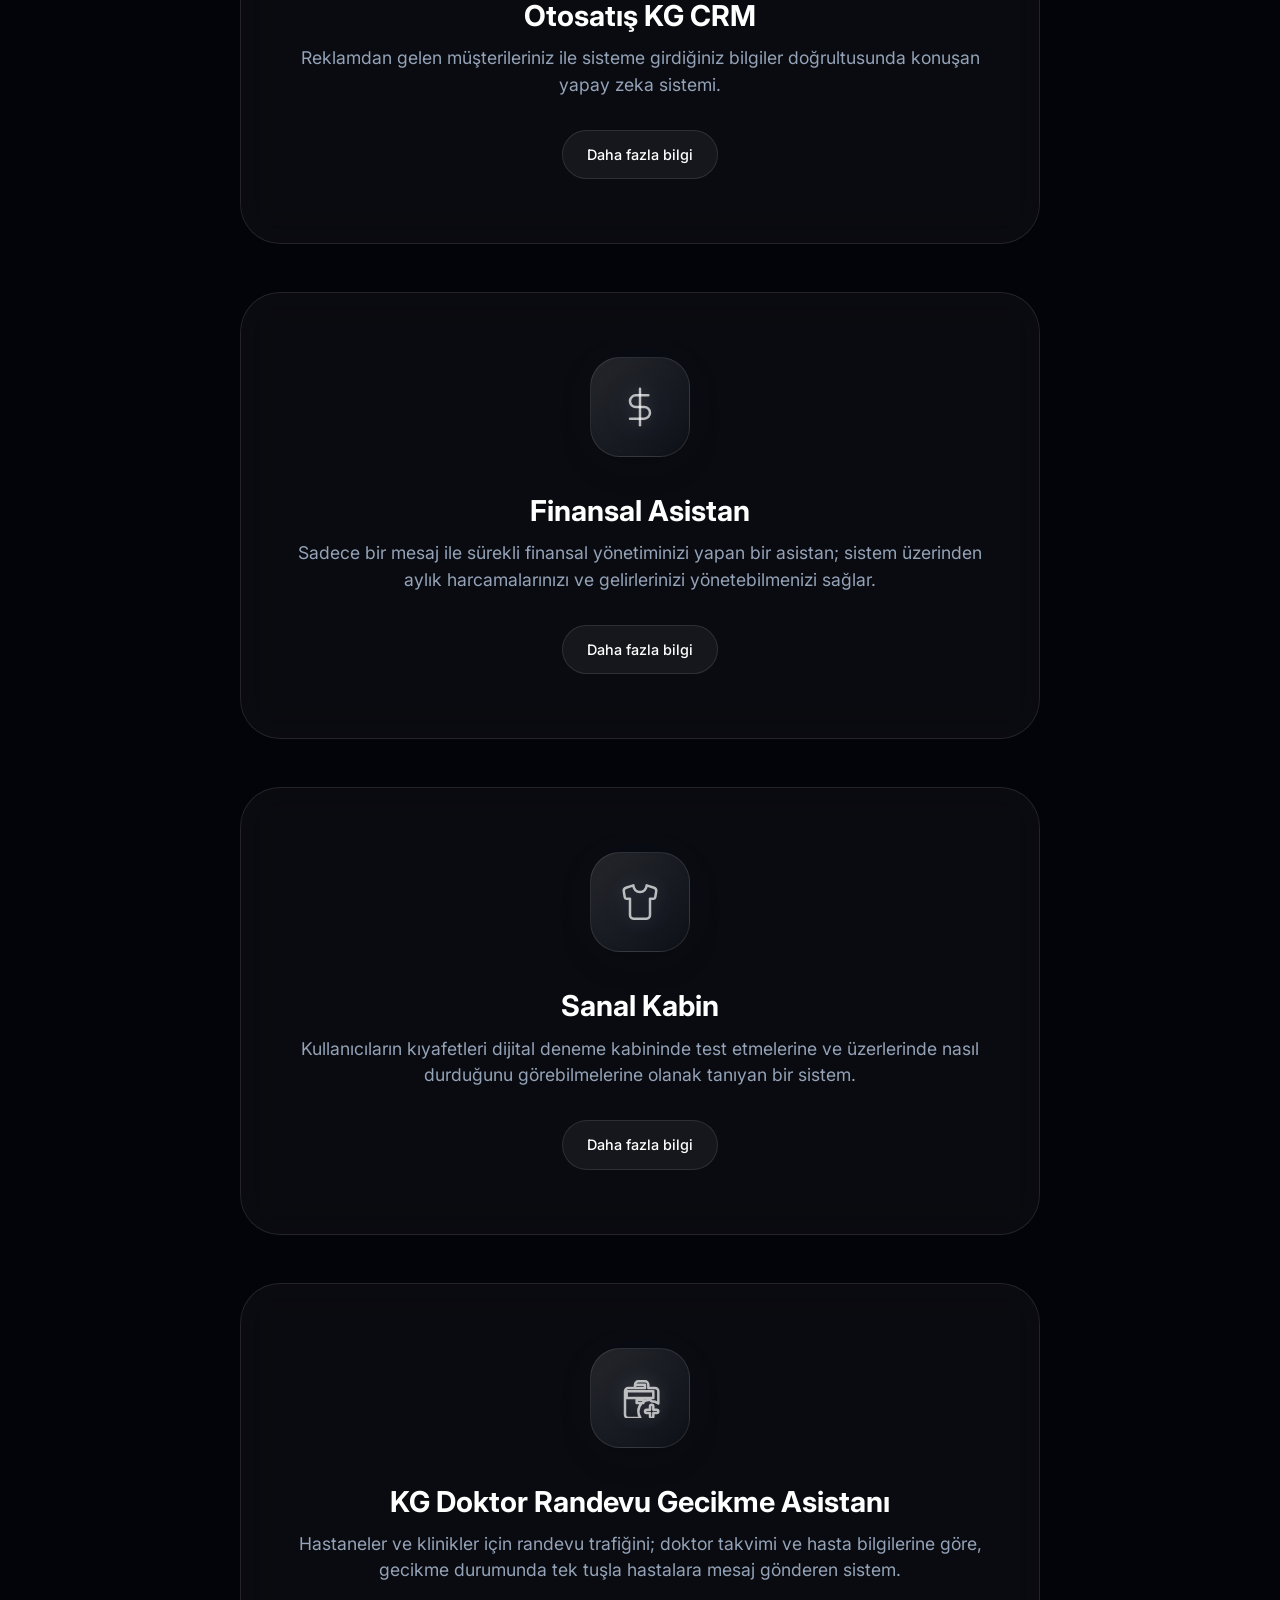
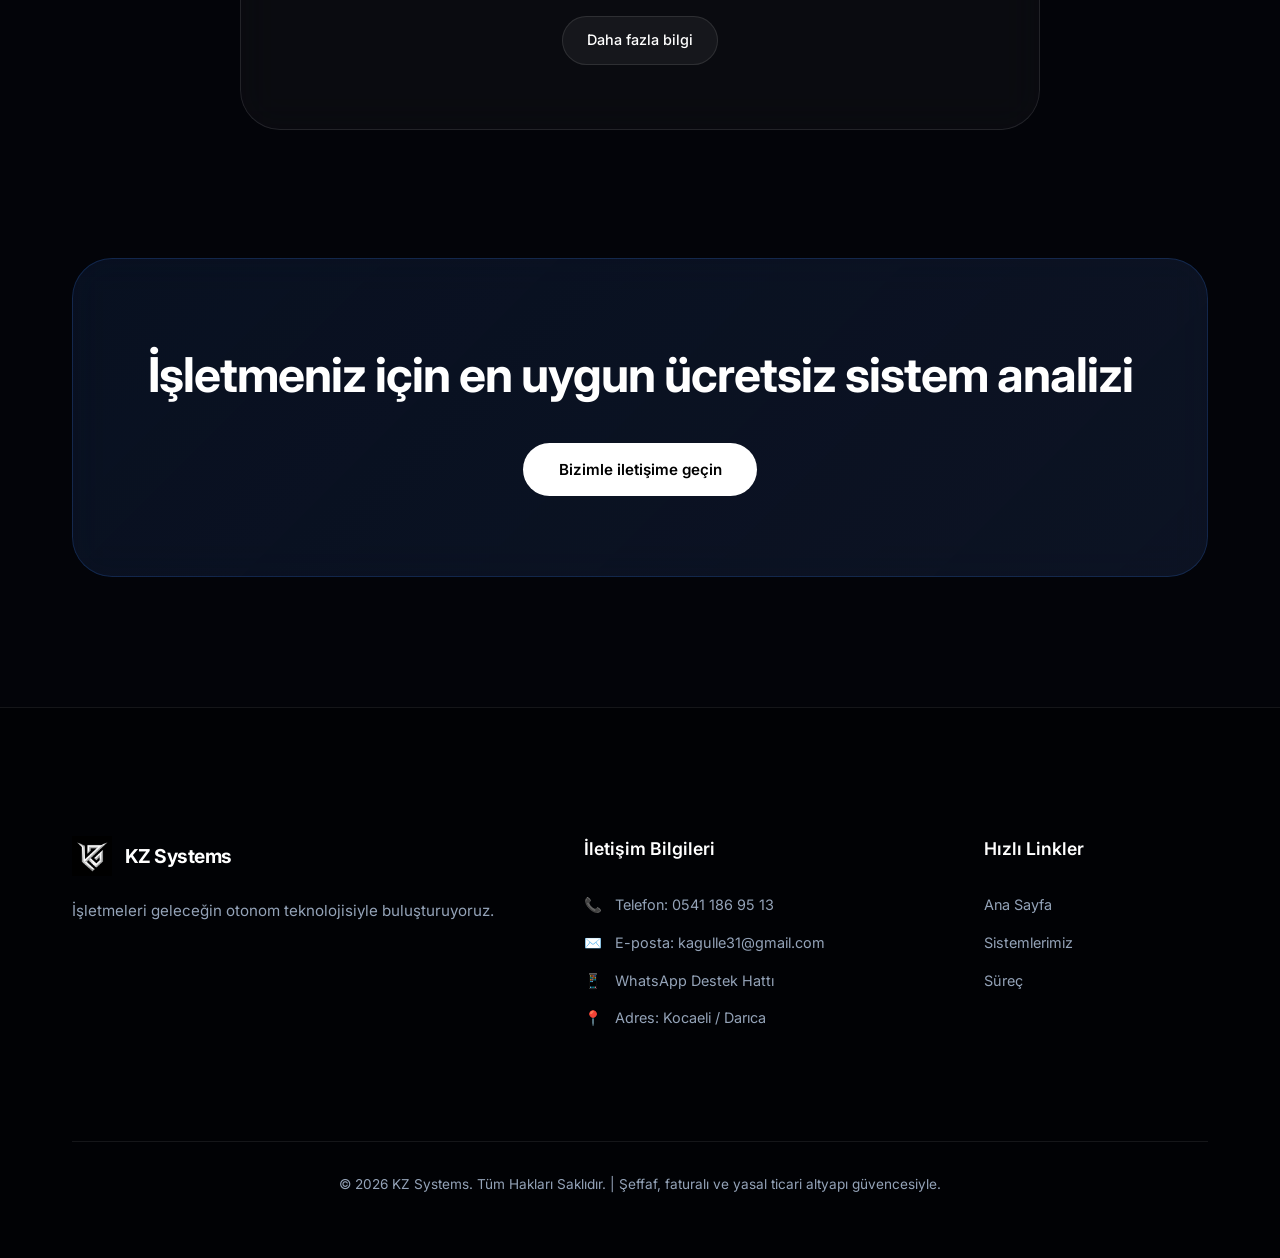
<file: systems.html>
<!DOCTYPE html>
<html lang="tr">
<head>
    <meta charset="UTF-8">
    <meta name="viewport" content="width=device-width, initial-scale=1.0">
    <title>Sistemlerimiz | KZ Systems</title>
    <link rel="stylesheet" href="style.css?v=12">
    <link rel="preconnect" href="https://fonts.googleapis.com">
    <link rel="preconnect" href="https://fonts.gstatic.com" crossorigin>
    <link href="https://fonts.googleapis.com/css2?family=Inter:wght@300;400;500;600;700;800&display=swap" rel="stylesheet">
</head>
<body>
    <div class="bg-system">
        <div class="glow-horizontal"></div>
        <div class="noise-overlay"></div>
    </div>

    <!-- Navigation -->
    <nav class="navbar scrolled">
        <div class="nav-container">
            <div class="nav-left">
                <div class="logo-area">
                    <img src="logo.png" alt="KZ Logo" class="brand-logo">
                    <span class="brand-name">KZ Systems</span>
                </div>
            </div>
            <div class="nav-center">
                <ul class="nav-links">
                    <li><a href="index.html#home" data-tr="Ana Sayfa" data-en="Home">Ana Sayfa</a></li>
                    <li><a href="systems.html" class="active" data-tr="Sistemlerimiz" data-en="Our Systems">Sistemlerimiz</a></li>
                    <li><a href="index.html#process" data-tr="Süreç" data-en="Process">Süreç</a></li>
                </ul>
            </div>
            <div class="nav-right">
                <div class="nav-actions">
                    <a href="#contact-info" class="btn-contact desktop-only" data-tr="İletişim" data-en="Contact">İletişim</a>
                    <div class="lang-switcher">
                        <button id="lang-btn">TR</button>
                        <div class="lang-dropdown">
                            <a href="#" onclick="changeLang('tr')">Türkçe</a>
                            <a href="#" onclick="changeLang('en')">English</a>
                        </div>
                    </div>
                    <!-- Hamburger Menu Toggle -->
                    <button class="mobile-menu-toggle" id="mobile-toggle">
                        <span></span>
                        <span></span>
                        <span></span>
                    </button>
                </div>
            </div>
        </div>
    </nav>

    <!-- Mobile Overlay Menu -->
    <div class="mobile-overlay" id="mobile-overlay">
        <div class="mobile-menu-content">
            <ul class="mobile-nav-links">
                <li><a href="index.html#home" data-tr="Ana Sayfa" data-en="Home">Ana Sayfa</a></li>
                <li><a href="systems.html" data-tr="Sistemlerimiz" data-en="Our Systems">Sistemlerimiz</a></li>
                <li><a href="index.html#process" data-tr="Süreç" data-en="Process">Süreç</a></li>
                <li><a href="#contact-info" class="btn-contact-mobile" data-tr="İletişim" data-en="Contact">İletişim</a></li>
            </ul>
        </div>
    </div>

    <section class="systems-showcase">
        <div class="container">
            <div class="badge-wrapper fade-in visible">
                <div class="line"></div>
                <div class="badge" data-tr="Aktif Çözümlerimiz" data-en="Our Active Solutions">Aktif Çözümlerimiz</div>
                <div class="line"></div>
            </div>
            <h1 class="section-title fade-in visible" data-tr="Sistemlerimiz" data-en="Our Systems" style="margin-bottom: 5rem;">Sistemlerimiz</h1>

            <div class="systems-list">
                <!-- 0. AutoCAR B2B SaaS -->
                <div class="long-system-card fade-in visible">
                    <div class="long-card-icon">
                        <svg width="40" height="40" viewBox="0 0 24 24" fill="none" stroke="currentColor" stroke-width="1.5" stroke-linecap="round" stroke-linejoin="round" class="system-icon"><rect x="2" y="7" width="20" height="14" rx="2" ry="2"/><path d="M16 21V5a2 2 0 0 0-2-2h-4a2 2 0 0 0-2 2v16"/></svg>
                    </div>
                    <div class="long-card-content">
                        <h2 data-tr="AutoCAR Yapay Zeka Oto Ekspertiz" data-en="AutoCAR AI Auto Appraiser">AutoCAR Yapay Zeka Oto Ekspertiz</h2>
                        <p data-tr="Galericiler ve al-sat yapanlar için, tek tıkla 1000'e kadar ilanı eş zamanlı çekip en kârlı 'İlk 10' aracı dakikalar içinde bulan yapay zeka B2B SaaS eklentisi." data-en="AI browser extension B2B SaaS for car dealers that fetches up to 1000 listings simultaneously and finds the most profitable 'Top 10' cars in minutes.">Galericiler ve al-sat yapanlar için, tek tıkla 1000'e kadar ilanı eş zamanlı çekip en kârlı 'İlk 10' aracı dakikalar içinde bulan yapay zeka B2B SaaS eklentisi.</p>
                    </div>
                    <div style="display: flex; gap: 1rem; flex-wrap: wrap; justify-content: center; align-items: center;">
                        <a href="autocar.html" class="plus-btn">
                            <span class="btn-text" data-tr="Daha fazla bilgi" data-en="More info">Daha fazla bilgi</span>
                        </a>
                        <a href="https://auto-car-gold.vercel.app" target="_blank" class="plus-btn" style="background: #fff; border-color: #fff;">
                            <span class="btn-text" data-tr="Sisteme Git" data-en="Go to System" style="color: #000;">Sisteme Git</span>
                        </a>
                    </div>
                </div>

                <!-- 1. Oto Kiralama KG CRM -->
                <div class="long-system-card fade-in visible">
                    <div class="long-card-icon">
                        <svg width="40" height="40" viewBox="0 0 24 24" fill="none" stroke="currentColor" stroke-width="1.5" stroke-linecap="round" stroke-linejoin="round" class="system-icon"><path d="M19 17h2c.6 0 1-.4 1-1v-3c0-.9-.7-1.7-1.5-1.9C18.7 10.6 16 10 16 10s-1.3-1.4-2.2-2.3c-.5-.4-1.1-.7-1.8-.7H5c-.6 0-1.1.4-1.4.9l-1.4 2.9C2.1 11.6 2 12.2 2 12.8V16c0 .6.4 1 1 1h2"/><circle cx="7" cy="17" r="2"/><path d="M9 17h6"/><circle cx="17" cy="17" r="2"/></svg>
                    </div>
                    <div class="long-card-content">
                        <h2 data-tr="Oto Kiralama KG CRM" data-en="Car Rental KG CRM">Otokiralama KG CRM</h2>
                        <p data-tr="Reklamdan gelen müşterileriniz ile sisteme girdiğiniz bilgiler doğrultusunda konuşan yapay zeka sistemi." data-en="An AI system that communicates with your customers from ads based on the information you provide.">Reklamdan gelen müşterileriniz ile sisteme girdiğiniz bilgiler doğrultusunda konuşan yapay zeka sistemi.</p>
                    </div>
                    <a href="oto-kiralama.html" class="plus-btn">
                        <span class="btn-text" data-tr="Daha fazla bilgi" data-en="More info">Daha fazla bilgi</span>
                    </a>
                </div>

                <!-- 2. Oto Satış KG CRM -->
                <div class="long-system-card fade-in visible" style="animation-delay: 0.1s;">
                    <div class="long-card-icon">
                        <svg width="40" height="40" viewBox="0 0 24 24" fill="none" stroke="currentColor" stroke-width="1.5" stroke-linecap="round" stroke-linejoin="round" class="system-icon"><path d="M14 18V6a2 2 0 0 0-2-2H4a2 2 0 0 0-2 2v11a1 1 0 0 0 1 1h2"/><path d="M15 18H9"/><path d="M19 18h2a1 1 0 0 0 1-1v-3.65a1 1 0 0 0-.22-.62l-1.39-1.74a2 2 0 0 0-1.56-.73H15"/><circle cx="7" cy="18" r="2"/><circle cx="17" cy="18" r="2"/></svg>
                    </div>
                    <div class="long-card-content">
                        <h2 data-tr="Oto Satış KG CRM" data-en="Car Sales KG CRM">Otosatış KG CRM</h2>
                        <p data-tr="Reklamdan gelen müşterileriniz ile sisteme girdiğiniz bilgiler doğrultusunda konuşan yapay zeka sistemi." data-en="An AI system that communicates with your customers from ads based on the information you provide.">Reklamdan gelen müşterileriniz ile sisteme girdiğiniz bilgiler doğrultusunda konuşan yapay zeka sistemi.</p>
                    </div>
                    <a href="oto-satis.html" class="plus-btn">
                        <span class="btn-text" data-tr="Daha fazla bilgi" data-en="More info">Daha fazla bilgi</span>
                    </a>
                </div>

                <!-- 3. Finansal Asistan -->
                <div class="long-system-card fade-in visible" style="animation-delay: 0.2s;">
                    <div class="long-card-icon">
                        <svg width="40" height="40" viewBox="0 0 24 24" fill="none" stroke="currentColor" stroke-width="1.5" stroke-linecap="round" stroke-linejoin="round" class="system-icon"><line x1="12" y1="1" x2="12" y2="23"/><path d="M17 5H9.5a3.5 3.5 0 0 0 0 7h5a3.5 3.5 0 0 1 0 7H6"/></svg>
                    </div>
                    <div class="long-card-content">
                        <h2 data-tr="Finansal Asistan" data-en="Financial Assistant">Finansal Asistan</h2>
                        <p data-tr="Sadece bir mesaj ile sürekli finansal yönetiminizi yapan bir asistan; sistem üzerinden aylık harcamalarınızı ve gelirlerinizi yönetebilmenizi sağlar." data-en="An assistant that manages your finances with just a message; allows you to manage monthly expenses and incomes through the system.">Sadece bir mesaj ile sürekli finansal yönetiminizi yapan bir asistan; sistem üzerinden aylık harcamalarınızı ve gelirlerinizi yönetebilmenizi sağlar.</p>
                    </div>
                    <a href="finansal-asistan.html" class="plus-btn">
                        <span class="btn-text" data-tr="Daha fazla bilgi" data-en="More info">Daha fazla bilgi</span>
                    </a>
                </div>

                <!-- 4. Sanal Kabin -->
                <div class="long-system-card fade-in visible" style="animation-delay: 0.3s;">
                    <div class="long-card-icon">
                        <svg width="40" height="40" viewBox="0 0 24 24" fill="none" stroke="currentColor" stroke-width="1.5" stroke-linecap="round" stroke-linejoin="round" class="system-icon"><path d="M20.38 3.46 16 2a4 4 0 0 1-8 0L3.62 3.46a2 2 0 0 0-1.34 2.23l.58 3.47a1 1 0 0 0 .99.84H6v10c0 1.1.9 2 2 2h8a2 2 0 0 0 2-2V10h2.15a1 1 0 0 0 .99-.84l.58-3.47a2 2 0 0 0-1.34-2.23z"/></svg>
                    </div>
                    <div class="long-card-content">
                        <h2 data-tr="Sanal Kabin" data-en="Virtual Fitting Room">Sanal Kabin</h2>
                        <p data-tr="Kullanıcıların kıyafetleri dijital deneme kabininde test etmelerine ve üzerlerinde nasıl durduğunu görebilmelerine olanak tanıyan bir sistem." data-en="A system that allows users to test clothes in a digital fitting room and see how they look on them.">Kullanıcıların kıyafetleri dijital deneme kabininde test etmelerine ve üzerlerinde nasıl durduğunu görebilmelerine olanak tanıyan bir sistem.</p>
                    </div>
                    <a href="sanal-kabin.html" class="plus-btn">
                        <span class="btn-text" data-tr="Daha fazla bilgi" data-en="More info">Daha fazla bilgi</span>
                    </a>
                </div>

                <!-- 5. KG Doktor Randevu Gecikme Asistanı -->
                <div class="long-system-card fade-in visible" style="animation-delay: 0.4s;">
                    <div class="long-card-icon">
                        <svg width="40" height="40" viewBox="0 0 24 24" fill="none" stroke="currentColor" stroke-width="1.5" stroke-linecap="round" stroke-linejoin="round" class="system-icon"><path d="M19 14c1.49 0 2.87.47 4 1.26V8c0-1.1-.9-2-2-2h-4V4c0-1.1-.9-2-2-2h-4c-1.1 0-2 .9-2 2v2H5c-1.1 0-2 .9-2 2v14c0 1.1.9 2 2 2h7.26c-.79-1.13-1.26-2.51-1.26-4 0-3.87 3.13-7 7-7zM9 4h6v2H9V4zm1 9h4v2h-4v-2zm-6-5h16v4H4V8z"/><path d="M22 19h-2v-2a1 1 0 0 0-2 0v2h-2a1 1 0 0 0 0 2h2v2a1 1 0 0 0 2 0v-2h2a1 1 0 0 0 0-2z"/></svg>
                    </div>
                    <div class="long-card-content">
                        <h2 data-tr="KG Doktor Randevu Gecikme Asistanı" data-en="KG Doctor Appointment Delay Assistant">KG Doktor Randevu Gecikme Asistanı</h2>
                        <p data-tr="Hastaneler ve klinikler için randevu trafiğini; doktor takvimi ve hasta bilgilerine göre, gecikme durumunda tek tuşla hastalara mesaj gönderen sistem." data-en="A system that sends messages to patients with a single touch in case of delay according to the appointment traffic for hospitals and clinics.">Hastaneler ve klinikler için randevu trafiğini; doktor takvimi ve hasta bilgilerine göre, gecikme durumunda tek tuşla hastalara mesaj gönderen sistem.</p>
                    </div>
                    <a href="kg-doktor-randevu-gecikme-asistani.html" class="plus-btn">
                        <span class="btn-text" data-tr="Daha fazla bilgi" data-en="More info">Daha fazla bilgi</span>
                    </a>
                </div>
            </div>

            <!-- New Bottom Section -->
            <div class="analysis-box fade-in visible" style="margin-top: 8rem; text-align: center;">
                <h2 data-tr="İşletmeniz için en uygun ücretsiz sistem analizi" data-en="The most suitable free system analysis for your business">İşletmeniz için en uygun ücretsiz sistem analizi</h2>
                <div style="margin-top: 2rem;">
                    <a href="https://wa.me/905411869513" target="_blank" class="btn-primary-v2" data-tr="Bizimle iletişime geçin" data-en="Contact us">Bizimle iletişime geçin</a>
                </div>
            </div>
        </div>
    </section>

    <!-- Footer -->
    <footer id="contact-info" class="footer-detailed">
        <div class="container">
            <div class="footer-grid">
                <div class="footer-brand">
                    <div class="logo-area">
                        <img src="logo.png" alt="KZ Logo" class="brand-logo">
                        <span class="brand-name">KZ Systems</span>
                    </div>
                    <p class="brand-desc" data-tr="İşletmeleri geleceğin otonom teknolojisiyle buluşturuyoruz." data-en="Connecting businesses with the autonomous technology of the future.">İşletmeleri geleceğin otonom teknolojisiyle buluşturuyoruz.</p>
                </div>
                <div class="footer-contact">
                    <h4 data-tr="İletişim Bilgileri" data-en="Contact Information">İletişim Bilgileri</h4>
                    <ul>
                        <li><span class="icon">📞</span> <span data-tr="Telefon: 0541 186 95 13" data-en="Phone: +90 541 186 95 13">Telefon: 0541 186 95 13</span></li>
                        <li><span class="icon">✉️</span> <span data-tr="E-posta: kagulle31@gmail.com" data-en="Email: kagulle31@gmail.com">E-posta: kagulle31@gmail.com</span></li>
                        <li><span class="icon">📱</span> <a href="https://wa.me/905411869513" target="_blank" data-tr="WhatsApp Destek Hattı" data-en="WhatsApp Support Line">WhatsApp Destek Hattı</a></li>
                        <li><span class="icon">📍</span> <span data-tr="Adres: Kocaeli / Darıca" data-en="Address: Kocaeli / Darıca">Adres: Kocaeli / Darıca</span></li>
                    </ul>
                </div>
                <div class="footer-links">
                    <h4 data-tr="Hızlı Linkler" data-en="Quick Links">Hızlı Linkler</h4>
                    <ul>
                        <li><a href="index.html#home" data-tr="Ana Sayfa" data-en="Home">Ana Sayfa</a></li>
                        <li><a href="systems.html" data-tr="Sistemlerimiz" data-en="Our Systems">Sistemlerimiz</a></li>
                        <li><a href="index.html#process" data-tr="Süreç" data-en="Process">Süreç</a></li>
                    </ul>
                </div>
            </div>
            <div class="footer-bottom">
                <p data-tr="© 2026 KZ Systems. Tüm Hakları Saklıdır. | Şeffaf, faturalı ve yasal ticari altyapı güvencesiyle." data-en="© 2026 KZ Systems. All Rights Reserved. | With the assurance of transparent, invoiced and legal commercial infrastructure.">© 2026 KZ Systems. Tüm Hakları Saklıdır. | Şeffaf, faturalı ve yasal ticari altyapı güvencesiyle.</p>
            </div>
        </div>
    </footer>

    <script src="main.js"></script>
</body>
</html>
</file>
<file: style.css>
:root {
    --bg-color: #030409;
    --accent-blue: #3b82f6;
    --accent-glow: rgba(59, 130, 246, 0.15);
    --text-primary: #ffffff;
    --text-secondary: #94a3b8;
    --card-bg: rgba(15, 23, 42, 0.3);
    --border-color: rgba(255, 255, 255, 0.08);
    --transition: all 0.5s cubic-bezier(0.16, 1, 0.3, 1);
}

/* Custom Premium Scrollbar */
::-webkit-scrollbar {
    width: 8px;
}

::-webkit-scrollbar-track {
    background: #010205;
}

::-webkit-scrollbar-thumb {
    background: linear-gradient(to bottom, var(--accent-primary), #1e40af);
    border-radius: 10px;
    border: 2px solid #010205;
}

::-webkit-scrollbar-thumb:hover {
    background: var(--accent-primary);
}

* {
    margin: 0;
    padding: 0;
    box-sizing: border-box;
    font-family: 'Inter', sans-serif;
}

body {
    background-color: var(--bg-color);
    color: var(--text-primary);
    overflow-x: hidden;
    line-height: 1.5;
}

/* Background System */
.bg-system {
    position: fixed;
    top: 0;
    left: 0;
    width: 100%;
    height: 100%;
    z-index: -1;
    pointer-events: none;
}

.glow-horizontal {
    position: absolute;
    top: 30%;
    left: 50%;
    transform: translate(-50%, -50%);
    width: 150vw;
    height: 600px;
    background: radial-gradient(ellipse at center, rgba(100, 150, 255, 0.12) 0%, rgba(100, 150, 255, 0.05) 30%, transparent 70%);
    filter: blur(100px);
}

.noise-overlay {
    position: absolute;
    top: 0;
    left: 0;
    width: 100%;
    height: 100%;
    background-image: url("https://grainy-gradients.vercel.app/noise.svg");
    opacity: 0.03;
}

/* Typography */
h1 {
    font-size: 4.5rem;
    font-weight: 700;
    letter-spacing: -2px;
    margin-bottom: 1.5rem;
    text-align: center;
}

.gradient-text {
    background: linear-gradient(180deg, #fff 0%, #666 100%);
    -webkit-background-clip: text;
    -webkit-text-fill-color: transparent;
}

p {
    font-size: 1.1rem;
    color: var(--text-secondary);
    text-align: center;
    max-width: 800px;
    margin: 0 auto;
}

/* Navigation */
.navbar {
    position: absolute;
    top: 0;
    left: 0;
    width: 100%;
    padding: 2rem 0;
    z-index: 100;
}

.nav-container {
    max-width: 1200px;
    margin: 0 auto;
    padding: 0 2rem;
    display: flex;
    justify-content: space-between;
    align-items: center;
}

.logo-area {
    display: flex;
    align-items: center;
    gap: 0.8rem;
}

.logo-elips {
    background: #fff;
    color: #000;
    width: 45px;
    height: 32px;
    border-radius: 40px;
    display: flex;
    align-items: center;
    justify-content: center;
    font-weight: 800;
    font-size: 0.75rem;
}

.brand-logo {
    height: 40px;
    width: auto;
    object-fit: contain;
}

.brand-name {
    font-weight: 700;
    font-size: 1.2rem;
    letter-spacing: -0.5px;
}

.nav-links {
    display: flex;
    list-style: none;
    gap: 2.5rem;
}

.nav-links a {
    text-decoration: none;
    color: var(--text-secondary);
    font-size: 0.9rem;
    font-weight: 500;
    transition: var(--transition);
}

.nav-links a:hover {
    color: #fff;
}

.nav-actions {
    display: flex;
    align-items: center;
    gap: 1.5rem;
}

.btn-contact {
    background: #fff;
    color: #000;
    padding: 0.6rem 1.5rem;
    border-radius: 100px;
    text-decoration: none;
    font-weight: 600;
    font-size: 0.85rem;
    transition: var(--transition);
}

.btn-contact:hover {
    background: rgba(255, 255, 255, 0.9);
    transform: scale(1.02);
}

.lang-switcher {
    position: relative;
}

#lang-btn {
    background: transparent;
    border: 1px solid rgba(255, 255, 255, 0.1);
    color: var(--text-primary);
    padding: 0.5rem 1rem;
    border-radius: 50px;
    font-size: 0.8rem;
    font-weight: 600;
    cursor: pointer;
    transition: var(--transition);
}

#lang-btn:hover {
    border-color: rgba(255, 255, 255, 0.3);
}

.lang-dropdown {
    position: absolute;
    top: 100%;
    right: 0;
    margin-top: 0.5rem;
    background: #0f172a;
    border: 1px solid var(--border-color);
    border-radius: 12px;
    overflow: hidden;
    display: none;
    min-width: 120px;
    z-index: 1001;
    box-shadow: 0 10px 30px rgba(0, 0, 0, 0.5);
}

.lang-dropdown.show {
    display: block;
}

.lang-dropdown a {
    display: block;
    padding: 0.8rem 1.2rem;
    color: var(--text-secondary);
    text-decoration: none;
    font-size: 0.85rem;
    transition: var(--transition);
}

.lang-dropdown a:hover {
    background: rgba(255, 255, 255, 0.05);
    color: #fff;
}

/* Badge System */
.badge-wrapper {
    display: flex;
    align-items: center;
    justify-content: center;
    gap: 1.5rem;
    margin-bottom: 2rem;
}

.line {
    width: 40px;
    height: 1px;
    background: rgba(255, 255, 255, 0.1);
}

.badge {
    background: rgba(255, 255, 255, 0.05);
    border: 1px solid rgba(255, 255, 255, 0.1);
    padding: 0.4rem 1rem;
    border-radius: 100px;
    font-size: 0.75rem;
    font-weight: 500;
    letter-spacing: 0.5px;
    color: var(--text-secondary);
}

/* Expertise Grid (v2) */
.article-grid-v2 {
    display: grid;
    grid-template-columns: repeat(auto-fit, minmax(320px, 1fr));
    gap: 2rem;
}

.article-card-v2 {
    background: var(--card-bg);
    border: 1px solid var(--border-color);
    border-radius: 32px;
    padding: 2.5rem;
    transition: var(--transition);
    backdrop-filter: blur(10px);
}

.article-card-v2:hover {
    border-color: rgba(255, 255, 255, 0.2);
    background: rgba(15, 23, 42, 0.5);
    transform: translateY(-5px);
}

.card-visual-small {
    width: 60px;
    height: 60px;
    background: rgba(255, 255, 255, 0.05);
    border-radius: 16px;
    margin-bottom: 2rem;
    display: flex;
    align-items: center;
    justify-content: center;
}

.system-icon {
    color: rgba(255, 255, 255, 0.7);
    filter: drop-shadow(0 0 8px rgba(255, 255, 255, 0.2));
    transition: var(--transition);
}

.article-card-v2:hover .system-icon {
    color: #fff;
    filter: drop-shadow(0 0 12px rgba(255, 255, 255, 0.4));
    transform: scale(1.1);
}

.card-content-v2 h3 {
    font-size: 1.4rem;
    margin-bottom: 1rem;
    line-height: 1.3;
}

.card-content-v2 p {
    text-align: left;
    font-size: 0.95rem;
    color: var(--text-secondary);
}

.btn-primary-v2 {
    background: #fff;
    color: #000;
    padding: 1rem 2.2rem;
    border-radius: 100px;
    text-decoration: none;
    font-weight: 600;
    font-size: 0.95rem;
    transition: var(--transition);
    display: inline-flex;
    align-items: center;
    justify-content: center;
    line-height: 1.4;
    text-align: center;
}

.btn-primary-v2:hover {
    transform: translateY(-3px);
    box-shadow: 0 10px 30px rgba(255, 255, 255, 0.15);
}

.btn-outline-v2 {
    background: transparent;
    color: #fff;
    padding: 1rem 2.2rem;
    border-radius: 100px;
    text-decoration: none;
    font-weight: 600;
    font-size: 0.95rem;
    border: 1px solid rgba(255, 255, 255, 0.15);
    transition: var(--transition);
}

.btn-outline-v2:hover {
    background: rgba(255, 255, 255, 0.05);
    border-color: #fff;
}

.hero-btns {
    display: flex;
    justify-content: center;
    align-items: center;
    gap: 1.5rem;
    margin-top: 3rem;
    width: 100%;
}

/* Value Proposition */
.value-prop {
    padding: 4rem 0;
}

.value-grid {
    display: grid;
    grid-template-columns: repeat(auto-fit, minmax(300px, 1fr));
    gap: 2rem;
}

.value-card {
    background: rgba(15, 23, 42, 0.2);
    border: 1px solid var(--border-color);
    padding: 3rem 2rem;
    border-radius: 24px;
    text-align: center;
    transition: var(--transition);
}

.value-card:hover {
    background: rgba(15, 23, 42, 0.4);
    border-color: rgba(255, 255, 255, 0.15);
}

.value-icon {
    font-size: 2.5rem;
    margin-bottom: 1.5rem;
}

.value-card h3 {
    font-size: 1.4rem;
    margin-bottom: 1rem;
    font-weight: 700;
}

.value-card p {
    font-size: 0.95rem;
    color: var(--text-secondary);
    line-height: 1.6;
}

/* Sections */
.container {
    max-width: 1200px;
    margin: 0 auto;
    padding: 0 2rem;
}

.hero-saas {
    padding: 12rem 0 6rem;
    min-height: 80vh;
    display: flex;
    align-items: center;
    text-align: center;
}

.hero-saas .container {
    width: 100%;
}

.articles-section {
    padding: 8rem 0;
}

.section-title {
    font-size: 3rem;
    text-align: center;
    margin-bottom: 4rem;
}

/* Article Cards */
.article-grid {
    display: flex;
    flex-direction: column;
    gap: 1.5rem;
    max-width: 900px;
    margin: 0 auto;
}

.article-card {
    background: var(--card-bg);
    border: 1px solid var(--border-color);
    border-radius: 32px;
    padding: 1.5rem;
    display: flex;
    gap: 2.5rem;
    align-items: center;
    transition: var(--transition);
    backdrop-filter: blur(10px);
}

.article-card:hover {
    border-color: rgba(255, 255, 255, 0.2);
    background: rgba(15, 23, 42, 0.5);
    transform: translateY(-5px);
}

.card-visual {
    flex-shrink: 0;
    width: 280px;
    height: 180px;
    background: linear-gradient(45deg, #0f172a, #1e293b);
    border-radius: 20px;
    display: flex;
    align-items: center;
    justify-content: center;
    overflow: hidden;
    position: relative;
}

.visual-circle {
    width: 60px;
    height: 60px;
    border: 2px solid rgba(255, 255, 255, 0.1);
    border-radius: 50%;
    display: flex;
    align-items: center;
    justify-content: center;
}

.inner-dot {
    width: 12px;
    height: 12px;
    background: #fff;
    border-radius: 50%;
    box-shadow: 0 0 15px #fff;
}

.visual-rects {
    position: relative;
    width: 100px;
    height: 60px;
}

.rect {
    position: absolute;
    width: 100%;
    height: 100%;
    border-radius: 8px;
    border: 1px solid rgba(255, 255, 255, 0.1);
}

.rect-1 { background: rgba(255, 255, 255, 0.05); transform: rotate(-5deg); left: -10px; }
.rect-2 { background: rgba(255, 255, 255, 0.08); transform: rotate(5deg); left: 10px; }

.system-box-v3 {
    background: rgba(255, 255, 255, 0.03);
    border: 1px solid rgba(255, 255, 255, 0.1);
    border-radius: 32px;
    padding: 3rem 2rem;
    display: flex !important;
    flex-direction: column !important;
    align-items: center !important;
    text-align: center !important;
    gap: 1.5rem;
    transition: var(--transition);
    backdrop-filter: blur(20px);
    height: 100%;
}

.card-visual-small {
    width: 80px;
    height: 80px;
    background: rgba(255, 255, 255, 0.05);
    border-radius: 20px;
    display: flex;
    align-items: center;
    justify-content: center;
    margin-bottom: 0.5rem;
}

.system-content-v3 {
    display: flex !important;
    flex-direction: column !important;
    align-items: center !important;
    gap: 1rem;
    flex-grow: 1;
}

.system-content-v3 h3 {
    font-size: 1.6rem;
    margin-bottom: 0.5rem;
    line-height: 1.3;
    font-weight: 800;
}

.system-content-v3 p {
    font-size: 1rem;
    margin-bottom: 2rem;
    color: var(--text-secondary);
    line-height: 1.6;
}

.btn-read {
    display: inline-flex;
    align-items: center;
    justify-content: center;
    background: #fff;
    color: #000;
    padding: 0.9rem 2.2rem;
    border-radius: 100px;
    text-decoration: none;
    font-weight: 700;
    font-size: 0.9rem;
    margin-top: auto !important;
    transition: var(--transition);
    width: fit-content;
}

.btn-read:hover {
    transform: translateY(-3px);
    box-shadow: 0 10px 25px rgba(255,255,255,0.15);
}

.center-btn {
    display: flex;
    justify-content: center;
    margin-top: 4rem;
}

.btn-text-v2 {
    color: var(--text-secondary);
    text-decoration: none;
    font-size: 1rem;
    font-weight: 500;
    transition: var(--transition);
}

.btn-text-v2:hover {
    color: #fff;
    transform: translateX(10px);
}

/* Trust Panel */
.trust-panel {
    padding: 6rem 0;
    background: linear-gradient(90deg, transparent, rgba(59, 130, 246, 0.03), transparent);
    border-top: 1px solid var(--border-color);
    border-bottom: 1px solid var(--border-color);
    margin: 4rem 0;
}

.trust-content p {
    font-size: 1rem;
    line-height: 1.8;
    color: var(--text-secondary);
    max-width: 900px;
}

/* Analysis Section */
.analysis-section {
    padding: 8rem 0;
}

.analysis-box {
    background: linear-gradient(135deg, rgba(59, 130, 246, 0.1) 0%, rgba(15, 23, 42, 0.8) 100%);
    border: 1px solid rgba(59, 130, 246, 0.2);
    border-radius: 40px;
    padding: 5rem 3rem;
    text-align: center;
    backdrop-filter: blur(20px);
}

.analysis-box h2 {
    font-size: 3rem;
    margin-bottom: 1.5rem;
    letter-spacing: -1px;
}

.analysis-box p {
    margin-bottom: 3rem;
    max-width: 800px;
}

/* Detailed Footer */
.footer-detailed {
    padding: 8rem 0 4rem;
    border-top: 1px solid var(--border-color);
    background: #010205;
}

.footer-grid {
    display: grid;
    grid-template-columns: 2fr 1.5fr 1fr;
    gap: 4rem;
    margin-bottom: 6rem;
}

.brand-desc {
    margin-top: 1.5rem;
    text-align: left;
    font-size: 0.95rem;
    color: var(--text-secondary);
}

/* Process Section */
.process-section {
    padding: 10rem 0;
}

.process-grid {
    display: grid;
    grid-template-columns: repeat(2, 1fr);
    gap: 3rem;
    margin-top: 5rem;
}

.process-card {
    background: rgba(255, 255, 255, 0.02);
    border: 1px solid var(--border-color);
    padding: 3.5rem;
    border-radius: 32px;
    position: relative;
    transition: var(--transition);
}

.process-card:hover {
    border-color: var(--accent-primary);
    background: rgba(59, 130, 246, 0.05);
    transform: translateY(-5px);
}

.step-num {
    font-size: 4rem;
    font-weight: 800;
    color: var(--accent-primary);
    opacity: 0.2;
    position: absolute;
    top: 2rem;
    right: 3rem;
}

.process-content h3 {
    font-size: 1.5rem;
    margin-bottom: 1.5rem;
    color: #fff;
}

.process-content p {
    color: var(--text-secondary);
    line-height: 1.8;
}

.important-note {
    font-size: 0.9rem;
    line-height: 1.6;
}

@media (max-width: 992px) {
    .process-grid {
        grid-template-columns: 1fr;
    }
}

.footer-grid h4 {
    font-size: 1.1rem;
    margin-bottom: 2rem;
    font-weight: 600;
    color: #fff;
}

.footer-grid ul {
    list-style: none;
}

.footer-grid ul li {
    margin-bottom: 1rem;
    display: flex;
    align-items: flex-start;
    gap: 0.8rem;
    color: var(--text-secondary);
    font-size: 0.9rem;
}

.footer-grid ul li a {
    color: var(--text-secondary);
    text-decoration: none;
    transition: var(--transition);
}

.footer-grid ul li a:hover {
    color: #fff;
}

.footer-bottom {
    padding-top: 2rem;
    border-top: 1px solid var(--border-color);
    text-align: center;
}

.footer-bottom p {
    font-size: 0.85rem;
    color: var(--text-secondary);
}

@media (max-width: 992px) {
    .footer-grid {
        grid-template-columns: 1fr;
        gap: 3rem;
    }
}

/* Animations */
.fade-in {
    opacity: 0;
    transform: translateY(30px);
    transition: opacity 1s cubic-bezier(0.16, 1, 0.3, 1), transform 1s cubic-bezier(0.16, 1, 0.3, 1);
}

.fade-in.visible {
    opacity: 1;
    transition: var(--transition);
}

.btn-secondary-v2 {
    background: transparent;
    color: #fff;
    padding: 1rem 2.2rem;
    border-radius: 100px;
    text-decoration: none;
    font-weight: 600;
    font-size: 0.95rem;
    border: 2px solid #000;
    transition: var(--transition);
    display: inline-flex;
    align-items: center;
    justify-content: center;
    line-height: 1;
    text-align: center;
}

.btn-secondary-v2:hover {
    background: rgba(255, 255, 255, 0.05);
    border-color: #fff;
}

@media (max-width: 768px) {
    h1 { font-size: 2.5rem; }
    .nav-links, .desktop-only { display: none; }
    .hero-saas { padding: 8rem 0 4rem; }
    .hero-btns { flex-direction: column; gap: 1rem; width: 100%; }
    .btn-primary-v2, .btn-secondary-v2 { width: 100%; text-align: center; }
    .value-grid, .article-grid-v2, .process-grid { grid-template-columns: 1fr; }
    .section-title { font-size: 2.2rem; }
}

@media (max-width: 768px) {
    .navbar {
        position: fixed;
        background: rgba(3, 4, 9, 0.8);
        backdrop-filter: blur(10px);
        padding: 1rem 0;
        z-index: 2500;
    }
}

/* Mobile Menu Toggle */
.mobile-menu-toggle {
    display: none;
    flex-direction: column;
    gap: 6px;
    background: transparent;
    border: none;
    cursor: pointer;
    padding: 10px;
    z-index: 3000;
}

.mobile-menu-toggle span {
    display: block;
    width: 28px;
    height: 2px;
    background: #fff;
    transition: 0.3s;
}

.mobile-menu-toggle.active span:nth-child(1) { transform: translateY(8px) rotate(45deg); }
.mobile-menu-toggle.active span:nth-child(2) { opacity: 0; }
.mobile-menu-toggle.active span:nth-child(3) { transform: translateY(-8px) rotate(-45deg); }

/* Mobile Overlay */
.mobile-overlay {
    position: fixed;
    top: 0;
    left: 0;
    width: 100%;
    height: 100%;
    background: rgba(3, 4, 9, 0.98);
    backdrop-filter: blur(20px);
    z-index: 2000;
    display: flex;
    flex-direction: column;
    align-items: center;
    justify-content: flex-start;
    overflow-y: auto;
    padding: 120px 0 60px;
    transform: translateY(-100%);
    transition: 0.5s cubic-bezier(0.16, 1, 0.3, 1);
}

.mobile-overlay.active {
    transform: translateY(0);
}

.mobile-menu-content {
    width: 100%;
}

.mobile-nav-links {
    list-style: none;
    text-align: center;
    display: flex;
    flex-direction: column;
    gap: 3rem;
}

.mobile-nav-links li {
    margin-bottom: 0;
}

.mobile-nav-links a {
    text-decoration: none;
    color: #fff;
    font-size: 2rem;
    font-weight: 700;
    transition: 0.3s;
}

.btn-contact-mobile {
    display: inline-flex !important;
    align-items: center;
    justify-content: center;
    background: #fff !important;
    color: #000 !important;
    padding: 1.2rem 3.5rem;
    border-radius: 100px;
    font-size: 1.2rem !important;
    font-weight: 800 !important;
    line-height: 1;
    margin-top: 1rem;
    text-decoration: none;
}

/* CSS Version: 1.2 - Mobile Fixes Applied */

html, body {
    overflow-x: hidden !important;
    width: 100% !important;
    position: relative !important;
    margin: 0 !important;
    padding: 0 !important;
    background-color: #030409 !important;
}

section, footer, nav {
    width: 100% !important;
    margin: 0 !important;
}

@media (max-width: 768px) {
    .mobile-menu-toggle {
        display: flex;
    }
    
    h1 { font-size: 1.8rem !important; line-height: 1.2 !important; margin-bottom: 1.5rem !important; }
    h2.section-title { font-size: 1.6rem !important; text-align: center !important; width: 100% !important; }
    .nav-links, .desktop-only { display: none; }
    
    .hero-saas { 
        padding: 80px 0 100px !important; 
        min-height: auto !important; 
        height: auto !important;
        overflow: visible !important; 
    }
    
    .hero-btns { 
        display: flex !important;
        flex-direction: column !important; 
        gap: 20px !important; 
        width: 100% !important; 
        margin-top: 30px !important; 
        overflow: visible !important;
        padding-bottom: 20px !important;
    }
    
    .container {
        padding: 0 1.5rem !important;
        width: 100% !important;
        max-width: 100% !important;
    }

    /* Process Card Fixes */
    .process-card {
        padding: 2.5rem 1.5rem !important;
        width: 100% !important;
        text-align: center !important;
        border-radius: 40px !important;
        overflow: hidden !important;
        margin-bottom: 2rem !important;
    }

    /* Analysis Box Fixes */
    .analysis-box {
        padding: 3rem 1.5rem !important;
        width: 100% !important;
        border-radius: 40px !important;
        overflow: hidden !important;
        margin: 2rem 0 !important;
    }

    /* Footer Full Width Fix - SIMPLE & STABLE */
    .footer-detailed {
        padding: 80px 0 60px !important;
        width: 100% !important;
        background: #000 !important;
        margin: 120px 0 0 0 !important;
        display: block !important;
        position: relative !important;
        z-index: 100 !important;
    }

    .footer-grid {
        display: flex !important;
        flex-direction: column !important;
        align-items: center !important;
        text-align: center !important;
        gap: 40px !important;
        width: 100% !important;
    }

    .footer-brand, .footer-contact, .footer-links {
        width: 100% !important;
    }

    .detail-footer {
        margin-top: 40px !important;
        display: flex !important;
        justify-content: center !important;
        width: 100% !important;
        padding-bottom: 40px !important;
    }

    .detail-footer .btn-primary-v2 {
        width: 100% !important;
        margin: 0 auto !important;
    }
}

    .navbar {
        position: fixed;
        background: rgba(3, 4, 9, 0.95);
        backdrop-filter: blur(10px);
        padding: 0.8rem 0;
        z-index: 2500;
        width: 100%;
    }
}

@media (max-width: 400px) {
    h1 { font-size: 1.6rem !important; }
    h2.section-title { font-size: 1.4rem !important; }
    .process-content h3 { font-size: 1.1rem !important; }
}
.systems-showcase {
    padding: 10rem 0;
}

.long-system-card {
    background: rgba(255, 255, 255, 0.03);
    border: 1px solid rgba(255, 255, 255, 0.1);
    border-radius: 40px;
    padding: 4rem 3rem;
    margin-bottom: 3rem;
    display: flex;
    flex-direction: column;
    align-items: center;
    text-align: center;
    gap: 2rem;
    transition: var(--transition);
    backdrop-filter: blur(20px);
    max-width: 800px;
    margin-left: auto;
    margin-right: auto;
}

.long-system-card:hover {
    background: rgba(255, 255, 255, 0.06);
    border-color: rgba(255, 255, 255, 0.2);
    transform: translateY(-10px);
}

.long-card-icon {
    width: 100px;
    height: 100px;
    background: linear-gradient(135deg, rgba(255, 255, 255, 0.1) 0%, rgba(255, 255, 255, 0.02) 100%);
    border: 1px solid rgba(255, 255, 255, 0.1);
    border-radius: 30px;
    display: flex;
    align-items: center;
    justify-content: center;
    flex-shrink: 0;
    box-shadow: 0 10px 30px rgba(0, 0, 0, 0.2);
    position: relative;
}

.long-card-icon::after {
    content: '';
    position: absolute;
    top: 50%;
    left: 50%;
    transform: translate(-50%, -50%);
    width: 60%;
    height: 60%;
    background: var(--accent-blue);
    filter: blur(40px);
    opacity: 0.1;
    z-index: -1;
}

.long-card-content h2 {
    font-size: 1.8rem;
    margin-bottom: 0.5rem;
}

.long-card-content p {
    color: var(--text-secondary);
    font-size: 1.1rem;
}

/* Plus Button for Systems Page */
.plus-btn {
    display: flex;
    align-items: center;
    justify-content: center;
    gap: 1rem;
    background: rgba(255, 255, 255, 0.05);
    border: 1px solid rgba(255, 255, 255, 0.1);
    padding: 0.8rem 1.5rem;
    border-radius: 100px;
    color: #fff;
    text-decoration: none;
    transition: var(--transition);
}

.plus-btn:hover {
    background: #fff;
    color: #000;
    transform: scale(1.05);
}

.plus-icon {
    font-size: 1.5rem;
    font-weight: 300;
}

.plus-btn .btn-text {
    font-size: 0.9rem;
    font-weight: 500;
    white-space: nowrap;
}

/* Page Indicator */
.nav-links a.active {
    color: #fff;
    font-weight: 600;
}


/* System Detail Page Styles */
.system-detail {
    padding: 10rem 0;
}

.detail-box {
    background: rgba(15, 23, 42, 0.3);
    border: 1px solid rgba(255, 255, 255, 0.1);
    border-radius: 40px;
    padding: 5rem;
    backdrop-filter: blur(30px);
}

.detail-header {
    text-align: center;
    margin-bottom: 4rem;
}

.detail-header h2 {
    font-size: 2.5rem;
    margin-bottom: 1.5rem;
}

.detail-header p {
    color: var(--text-secondary);
    font-size: 1.2rem;
    max-width: 800px;
    margin: 0 auto;
}

.detail-grid {
    display: grid;
    grid-template-columns: 1fr 1fr;
    gap: 3rem;
    margin-bottom: 4rem;
}

.detail-item {
    background: rgba(255, 255, 255, 0.03);
    padding: 2.5rem;
    border-radius: 24px;
    border: 1px solid rgba(255, 255, 255, 0.05);
}

.detail-item h4 {
    font-size: 1.3rem;
    margin-bottom: 1rem;
    color: #fff;
}

.detail-item p {
    color: var(--text-secondary);
    line-height: 1.6;
}

.detail-footer {
    text-align: center;
}
</file>
